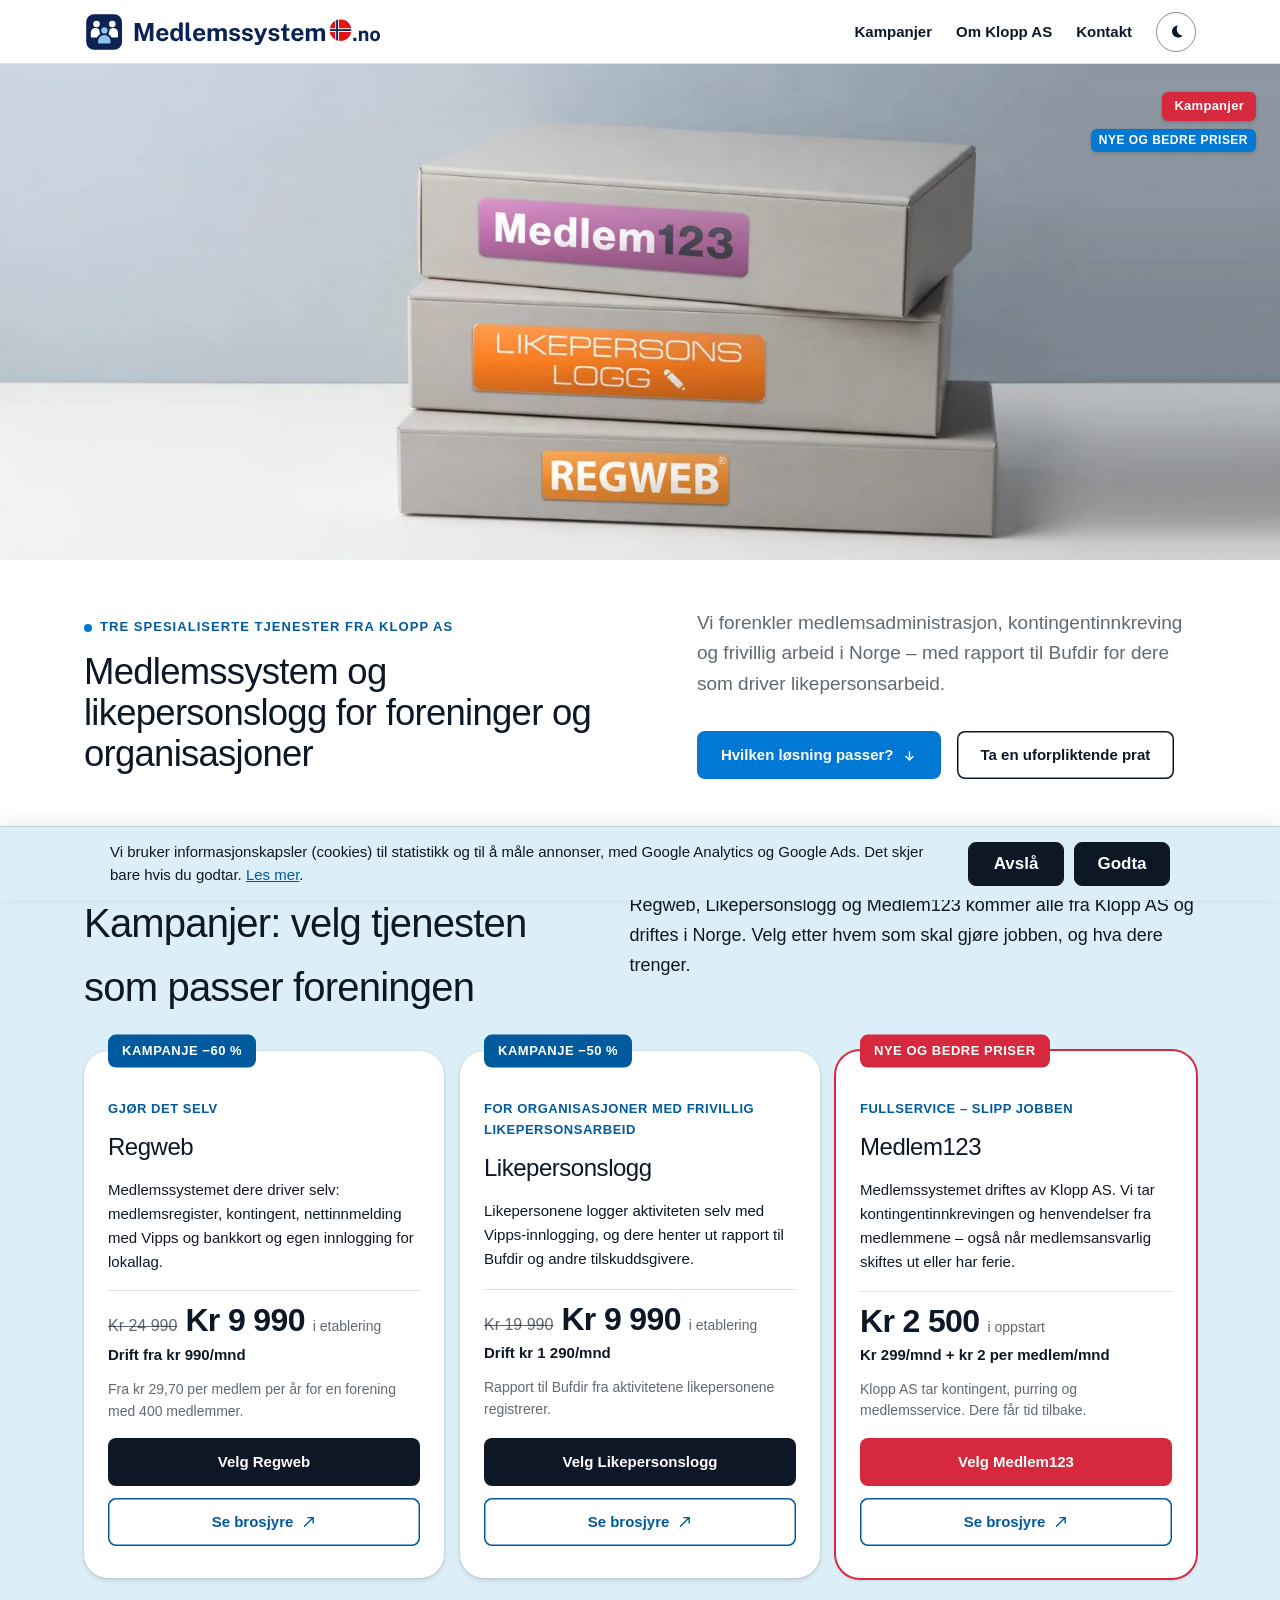
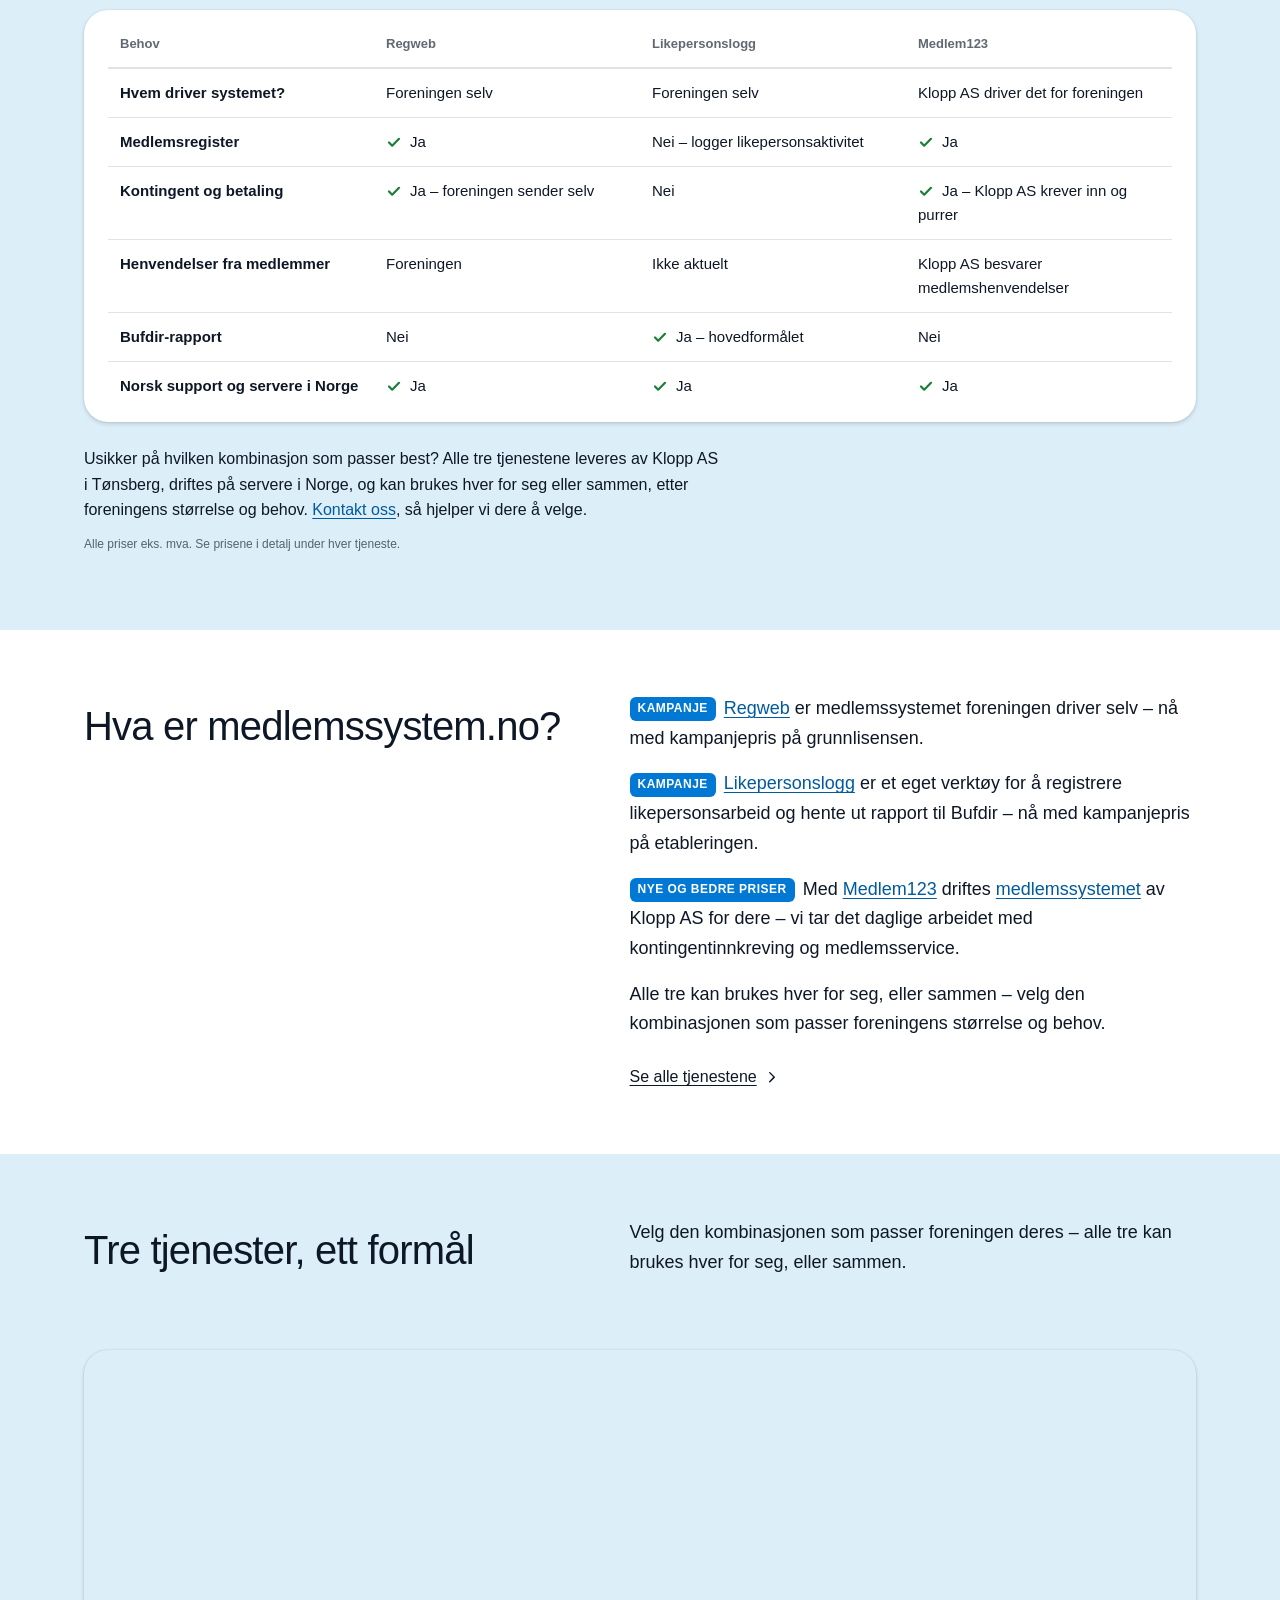
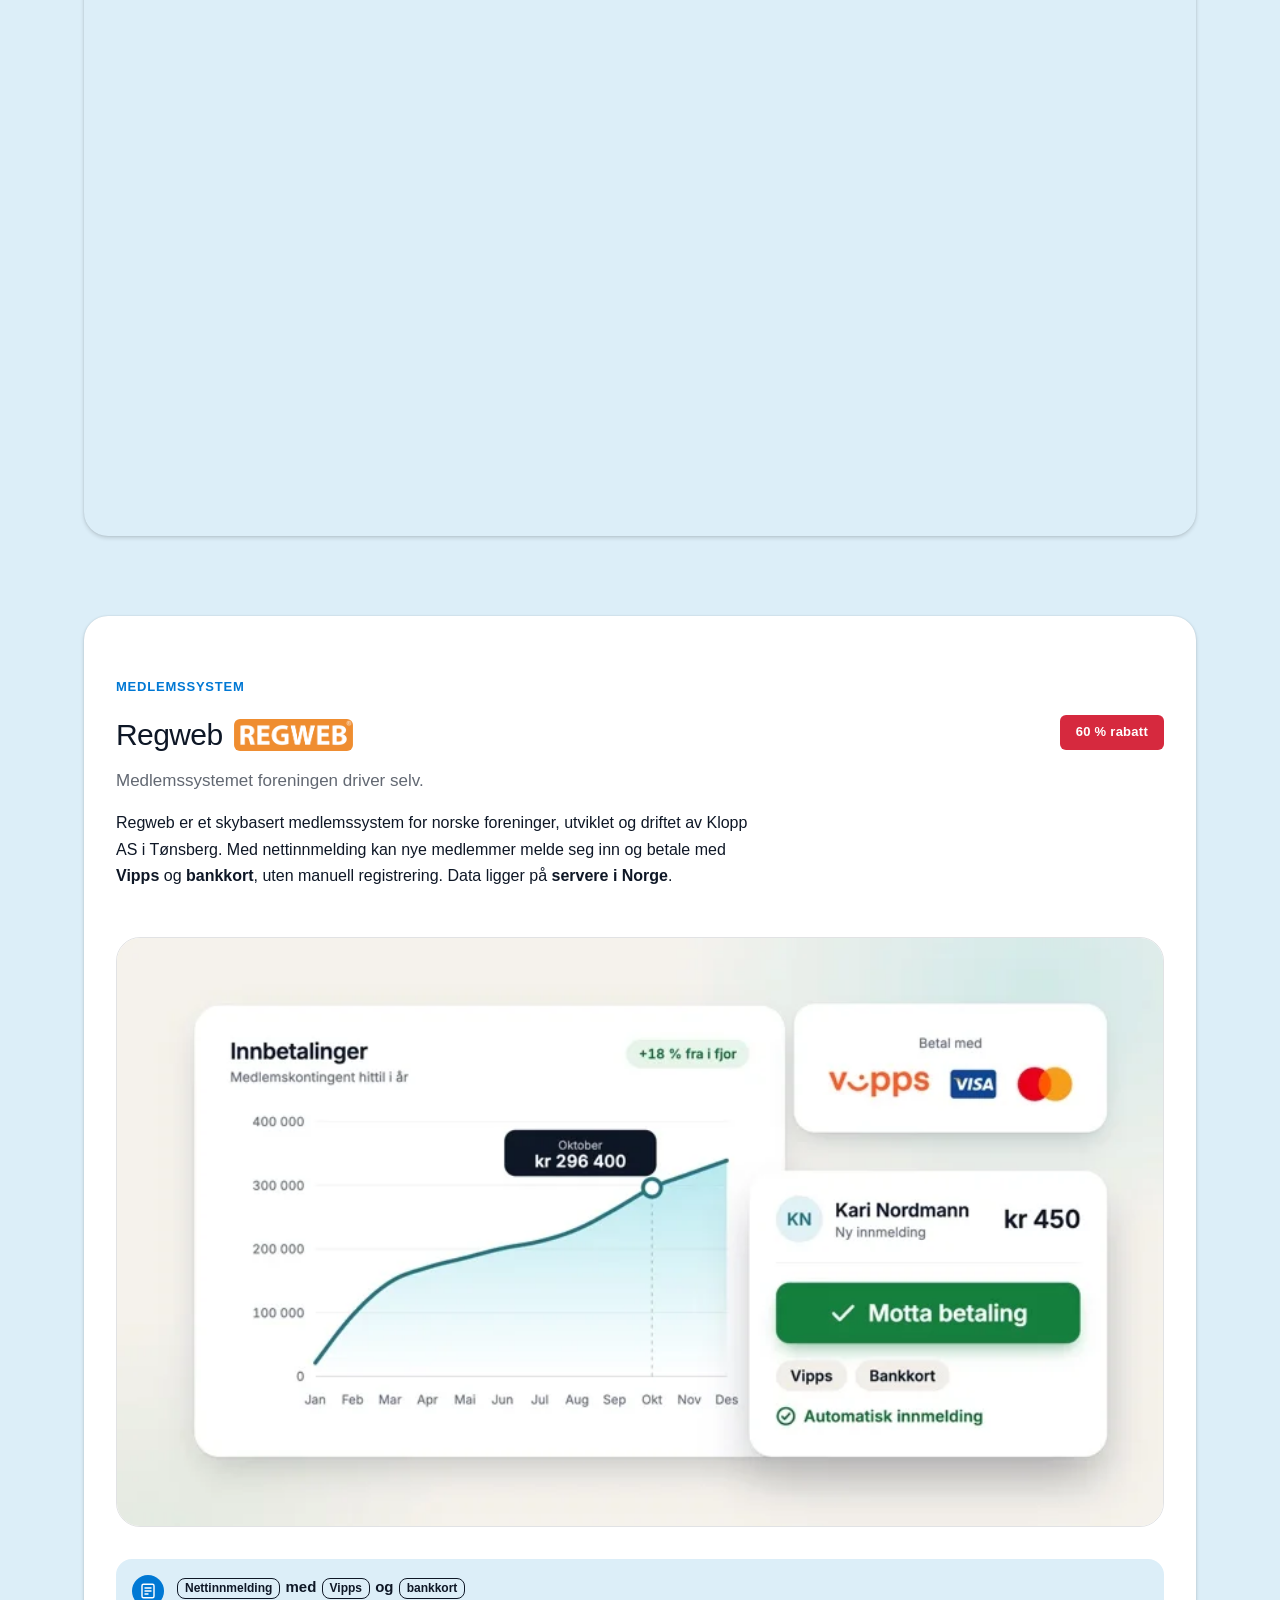
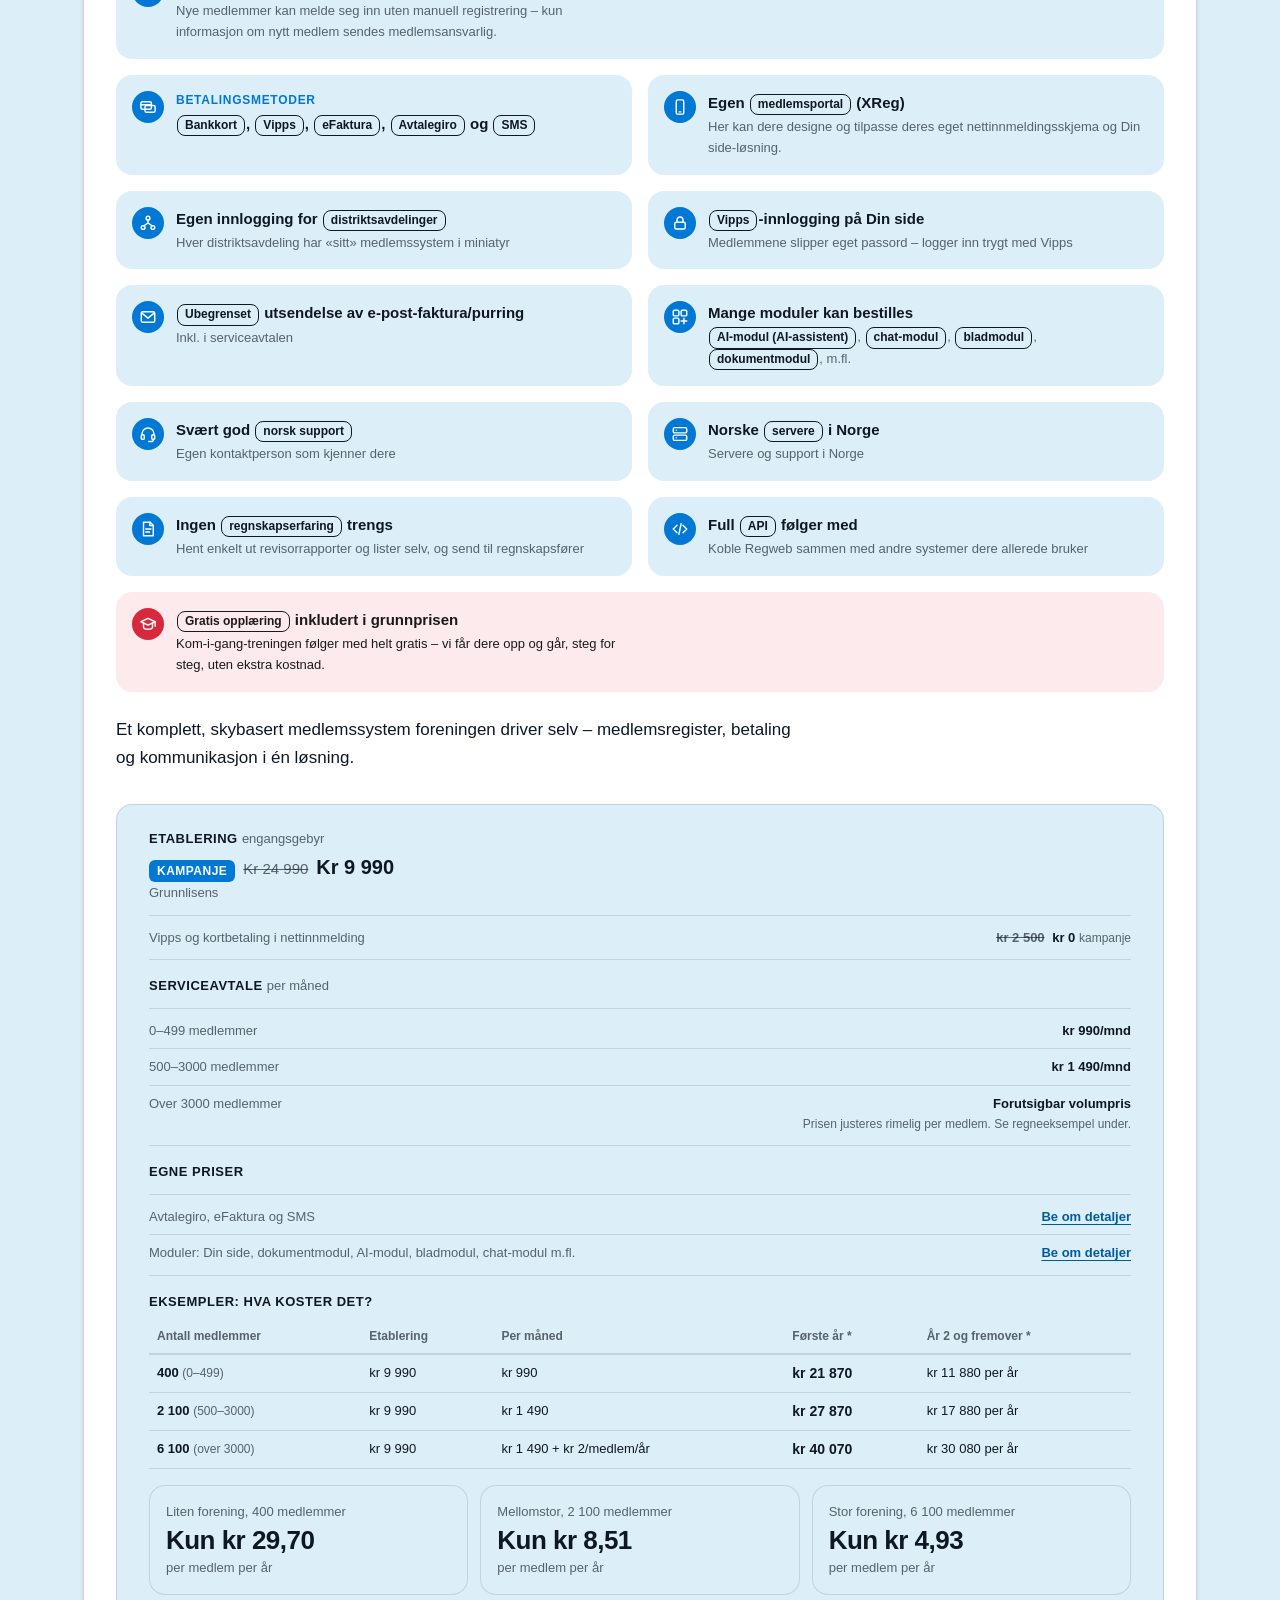
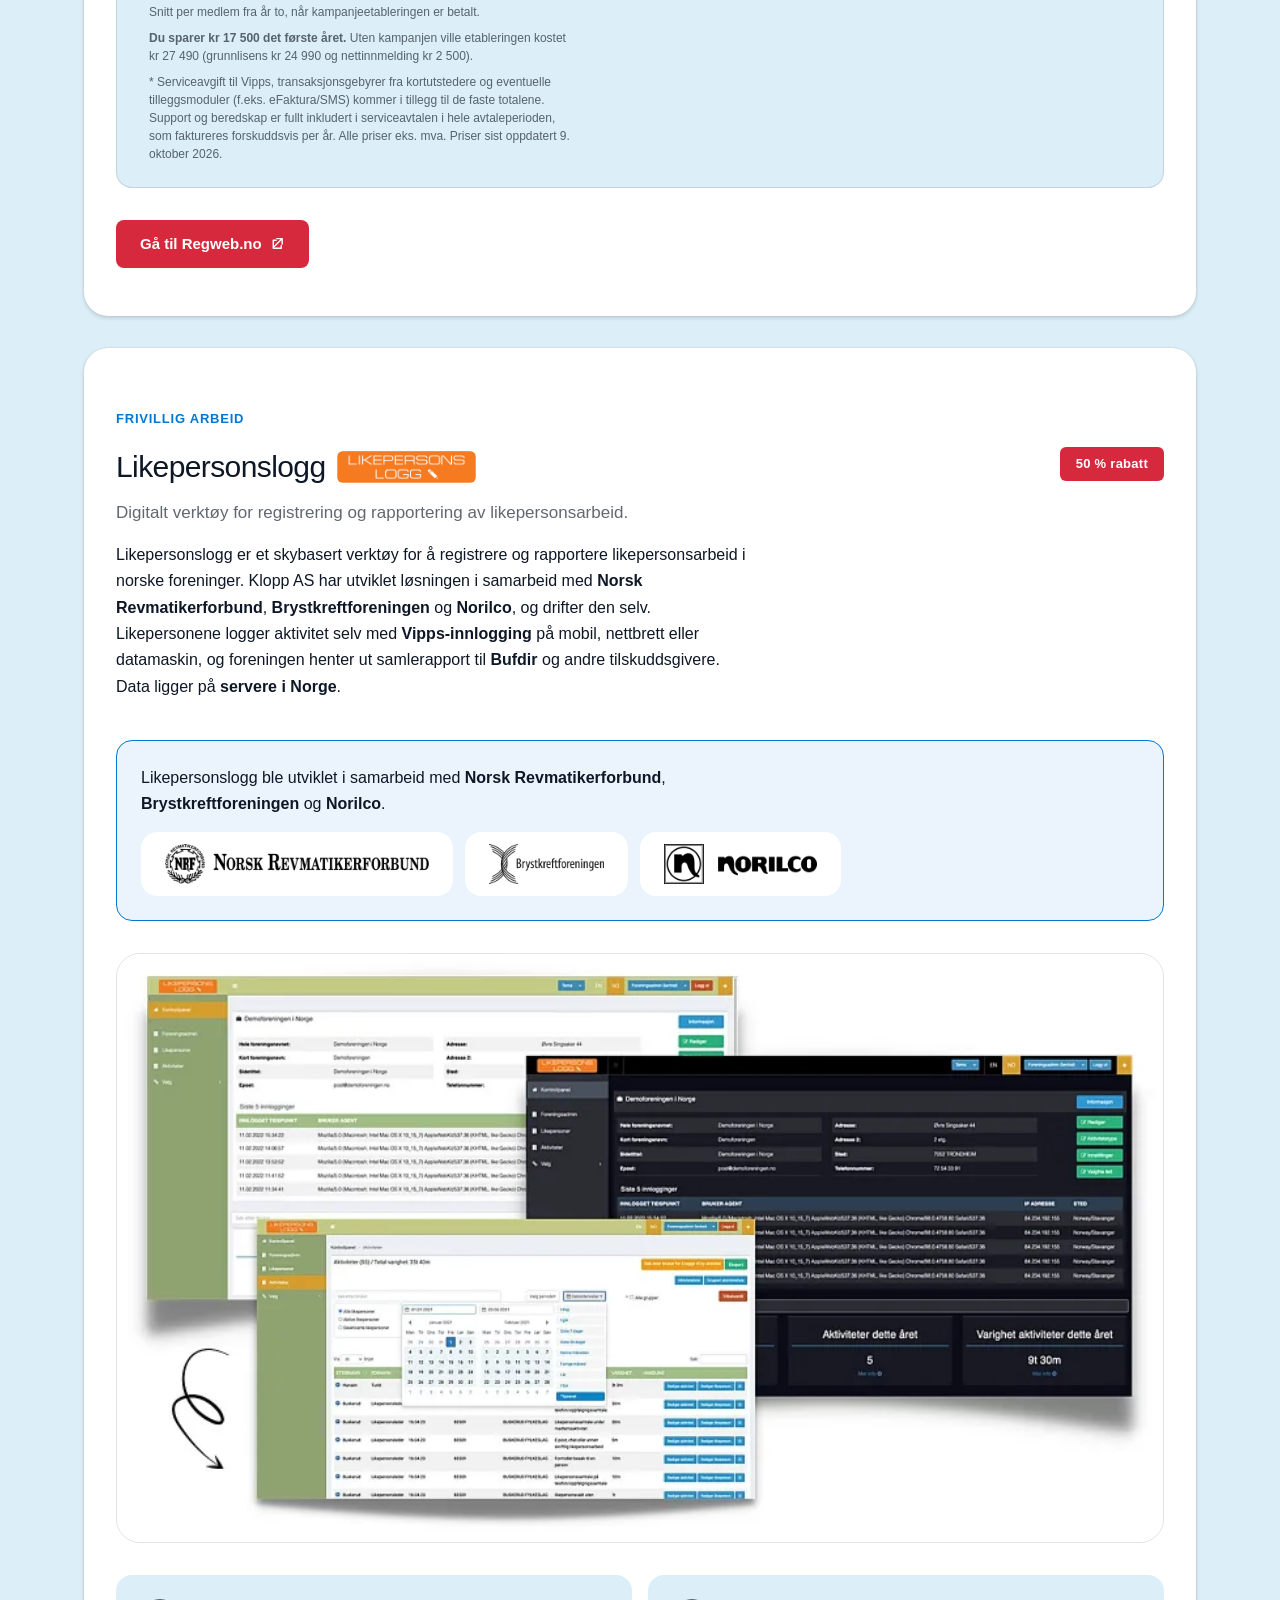
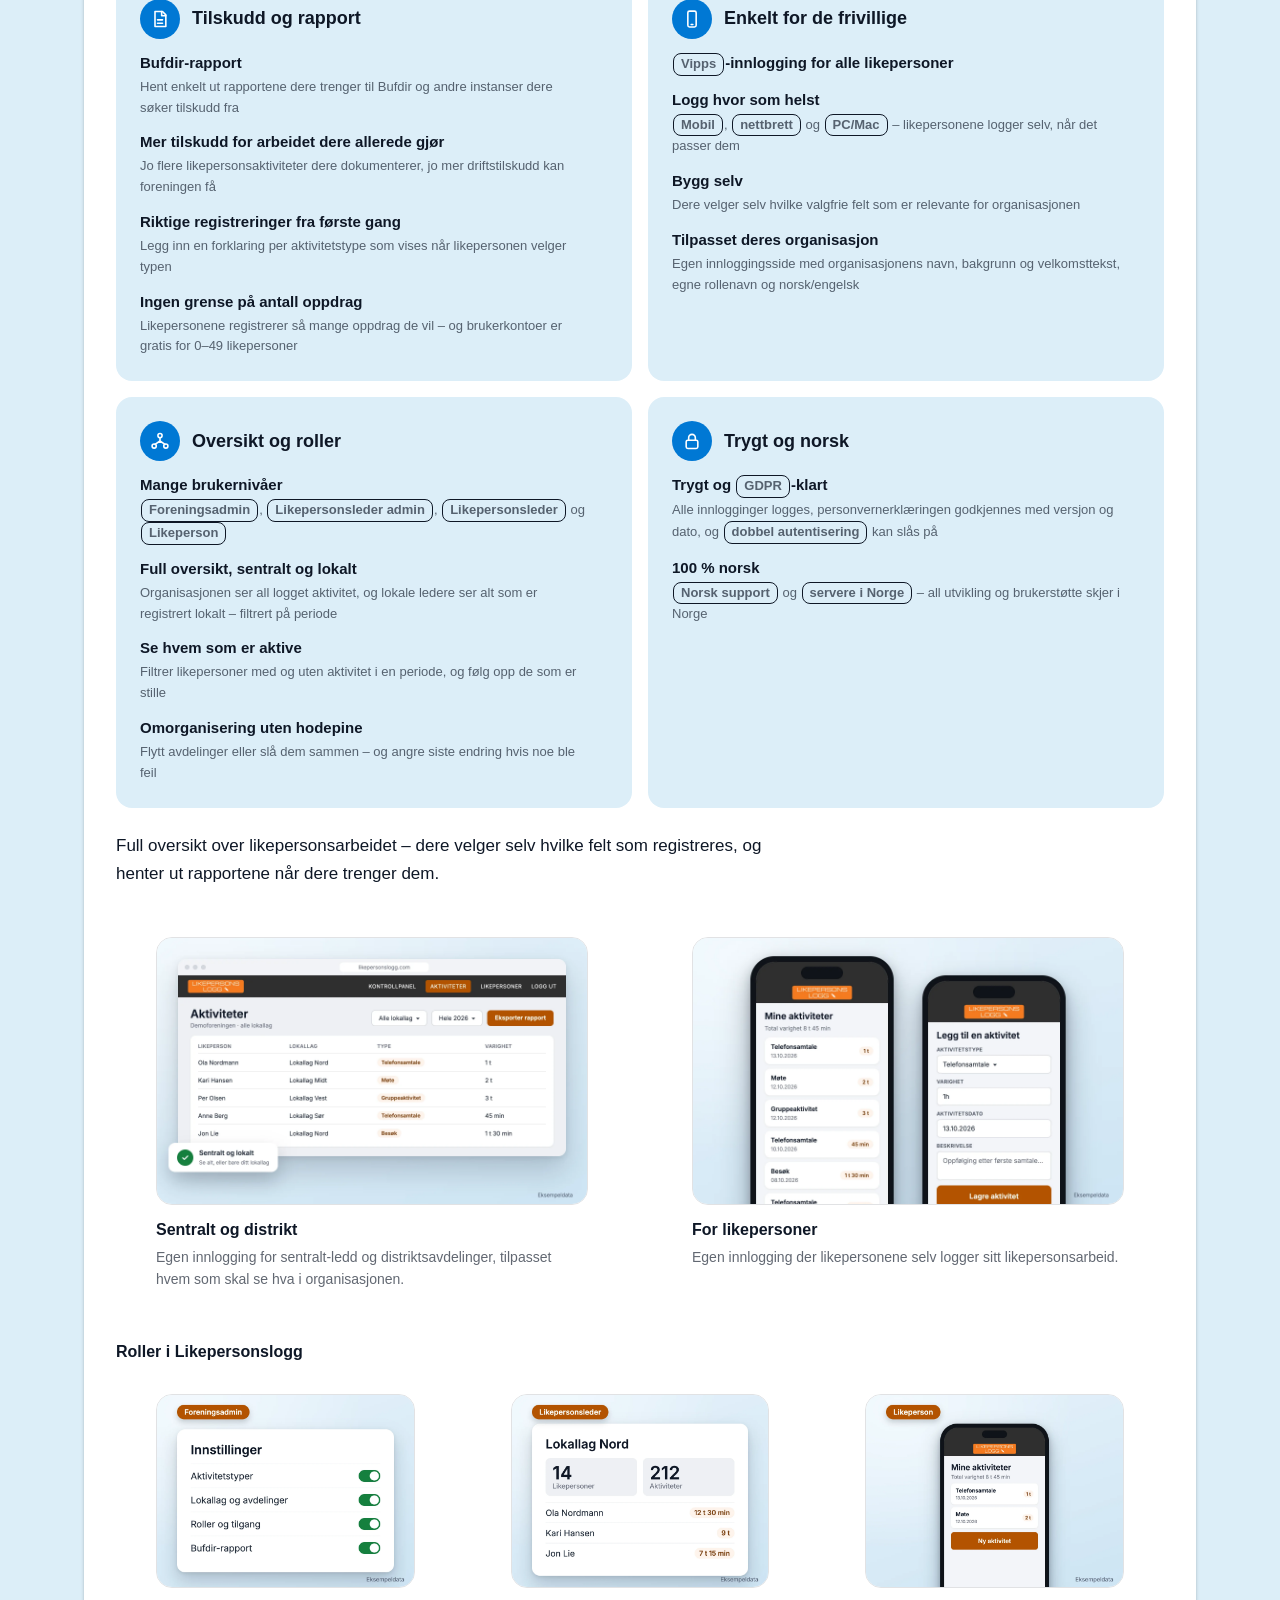
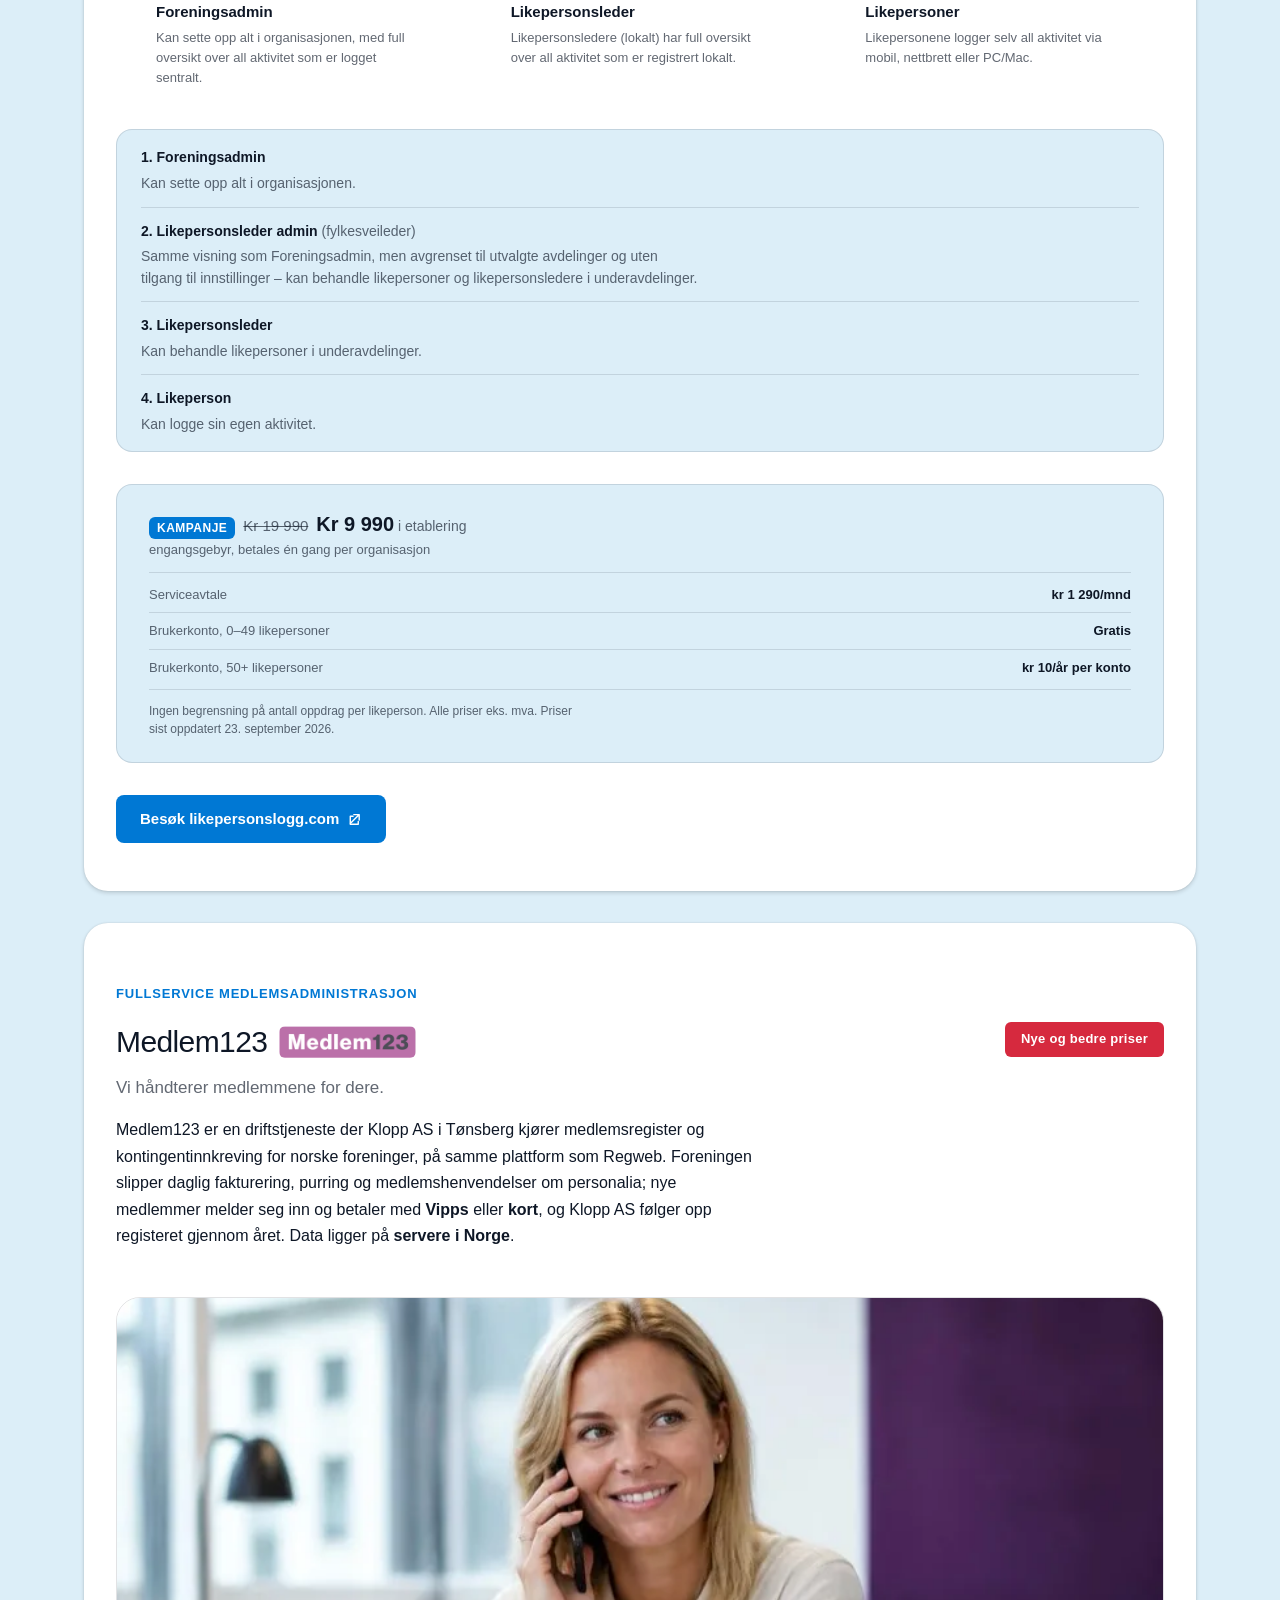
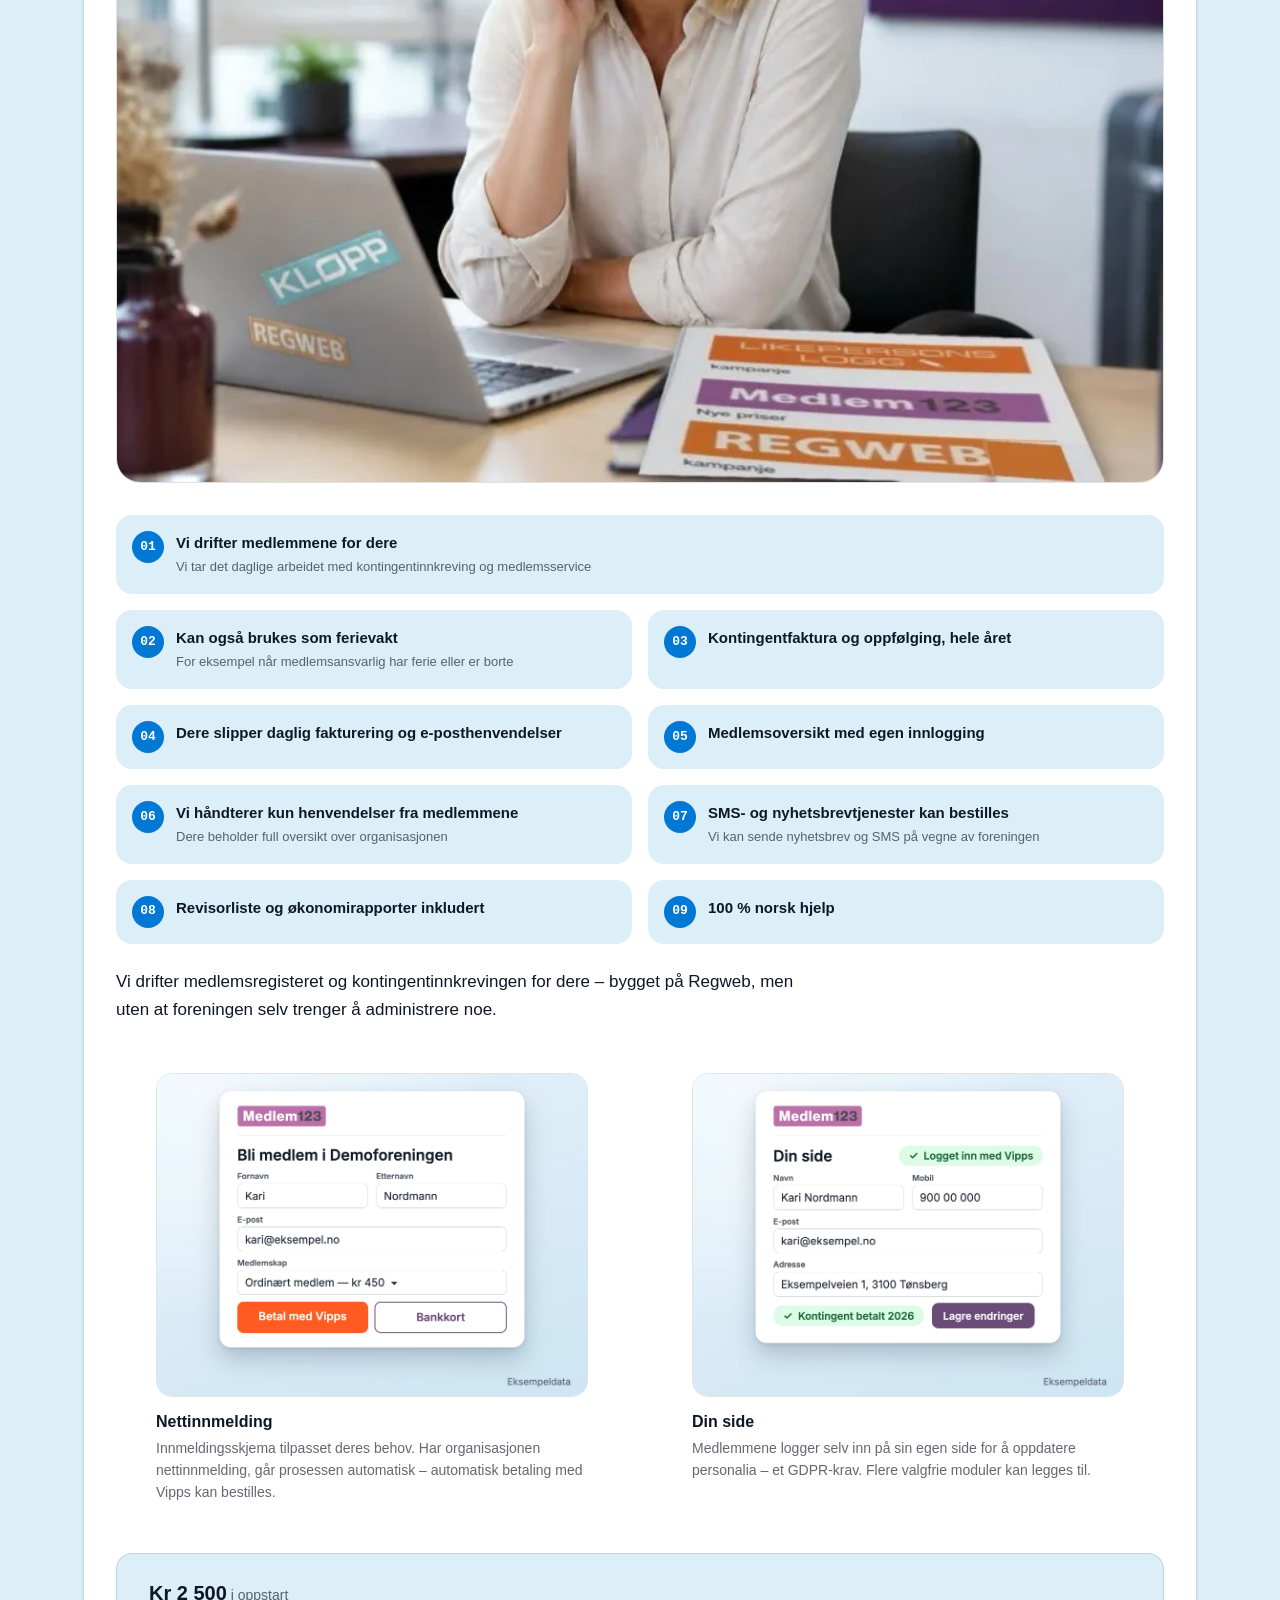
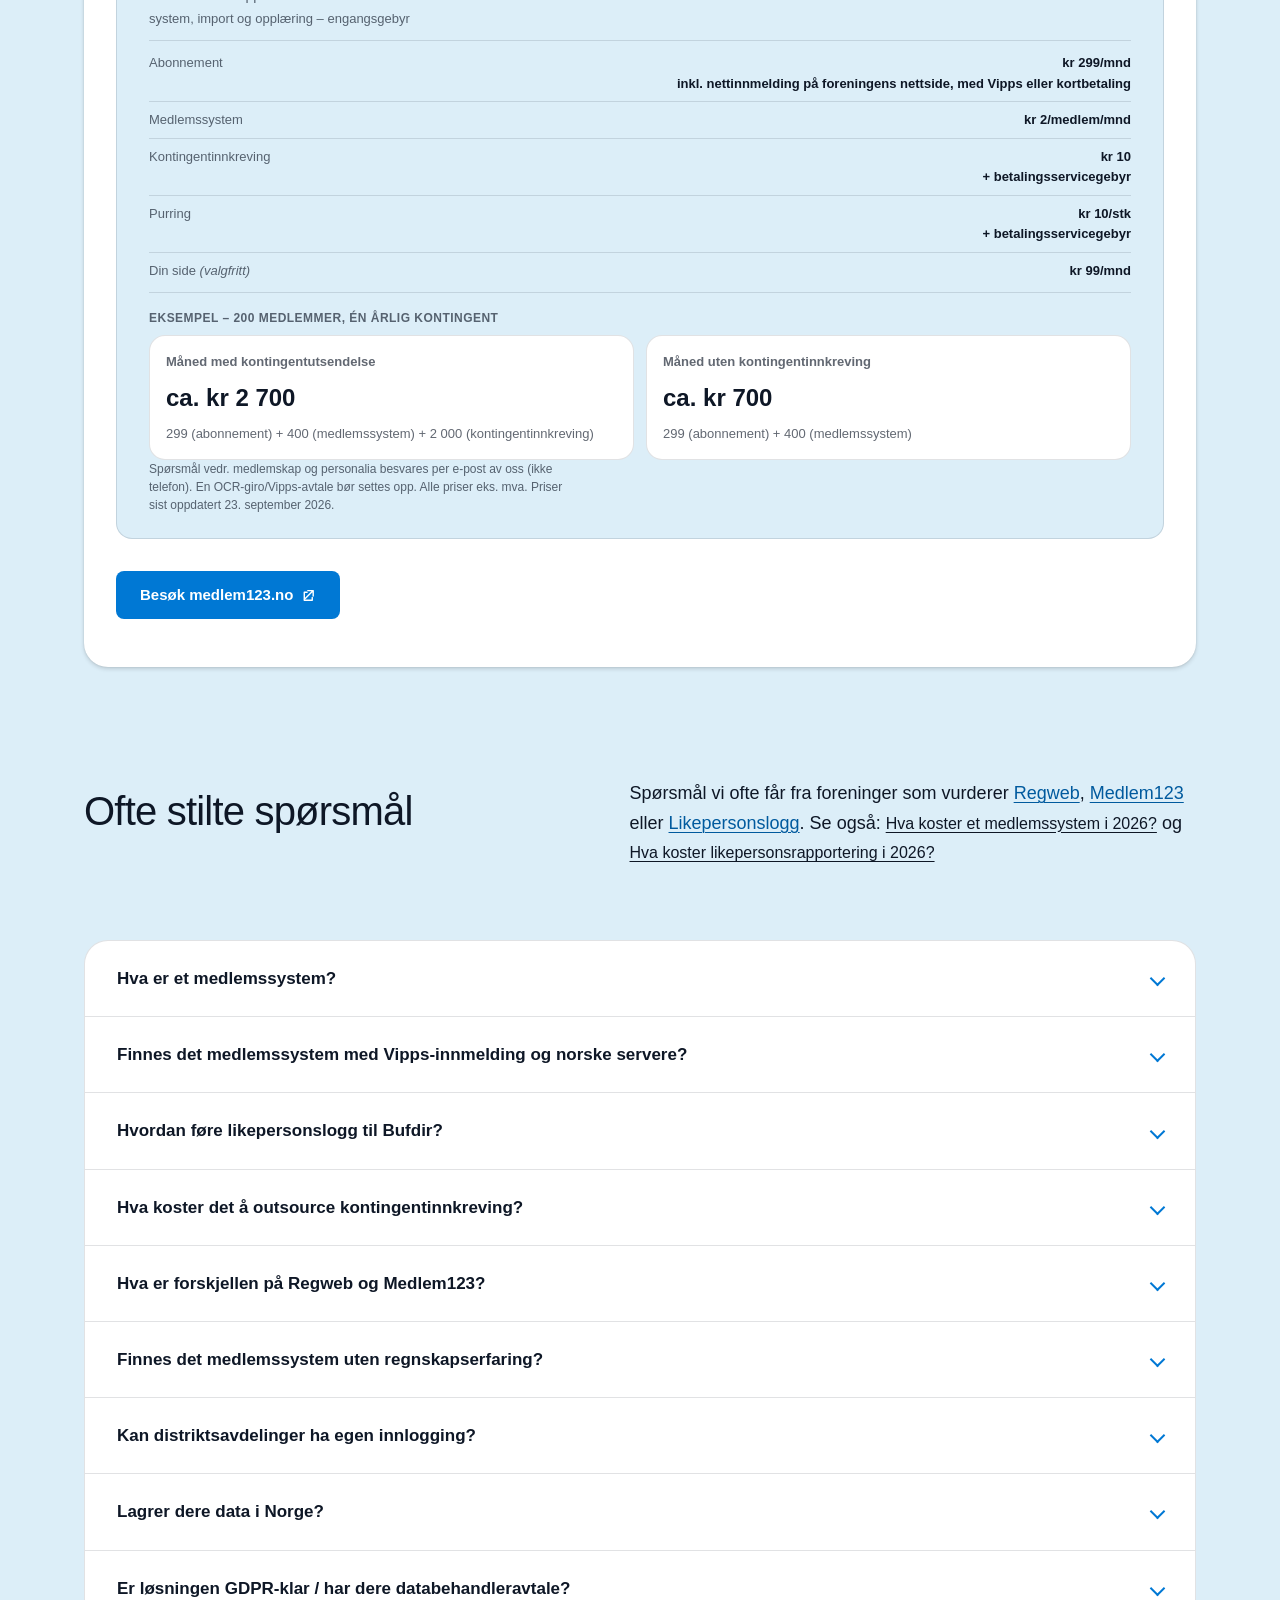
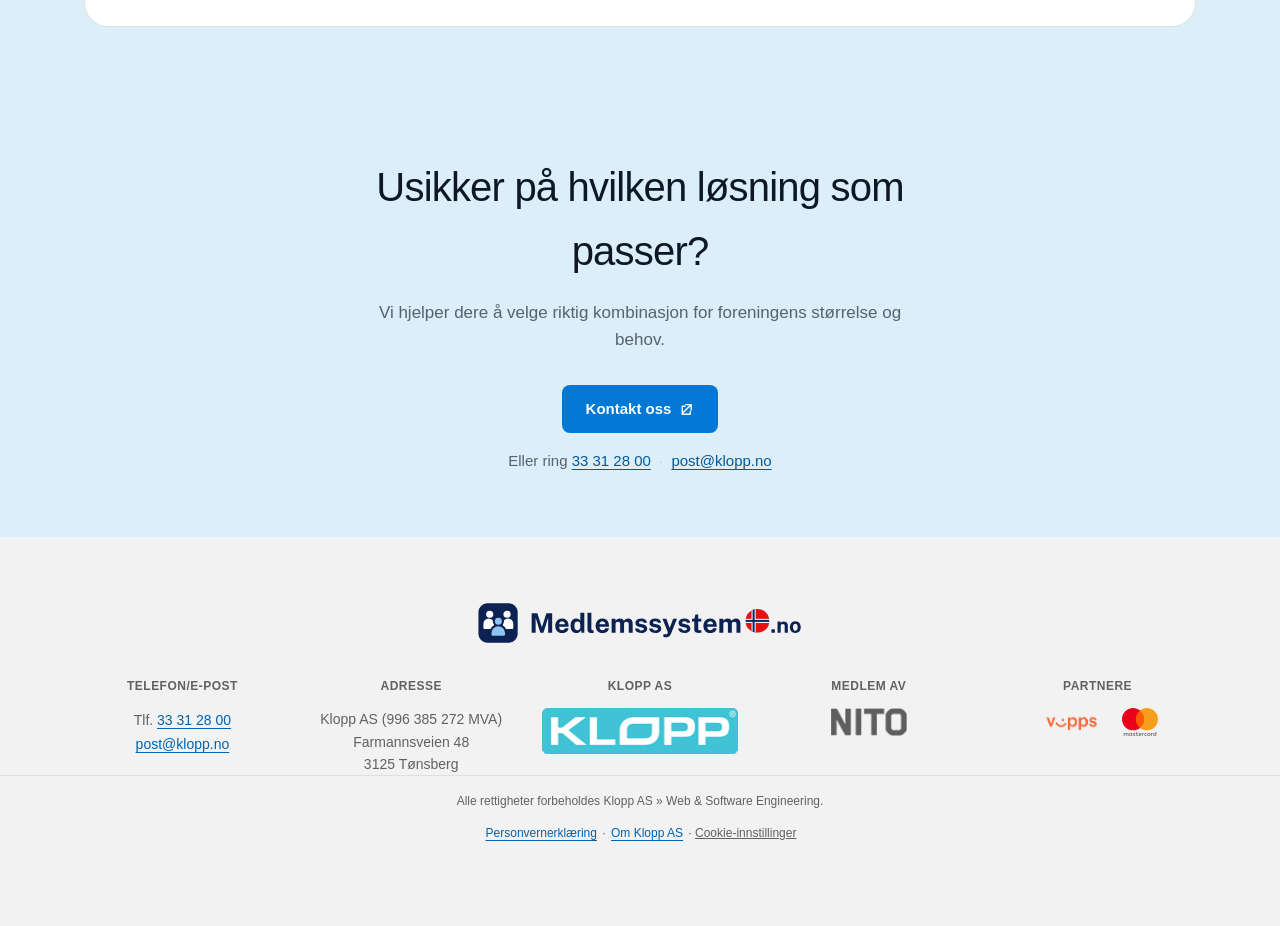
<file: index.html>
<!DOCTYPE html>
<html lang="nb">
    <head>
        <meta charset="utf-8" />
        <meta name="viewport" content="width=device-width, initial-scale=1, shrink-to-fit=no" />
        <meta name="referrer" content="strict-origin-when-cross-origin" />
        <meta http-equiv="Content-Security-Policy" content="default-src 'self'; script-src 'self' 'sha256-cn6OH+Xyd951QqTbjhj//TGbvMdQYI3N5nUKv1m1MLI=' https://www.googletagmanager.com https://*.doubleclick.net; style-src 'self' 'unsafe-inline'; img-src 'self' data: https://www.google-analytics.com https://www.googletagmanager.com https://www.google.com https://googleads.g.doubleclick.net https://www.googleadservices.com https://*.doubleclick.net https://www.google.no; font-src 'self' data:; connect-src 'self' https://www.google-analytics.com https://region1.google-analytics.com https://*.google-analytics.com https://*.analytics.google.com https://www.googletagmanager.com https://www.google.com https://googleads.g.doubleclick.net https://www.googleadservices.com https://*.doubleclick.net https://www.google.no; frame-src https://td.doubleclick.net https://www.googletagmanager.com https://*.doubleclick.net; base-uri 'self'; form-action 'self'; object-src 'none'" />
        <meta name="description" content="Regweb, Medlem123 og Likepersonslogg fra Klopp AS: medlemssystem, kontingentinnkreving og Bufdir-rapport med Vipps-betaling, driftet i Norge." />
        <meta name="author" content="Klopp AS" />
        <link rel="canonical" href="https://medlemssystem.no/" />
        <meta property="og:type" content="website" />
        <meta property="og:url" content="https://medlemssystem.no/" />
        <meta property="og:title" content="Medlemssystem og Likepersonslogg | Vipps, kontingent og Bufdir-rapport" />
        <meta property="og:description" content="Regweb, Medlem123 og Likepersonslogg fra Klopp AS: medlemssystem, kontingentinnkreving og Bufdir-rapport med Vipps-betaling, driftet i Norge." />
        <meta property="og:image" content="https://medlemssystem.no/assets/img/og-image.jpg" />
        <meta property="og:image:type" content="image/jpeg" />
        <meta property="og:image:alt" content="Medlemssystem: Regweb, Medlem123 og Likepersonslogg fra Klopp AS" />
        <meta property="og:image:width" content="1200" />
        <meta property="og:image:height" content="630" />
        <meta property="og:locale" content="nb_NO" />
        <meta name="twitter:card" content="summary_large_image" />
        <meta name="twitter:title" content="Medlemssystem og Likepersonslogg | Vipps, kontingent og Bufdir-rapport" />
        <meta name="twitter:description" content="Regweb, Medlem123 og Likepersonslogg fra Klopp AS: medlemssystem, kontingentinnkreving og Bufdir-rapport med Vipps-betaling, driftet i Norge." />
        <meta name="twitter:image" content="https://medlemssystem.no/assets/img/og-image.jpg" />
        <meta name="twitter:image:alt" content="Medlemssystem: Regweb, Medlem123 og Likepersonslogg fra Klopp AS" />
        <meta name="color-scheme" content="light dark" />
        <script>
            (function () {
                var saved = localStorage.getItem("medlemssystem-theme");
                document.documentElement.setAttribute(
                    "data-theme",
                    saved === "light" || saved === "dark" ? saved : "light"
                );
            })();
        </script>
        <title>Medlemssystem og Likepersonslogg | Vipps, kontingent og Bufdir-rapport</title>
        <link rel="icon" type="image/x-icon" href="assets/img/favicon.ico" />
        <link rel="icon" type="image/svg+xml" href="assets/img/logo/medlemssystem-ikon-kvadrat.svg" />
        <link rel="icon" type="image/png" sizes="32x32" href="assets/img/logo/favicon-32.png" />
        <link rel="apple-touch-icon" href="assets/img/apple-touch-icon.png" />
        <link rel="manifest" href="/site.webmanifest" />
        <meta name="theme-color" content="#ffffff" media="(prefers-color-scheme: light)" />
        <meta name="theme-color" content="#1b1a19" media="(prefers-color-scheme: dark)" />
        <link href="css/site.css" rel="stylesheet" />
        <script type="application/ld+json">
        {
            "@context": "https://schema.org",
            "@type": "WebSite",
            "@id": "https://medlemssystem.no/#website",
            "name": "Medlemssystem",
            "url": "https://medlemssystem.no/",
            "publisher": { "@id": "https://klopp.no/#organization" },
            "inLanguage": "nb-NO"
        }
        </script>
        <script type="application/ld+json">
        {
            "@context": "https://schema.org",
            "@type": "WebPage",
            "@id": "https://medlemssystem.no/#webpage",
            "name": "Medlemssystem og Likepersonslogg | Vipps, kontingent og Bufdir-rapport",
            "url": "https://medlemssystem.no/",
            "isPartOf": { "@id": "https://medlemssystem.no/#website" },
            "about": { "@id": "https://klopp.no/#organization" },
            "inLanguage": "nb-NO"
        }
        </script>
        <script type="application/ld+json">
        {
            "@context": "https://schema.org",
            "@type": "Organization",
            "@id": "https://klopp.no/#organization",
            "name": "Klopp AS",
            "description": "Klopp AS er et norsk IT-selskap i Tønsberg, etablert i 2011. Selskapet utvikler og drifter Regweb medlemssystem, Medlem123 medlemsdrift, Likepersonslogg oppdragslogg og XReg verktøykasse for foreninger og organisasjoner. I tillegg leverer de skreddersydde webapplikasjoner, AI-agenter og systemintegrasjoner til bedrifter og offentlig sektor. Klopp AS har et tett utviklingssamarbeid med Vipps og Mastercard. All utvikling, drift og support skjer internt, og alle data lagres på norske servere.",
            "url": "https://klopp.no/",
            "sameAs": [
                "https://klopp.no/",
                "https://www.proff.no/selskap/klopp-as/t%C3%B8nsberg/dataprogramvare-og-utvikling/IGH7ZSO009O",
                "https://virksomhet.brreg.no/nb/oppslag/enheter/996385272",
                "https://regweb.no/",
                "https://medlem123.no/",
                "https://likepersonslogg.com/",
                "https://medlemssystem.no/om-klopp-as.html"
            ],
            "logo": {
                "@type": "ImageObject",
                "url": "https://medlemssystem.no/assets/img/Klopp_logo_ink_R_w200.png",
                "width": 200,
                "height": 46
            },
            "foundingDate": "2011-01-14",
            "vatID": "NO996385272MVA",
            "telephone": "+4733312800",
            "email": "post@klopp.no",
            "knowsLanguage": "nb",
            "address": {
                "@type": "PostalAddress",
                "streetAddress": "Farmannsveien 48",
                "postalCode": "3125",
                "addressLocality": "Tønsberg",
                "addressCountry": "NO"
            },
            "geo": {
                "@type": "GeoCoordinates",
                "latitude": 59.27723,
                "longitude": 10.40639
            },
            "openingHoursSpecification": {
                "@type": "OpeningHoursSpecification",
                "dayOfWeek": [
                    "Monday",
                    "Tuesday",
                    "Wednesday",
                    "Thursday",
                    "Friday"
                ],
                "opens": "09:00",
                "closes": "15:00"
            },
            "areaServed": {
                "@type": "Country",
                "name": "Norway"
            },
            "contactPoint": {
                "@type": "ContactPoint",
                "contactType": "customer service",
                "telephone": "+4733312800",
                "email": "post@klopp.no",
                "areaServed": "NO",
                "availableLanguage": [
                    "Norwegian"
                ]
            },
            "taxID": "996385272"
        }
        </script>
        <script type="application/ld+json">
        {
            "@context": "https://schema.org",
            "@type": "SoftwareApplication",
            "name": "Regweb",
            "url": "https://regweb.no/",
            "description": "Skybasert medlemssystem foreningen driver selv – medlemsregister, betaling og kommunikasjon, med Vipps, eFaktura, Avtalegiro og API-integrasjon mot foreningens egne systemer.",
            "applicationCategory": "BusinessApplication",
            "operatingSystem": "Web",
            "featureList": ["Vipps-betaling", "eFaktura", "Avtalegiro", "API-integrasjon", "Din side (medlemsportal)"],
            "screenshot": "https://medlemssystem.no/assets/img/products/regweb-visual.jpg",
            "countriesSupported": "NO",
            "inLanguage": "nb-NO",
            "provider": { "@id": "https://klopp.no/#organization" },
            "offers": [
                {
                    "@type": "Offer",
                    "name": "Grunnlisens, kampanjepris",
                    "priceCurrency": "NOK",
                    "price": "9990",
                    "description": "Kampanjepris på grunnlisens (ordinær pris kr 24 990), engangsgebyr. Nettinnmelding med Vipps og kortbetaling (normalt kr 2 500) er inkludert i kampanjeperioden. Serviceavtale kommer i tillegg fra kr 990/mnd (0–499 medlemmer).",
                    "priceSpecification": {
                        "@type": "UnitPriceSpecification",
                        "price": "9990",
                        "priceCurrency": "NOK",
                        "referenceQuantity": { "@type": "QuantitativeValue", "value": 1, "unitText": "grunnlisens, engangsgebyr" }
                    }
                },
                {
                    "@type": "Offer",
                    "name": "Serviceavtale, 0–499 medlemmer",
                    "priceCurrency": "NOK",
                    "price": "990",
                    "priceSpecification": {
                        "@type": "UnitPriceSpecification",
                        "price": "990",
                        "priceCurrency": "NOK",
                        "billingDuration": { "@type": "QuantitativeValue", "value": 1, "unitCode": "MON" }
                    }
                }
            ]
        }
        </script>
        <script type="application/ld+json">
        {
            "@context": "https://schema.org",
            "@type": "SoftwareApplication",
            "name": "Medlem123",
            "url": "https://medlem123.no/",
            "description": "Fullservice medlemsadministrasjon – Klopp AS drifter medlemsregister og kontingentinnkreving for foreningen, med Vipps-betaling og Din side inkludert som tillegg.",
            "applicationCategory": "BusinessApplication",
            "operatingSystem": "Web",
            "featureList": ["Vipps-betaling", "Nettinnmelding", "Din side (medlemsportal)"],
            "screenshot": "https://medlemssystem.no/assets/img/products/medlem123-nettinnmelding.jpg",
            "countriesSupported": "NO",
            "inLanguage": "nb-NO",
            "provider": { "@id": "https://klopp.no/#organization" },
            "offers": [
                {
                    "@type": "Offer",
                    "name": "Oppstart",
                    "priceCurrency": "NOK",
                    "price": "2500",
                    "description": "System, import og opplæring, engangsgebyr.",
                    "priceSpecification": {
                        "@type": "UnitPriceSpecification",
                        "price": "2500",
                        "priceCurrency": "NOK",
                        "referenceQuantity": { "@type": "QuantitativeValue", "value": 1, "unitText": "engangsgebyr" }
                    }
                },
                {
                    "@type": "Offer",
                    "name": "Abonnement",
                    "priceCurrency": "NOK",
                    "price": "299",
                    "description": "Abonnement kr 299/mnd (inkl. nettinnmelding med Vipps eller kortbetaling) + kr 2/medlem/mnd for medlemssystemet. Kontingentinnkreving kr 10 + betalingsservicegebyr, purring kr 10/stk + betalingsservicegebyr.",
                    "priceSpecification": {
                        "@type": "UnitPriceSpecification",
                        "price": "299",
                        "priceCurrency": "NOK",
                        "billingDuration": { "@type": "QuantitativeValue", "value": 1, "unitCode": "MON" }
                    }
                }
            ]
        }
        </script>
        <script type="application/ld+json">
        {
            "@context": "https://schema.org",
            "@type": "SoftwareApplication",
            "name": "Likepersonslogg",
            "url": "https://likepersonslogg.com/",
            "description": "Digitalt verktøy for registrering og rapportering av likepersonsarbeid, med Vipps-innlogging for likepersoner og rapport til Bufdir for organisasjonen.",
            "applicationCategory": "BusinessApplication",
            "operatingSystem": "Web",
            "featureList": ["Vipps-innlogging", "Bufdir-rapport", "Rollestyring (4 nivåer)"],
            "screenshot": "https://medlemssystem.no/assets/img/products/likepersonslogg-visual.jpg",
            "countriesSupported": "NO",
            "inLanguage": "nb-NO",
            "provider": { "@id": "https://klopp.no/#organization" },
            "offers": [
                {
                    "@type": "Offer",
                    "name": "Etablering, kampanjepris",
                    "priceCurrency": "NOK",
                    "price": "9990",
                    "description": "Kampanjepris i etablering (ordinær pris kr 19 990), engangsgebyr per organisasjon. Serviceavtale kommer i tillegg, kr 1 290/mnd.",
                    "priceSpecification": {
                        "@type": "UnitPriceSpecification",
                        "price": "9990",
                        "priceCurrency": "NOK",
                        "referenceQuantity": { "@type": "QuantitativeValue", "value": 1, "unitText": "etableringsgebyr, engangsgebyr" }
                    }
                },
                {
                    "@type": "Offer",
                    "name": "Serviceavtale",
                    "priceCurrency": "NOK",
                    "price": "1290",
                    "priceSpecification": {
                        "@type": "UnitPriceSpecification",
                        "price": "1290",
                        "priceCurrency": "NOK",
                        "billingDuration": { "@type": "QuantitativeValue", "value": 1, "unitCode": "MON" }
                    }
                }
            ]
        }
        </script>
        <script type="application/ld+json">
        {
            "@context": "https://schema.org",
            "@type": "FAQPage",
            "mainEntity": [
                {
                    "@type": "Question",
                    "name": "Hva er et medlemssystem?",
                    "acceptedAnswer": {
                        "@type": "Answer",
                        "text": "Et medlemssystem er et digitalt verktøy for å føre medlemsregister, sende kontingentfaktura og holde oversikt over betalt og ubetalt kontingent samt inn- og utmeldinger."
                    }
                },
                {
                    "@type": "Question",
                    "name": "Finnes det medlemssystem med Vipps-innmelding og norske servere?",
                    "acceptedAnswer": {
                        "@type": "Answer",
                        "text": "Ja. Både Regweb og Medlem123 kan settes opp med Vipps-betaling ved nettinnmelding, og begge driftes på norske servere av Klopp AS."
                    }
                },
                {
                    "@type": "Question",
                    "name": "Hvordan føre likepersonslogg til Bufdir?",
                    "acceptedAnswer": {
                        "@type": "Answer",
                        "text": "Likepersonene registrerer egen aktivitet fortløpende i Likepersonslogg (dato, varighet, type oppdrag). Foreningsadmin eller likepersonsleder henter ut samlerapporter per periode/avdeling og bruker disse direkte i tilskuddssøknaden til Bufdir eller andre instanser."
                    }
                },
                {
                    "@type": "Question",
                    "name": "Hva koster det å outsource kontingentinnkreving?",
                    "acceptedAnswer": {
                        "@type": "Answer",
                        "text": "Med Medlem123: kr 2 500 i oppstart (engangsgebyr), deretter kr 299/mnd i abonnement + kr 2/medlem/mnd for medlemssystemet, kr 10 per kontingentfaktura og kr 10 per purring (begge + betalingsservicegebyr). Eksempel: en forening med 200 medlemmer og én årlig fellesutsendelse betaler ca. kr 2 700 den måneden kontingenten sendes ut, og ca. kr 700/mnd resten av året."
                    }
                },
                {
                    "@type": "Question",
                    "name": "Hva er forskjellen på Regweb og Medlem123?",
                    "acceptedAnswer": {
                        "@type": "Answer",
                        "text": "Regweb er medlemssystemet foreningen driver selv. Medlem123 bruker samme teknologi, men Klopp AS drifter medlemsregisteret og kontingentinnkrevingen for foreningen i stedet."
                    }
                },
                {
                    "@type": "Question",
                    "name": "Finnes det medlemssystem uten regnskapserfaring?",
                    "acceptedAnswer": {
                        "@type": "Answer",
                        "text": "Ja. Regweb krever ingen regnskapserfaring, og med Medlem123 tar Klopp AS hele den løpende kontingentinnkrevingen for foreningen."
                    }
                },
                {
                    "@type": "Question",
                    "name": "Kan distriktsavdelinger ha egen innlogging?",
                    "acceptedAnswer": {
                        "@type": "Answer",
                        "text": "Ja, i Regweb. Hver distriktsavdeling får egen innlogging og egne medlemslister avgrenset til egne medlemmer, mens sentralleddet beholder full oversikt over hele organisasjonen."
                    }
                },
                {
                    "@type": "Question",
                    "name": "Lagrer dere data i Norge?",
                    "acceptedAnswer": {
                        "@type": "Answer",
                        "text": "Ja. Regweb, Medlem123 og Likepersonslogg driftes alle på norsk serverinfrastruktur."
                    }
                },
                {
                    "@type": "Question",
                    "name": "Er løsningen GDPR-klar / har dere databehandleravtale?",
                    "acceptedAnswer": {
                        "@type": "Answer",
                        "text": "Ja. Foreningen er behandlingsansvarlig og Klopp AS er databehandler for alle tre tjenestene – skriftlig databehandleravtale inngås ved oppstart."
                    }
                }
            ]
        }
        </script>
        <script type="application/ld+json">
        {
            "@context": "https://schema.org",
            "@type": "ItemList",
            "name": "Tjenester fra Klopp AS for foreninger og organisasjoner",
            "itemListElement": [
                {
                    "@type": "ListItem",
                    "position": 1,
                    "item": {
                        "@type": "Service",
                        "name": "Regweb",
                        "description": "Skybasert medlemssystem foreningen driver selv – medlemsregister, betaling og kommunikasjon.",
                        "url": "https://regweb.no/",
                        "provider": { "@id": "https://klopp.no/#organization" },
                        "areaServed": { "@type": "Country", "name": "Norway" },
                        "offers": {
                            "@type": "Offer",
                            "price": "9990",
                            "priceCurrency": "NOK",
                            "description": "Grunnlisens, kampanjepris (ordinær pris kr 24 990, engangsgebyr), inkludert nettinnmelding med Vipps og kortbetaling (normalt kr 2 500) i kampanjeperioden. Serviceavtale kommer i tillegg fra kr 990/mnd."
                        }
                    }
                },
                {
                    "@type": "ListItem",
                    "position": 2,
                    "item": {
                        "@type": "Service",
                        "name": "Medlem123",
                        "description": "Fullservice medlemsadministrasjon – Klopp AS drifter medlemsregister og kontingentinnkreving for foreningen.",
                        "url": "https://medlem123.no/",
                        "provider": { "@id": "https://klopp.no/#organization" },
                        "areaServed": { "@type": "Country", "name": "Norway" },
                        "offers": {
                            "@type": "Offer",
                            "price": "299",
                            "priceCurrency": "NOK",
                            "description": "Abonnement kr 299/mnd (inkl. nettinnmelding med Vipps eller kortbetaling) + kr 2/medlem/mnd for medlemssystemet. Kontingentinnkreving kr 10 (+ betalingsservicegebyr), purring kr 10/stk (+ betalingsservicegebyr). Din side (valgfritt) kr 99/mnd. Oppstart (system, import og opplæring) kr 2 500, engangsgebyr."
                        }
                    }
                },
                {
                    "@type": "ListItem",
                    "position": 3,
                    "item": {
                        "@type": "Service",
                        "name": "Likepersonslogg",
                        "description": "Digitalt verktøy for registrering og rapportering av likepersonsarbeid (frivillig arbeid).",
                        "url": "https://likepersonslogg.com/",
                        "provider": { "@id": "https://klopp.no/#organization" },
                        "areaServed": { "@type": "Country", "name": "Norway" },
                        "offers": {
                            "@type": "Offer",
                            "price": "1290",
                            "priceCurrency": "NOK",
                            "description": "Serviceavtale kr 1290/mnd. Etableringsgebyr kampanjepris kr 9 990 (ordinær pris kr 19 990, engangsgebyr, betales én gang per organisasjon)."
                        },
                        "mentions": [
                            { "@type": "NGO", "name": "Norilco", "sameAs": "https://www.norilco.no/" },
                            { "@type": "NGO", "name": "Brystkreftforeningen", "sameAs": "https://www.brystkreftforeningen.no/" },
                            { "@type": "NGO", "name": "Norsk Revmatikerforbund", "sameAs": "https://www.revmatiker.no/" }
                        ]
                    }
                }
            ]
        }
        </script>
        <script type="application/ld+json">
        {
            "@context": "https://schema.org",
            "@type": "Service",
            "@id": "https://medlemssystem.no/#kampanjer",
            "name": "Regweb, Likepersonslogg og Medlem123: kampanjer",
            "provider": { "@id": "https://klopp.no/#organization" },
            "areaServed": "NO",
            "offers": {
                "@type": "AggregateOffer",
                "priceCurrency": "NOK",
                "lowPrice": "2500",
                "highPrice": "9990",
                "offerCount": 3,
                "offers": [
                    {
                        "@type": "Offer",
                        "name": "Regweb, kampanje 60 % rabatt på etablering",
                        "price": "9990",
                        "priceCurrency": "NOK",
                        "url": "https://medlemssystem.no/#regweb",
                        "description": "Etablering kr 9 990 (ordinært kr 24 990). Drift fra kr 990/mnd. Medlemssystemet foreningen driver selv."
                    },
                    {
                        "@type": "Offer",
                        "name": "Likepersonslogg, kampanje 50 % rabatt på etablering",
                        "price": "9990",
                        "priceCurrency": "NOK",
                        "url": "https://medlemssystem.no/#likepersonslogg",
                        "description": "Etablering kr 9 990 (ordinært kr 19 990). Drift kr 1 290/mnd. Rapport til Bufdir og andre tilskuddsgivere."
                    },
                    {
                        "@type": "Offer",
                        "name": "Medlem123, nye og bedre priser",
                        "price": "2500",
                        "priceCurrency": "NOK",
                        "url": "https://medlemssystem.no/#medlem123",
                        "description": "Oppstart kr 2 500. Kr 299/mnd i abonnement + kr 2 per medlem/mnd. Klopp AS tar kontingentinnkreving, purring og medlemsservice."
                    }
                ]
            }
        }
        </script>
    </head>
    <body>
        <a class="skip-link" href="#main">Hopp til innhold</a>
        <nav class="navbar">
            <div class="container">
                <a class="navbar-brand" href="/" aria-label="Medlemssystem.no, til forsiden"><img class="brand-logo brand-logo-light" src="assets/img/logo/medlemssystem-logo.svg" alt="Medlemssystem.no" width="298" height="40" /><img class="brand-logo brand-logo-dark" src="assets/img/logo/medlemssystem-logo-hvit.svg" alt="" width="298" height="40" /></a>
                <div class="navbar-actions">
                    <a class="navbar-link navbar-link-kampanjer" href="#kampanjer">Kampanjer</a>
                    <a class="navbar-link" href="om-klopp-as.html">Om Klopp AS</a>
                    <a class="navbar-link" href="kontakt.html">Kontakt</a>
                    <button class="theme-toggle" id="themeToggle" type="button" aria-label="Bytt mellom lyst og mørkt utseende" aria-pressed="false">
                        <span class="theme-toggle-icon" aria-hidden="true"><svg class="icon" viewBox="0 0 16 16" width="1em" height="1em" fill="currentColor"><path d="M9.5 1.5a6.5 6.5 0 1 0 5 10.9A7 7 0 0 1 9.5 1.5Z"/></svg></span>
                    </button>
                </div>
            </div>
        </nav>

        <main id="main">
        <header class="masthead masthead-wide">
            <div class="masthead-hero">
                <picture>
                    <source srcset="assets/img/hero-produktperm-1200.webp 1200w, assets/img/hero-produktperm-1600.webp 1600w, assets/img/hero-produktperm-2400.webp 2400w, assets/img/hero-produktperm-3200.webp 3200w" sizes="(max-width: 900px) 200vw, 100vw" type="image/webp" />
                    <img src="assets/img/hero-produktperm-1600.jpg" srcset="assets/img/hero-produktperm-1200.jpg 1200w, assets/img/hero-produktperm-1600.jpg 1600w, assets/img/hero-produktperm-2400.jpg 2400w, assets/img/hero-produktperm-3200.jpg 3200w" sizes="(max-width: 900px) 200vw, 100vw" alt="Tre produktbokser stablet på en pult, merket Regweb, Likepersonslogg og Medlem123" width="3200" height="1240" fetchpriority="high" />
                </picture>
                <div class="masthead-badges">
                    <a href="#kampanjer" class="discount-badge masthead-badge-link">Kampanjer</a>
                    <span class="price-badge">Nye og bedre priser</span>
                </div>
            </div>
            <div class="container">
                <div class="masthead-below">
                    <div class="masthead-below-title">
                        <span class="eyebrow-dot"><span class="dot"></span>Tre spesialiserte tjenester fra Klopp AS</span>
                        <h1 class="masthead-heading">Medlemssystem og likepersonslogg for foreninger og organisasjoner</h1>
                    </div>
                    <div class="masthead-below-text">
                        <p class="masthead-subheading">Vi forenkler medlemsadministrasjon, kontingentinnkreving og frivillig arbeid i Norge – med rapport til Bufdir for dere som driver likepersonsarbeid.</p>
                        <div class="masthead-cta">
                            <a class="btn" href="#velg-losning">Hvilken løsning passer? <svg class="icon" viewBox="0 0 16 16" width="1em" height="1em" fill="currentColor" aria-hidden="true"><path d="M8 3.5a.75.75 0 0 1 .75.75v6.69l2.47-2.47a.75.75 0 1 1 1.06 1.06l-3.75 3.75a.75.75 0 0 1-1.06 0L3.72 9.53a.75.75 0 1 1 1.06-1.06l2.47 2.47V4.25A.75.75 0 0 1 8 3.5Z"/></svg></a>
                            <a class="btn btn-outline" href="kontakt.html">Ta en uforpliktende prat</a>
                        </div>
                    </div>
                </div>
            </div>
        </header>

        <section class="page-section page-section-alt" id="velg-losning">
            <div class="container" id="kampanjer">
                <div class="intro-grid">
                    <h2 class="intro-heading">Kampanjer: velg tjenesten som passer foreningen</h2>
                    <div class="intro-body">
                        <p>Regweb, Likepersonslogg og Medlem123 kommer alle fra Klopp AS og driftes i Norge. Velg etter hvem som skal gjøre jobben, og hva dere trenger.</p>
                    </div>
                </div>
                <div class="choose-grid campaign-cards">
                    <article class="choose-card campaign-card">
                        <span class="campaign-badge">Kampanje −60&nbsp;%</span>
                        <p class="choose-card-audience">Gjør det selv</p>
                        <h3 class="choose-card-title">Regweb</h3>
                        <p class="choose-card-text">Medlemssystemet dere driver selv: medlemsregister, kontingent, nettinnmelding med Vipps og bankkort og egen innlogging for lokallag.</p>
                        <p class="campaign-price"><s>Kr&nbsp;24&nbsp;990</s> <strong>Kr&nbsp;9&nbsp;990</strong> <span>i etablering</span></p>
                        <p class="campaign-sub">Drift fra kr&nbsp;990/mnd</p>
                        <p class="campaign-value">Fra kr&nbsp;29,70 per medlem per år for en forening med 400 medlemmer.</p>
                        <div class="campaign-actions">
                            <a class="btn btn-navy" href="#regweb">Velg Regweb</a>
                            <a class="btn btn-outline" href="https://online.pubhtml5.com/ztui/nxlv/" target="_blank" rel="noopener">Se brosjyre <svg class="icon" viewBox="0 0 16 16" width="1em" height="1em" fill="currentColor" aria-hidden="true"><path d="M6.5 2.75A.75.75 0 0 1 7.25 2H13a.75.75 0 0 1 .75.75v5.75a.75.75 0 0 1-1.5 0V4.56L4.28 12.53a.75.75 0 0 1-1.06-1.06L11.19 3.5H7.25a.75.75 0 0 1-.75-.75Z"/></svg><span class="sr-only"> om Regweb (åpner i ny fane)</span></a>
                        </div>
                    </article>
                    <article class="choose-card campaign-card">
                        <span class="campaign-badge">Kampanje −50&nbsp;%</span>
                        <p class="choose-card-audience">For organisasjoner med frivillig likepersonsarbeid</p>
                        <h3 class="choose-card-title">Likepersonslogg</h3>
                        <p class="choose-card-text">Likepersonene logger aktiviteten selv med Vipps-innlogging, og dere henter ut rapport til Bufdir og andre tilskuddsgivere.</p>
                        <p class="campaign-price"><s>Kr&nbsp;19&nbsp;990</s> <strong>Kr&nbsp;9&nbsp;990</strong> <span>i etablering</span></p>
                        <p class="campaign-sub">Drift kr&nbsp;1&nbsp;290/mnd</p>
                        <p class="campaign-value">Rapport til Bufdir fra aktivitetene likepersonene registrerer.</p>
                        <div class="campaign-actions">
                            <a class="btn btn-navy" href="#likepersonslogg">Velg Likepersonslogg</a>
                            <a class="btn btn-outline" href="https://online.pubhtml5.com/ztui/oupx/" target="_blank" rel="noopener">Se brosjyre <svg class="icon" viewBox="0 0 16 16" width="1em" height="1em" fill="currentColor" aria-hidden="true"><path d="M6.5 2.75A.75.75 0 0 1 7.25 2H13a.75.75 0 0 1 .75.75v5.75a.75.75 0 0 1-1.5 0V4.56L4.28 12.53a.75.75 0 0 1-1.06-1.06L11.19 3.5H7.25a.75.75 0 0 1-.75-.75Z"/></svg><span class="sr-only"> om Likepersonslogg (åpner i ny fane)</span></a>
                        </div>
                    </article>
                    <article class="choose-card campaign-card campaign-card-featured">
                        <span class="campaign-badge campaign-badge-red">Nye og bedre priser</span>
                        <p class="choose-card-audience">Fullservice – slipp jobben</p>
                        <h3 class="choose-card-title">Medlem123</h3>
                        <p class="choose-card-text">Medlemssystemet driftes av Klopp AS. Vi tar kontingentinnkrevingen og henvendelser fra medlemmene – også når medlemsansvarlig skiftes ut eller har ferie.</p>
                        <p class="campaign-price"><strong>Kr&nbsp;2&nbsp;500</strong> <span>i oppstart</span></p>
                        <p class="campaign-sub">Kr&nbsp;299/mnd + kr&nbsp;2 per medlem/mnd</p>
                        <p class="campaign-value">Klopp AS tar kontingent, purring og medlemsservice. Dere får tid tilbake.</p>
                        <div class="campaign-actions">
                            <a class="btn btn-red" href="#medlem123">Velg Medlem123</a>
                            <a class="btn btn-outline" href="https://online.pubhtml5.com/ztui/eiov/" target="_blank" rel="noopener">Se brosjyre <svg class="icon" viewBox="0 0 16 16" width="1em" height="1em" fill="currentColor" aria-hidden="true"><path d="M6.5 2.75A.75.75 0 0 1 7.25 2H13a.75.75 0 0 1 .75.75v5.75a.75.75 0 0 1-1.5 0V4.56L4.28 12.53a.75.75 0 0 1-1.06-1.06L11.19 3.5H7.25a.75.75 0 0 1-.75-.75Z"/></svg><span class="sr-only"> om Medlem123 (åpner i ny fane)</span></a>
                        </div>
                    </article>
                </div>
                <div class="compare-wrap">
                    <table class="compare-table">
                        <caption class="sr-only">Sammenligning av Regweb, Medlem123 og Likepersonslogg</caption>
                        <thead><tr><th scope="col">Behov</th><th scope="col">Regweb</th><th scope="col">Likepersonslogg</th><th scope="col">Medlem123</th></tr></thead>
                        <tbody>
                            <tr><th scope="row">Hvem driver systemet?</th><td data-label="Regweb">Foreningen selv</td><td data-label="Likepersonslogg">Foreningen selv</td><td data-label="Medlem123">Klopp AS driver det for foreningen</td></tr>
                            <tr><th scope="row">Medlemsregister</th><td data-label="Regweb"><span class="check" aria-hidden="true"><svg viewBox="0 0 16 16" width="16" height="16" fill="none" stroke="currentColor" stroke-width="2.2" stroke-linecap="round" stroke-linejoin="round"><path d="M3 8.5l3.2 3.2L13 4.8"/></svg></span>Ja</td><td data-label="Likepersonslogg">Nei – logger likepersonsaktivitet</td><td data-label="Medlem123"><span class="check" aria-hidden="true"><svg viewBox="0 0 16 16" width="16" height="16" fill="none" stroke="currentColor" stroke-width="2.2" stroke-linecap="round" stroke-linejoin="round"><path d="M3 8.5l3.2 3.2L13 4.8"/></svg></span>Ja</td></tr>
                            <tr><th scope="row">Kontingent og betaling</th><td data-label="Regweb"><span class="check" aria-hidden="true"><svg viewBox="0 0 16 16" width="16" height="16" fill="none" stroke="currentColor" stroke-width="2.2" stroke-linecap="round" stroke-linejoin="round"><path d="M3 8.5l3.2 3.2L13 4.8"/></svg></span>Ja – foreningen sender selv</td><td data-label="Likepersonslogg">Nei</td><td data-label="Medlem123"><span class="check" aria-hidden="true"><svg viewBox="0 0 16 16" width="16" height="16" fill="none" stroke="currentColor" stroke-width="2.2" stroke-linecap="round" stroke-linejoin="round"><path d="M3 8.5l3.2 3.2L13 4.8"/></svg></span>Ja – Klopp AS krever inn og purrer</td></tr>
                            <tr><th scope="row">Henvendelser fra medlemmer</th><td data-label="Regweb">Foreningen</td><td data-label="Likepersonslogg">Ikke aktuelt</td><td data-label="Medlem123">Klopp AS besvarer medlemshenvendelser</td></tr>
                            <tr><th scope="row">Bufdir-rapport</th><td data-label="Regweb">Nei</td><td data-label="Likepersonslogg"><span class="check" aria-hidden="true"><svg viewBox="0 0 16 16" width="16" height="16" fill="none" stroke="currentColor" stroke-width="2.2" stroke-linecap="round" stroke-linejoin="round"><path d="M3 8.5l3.2 3.2L13 4.8"/></svg></span>Ja – hovedformålet</td><td data-label="Medlem123">Nei</td></tr>
                            <tr><th scope="row">Norsk support og servere i Norge</th><td data-label="Regweb"><span class="check" aria-hidden="true"><svg viewBox="0 0 16 16" width="16" height="16" fill="none" stroke="currentColor" stroke-width="2.2" stroke-linecap="round" stroke-linejoin="round"><path d="M3 8.5l3.2 3.2L13 4.8"/></svg></span>Ja</td><td data-label="Likepersonslogg"><span class="check" aria-hidden="true"><svg viewBox="0 0 16 16" width="16" height="16" fill="none" stroke="currentColor" stroke-width="2.2" stroke-linecap="round" stroke-linejoin="round"><path d="M3 8.5l3.2 3.2L13 4.8"/></svg></span>Ja</td><td data-label="Medlem123"><span class="check" aria-hidden="true"><svg viewBox="0 0 16 16" width="16" height="16" fill="none" stroke="currentColor" stroke-width="2.2" stroke-linecap="round" stroke-linejoin="round"><path d="M3 8.5l3.2 3.2L13 4.8"/></svg></span>Ja</td></tr>
                        </tbody>
                    </table>
                </div>
                <p class="compare-closing">Usikker på hvilken kombinasjon som passer best? Alle tre tjenestene leveres av Klopp AS i Tønsberg, driftes på servere i Norge, og kan brukes hver for seg eller sammen, etter foreningens størrelse og behov. <a class="text-link" href="kontakt.html">Kontakt oss</a>, så hjelper vi dere å velge.</p>
                <p class="price-fineprint">Alle priser eks. mva. Se prisene i detalj under hver tjeneste.</p>
            </div>
        </section>


        <section class="page-section">
            <div class="container">
                <div class="intro-grid">
                    <h2 class="intro-heading">Hva er medlemssystem.no?</h2>
                    <div class="intro-body">
                        <p><span class="price-badge">Kampanje</span><a class="text-link" href="#regweb">Regweb</a> er medlemssystemet foreningen driver selv – nå med kampanjepris på grunnlisensen.</p>
                        <p><span class="price-badge">Kampanje</span><a class="text-link" href="#likepersonslogg">Likepersonslogg</a> er et eget verktøy for å registrere likepersonsarbeid og hente ut rapport til Bufdir – nå med kampanjepris på etableringen.</p>
                        <p><span class="price-badge">Nye og bedre priser</span>Med <a class="text-link" href="#medlem123">Medlem123</a> driftes <a class="text-link" href="#regweb">medlemssystemet</a> av Klopp AS for dere – vi tar det daglige arbeidet med kontingentinnkreving og medlemsservice.</p>
                        <p>Alle tre kan brukes hver for seg, eller sammen – velg den kombinasjonen som passer foreningens størrelse og behov.</p>
                        <a class="chevron-link" href="#tjenester">Se alle tjenestene <svg class="icon" viewBox="0 0 16 16" width="1em" height="1em" fill="currentColor" aria-hidden="true"><path d="M6.22 3.22a.75.75 0 0 1 1.06 0l4.5 4.5a.75.75 0 0 1 0 1.06l-4.5 4.5a.75.75 0 1 1-1.06-1.06L10.19 8 6.22 4.03a.75.75 0 0 1 0-1.06Z"/></svg></a>
                    </div>
                </div>
            </div>
        </section>

        <section class="page-section page-section-alt" id="tjenester">
            <div class="container">
                <div class="intro-grid">
                    <h2 class="intro-heading">Tre tjenester, ett formål</h2>
                    <div class="intro-body">
                        <p>Velg den kombinasjonen som passer foreningen deres – alle tre kan brukes hver for seg, eller sammen.</p>
                    </div>
                </div>
                <figure class="campaign-banner">
                    <picture>
                        <source srcset="assets/img/campaign-banner-800.webp 800w, assets/img/campaign-banner-1200.webp 1200w, assets/img/campaign-banner.webp 2000w" sizes="(min-width: 1160px) 1112px, calc(100vw - 48px)" type="image/webp" />
                        <img src="assets/img/campaign-banner.jpg" srcset="assets/img/campaign-banner-800.jpg 800w, assets/img/campaign-banner-1200.jpg 1200w, assets/img/campaign-banner.jpg 2000w" sizes="(min-width: 1160px) 1112px, calc(100vw - 48px)" alt="Kampanje: Regweb 60 % rabatt, Likepersonslogg 50 % rabatt på grunnlisensen" width="2000" height="1414" loading="lazy" decoding="async" />
                    </picture>
                </figure>
            </div>
        </section>

        <section class="page-section page-section-alt">
            <div class="container">
                <h2 class="sr-only">Tjenestene i detalj</h2>
                <article class="service-entry" id="regweb">
                    <p class="service-card-eyebrow">Medlemssystem</p>
                    <div class="service-entry-head">
                        <div>
                            <div class="service-entry-title-row">
                                <h3 class="service-entry-title">Regweb</h3>
                                <a href="https://regweb.no/" target="_blank" rel="noopener" aria-label="Besøk regweb.no">
                                    <picture><source srcset="assets/img/logos/regweb-logo.webp" type="image/webp" /><img class="service-entry-title-logo" src="assets/img/logos/regweb-logo.png" alt="Regweb" loading="lazy" width="838" height="226" /></picture>
                                <span class="sr-only"> (åpner i ny fane)</span></a>
                            </div>
                            <span class="service-entry-tagline">Medlemssystemet foreningen driver selv.</span>
                            <p class="service-entry-intro">Regweb er et skybasert medlemssystem for norske foreninger, utviklet og driftet av Klopp AS i Tønsberg. Med nettinnmelding kan nye medlemmer melde seg inn og betale med <strong>Vipps</strong> og <strong>bankkort</strong>, uten manuell registrering. Data ligger på <strong>servere i Norge</strong>.</p>
                        </div>
                        <span class="discount-badge">60&nbsp;% rabatt</span>
                    </div>
                    <div class="service-entry-figure">
                        <picture>
                            <source srcset="assets/img/products/regweb-visual-800.webp 800w, assets/img/products/regweb-visual.webp 1600w" sizes="(max-width: 900px) 100vw, 560px" type="image/webp" />
                            <img src="assets/img/products/regweb-visual.jpg" alt="Regweb medlemssystem for foreninger: dashbord med innbetalinger, automatisk innmelding og betaling med Vipps, Visa og Mastercard" width="1600" height="900" loading="lazy" />
                        </picture>
                    </div>
                    <div class="selling-points">
                        <div class="selling-point full">
                            <span class="selling-point-num" aria-hidden="true"><svg viewBox="0 0 24 24" width="18" height="18" fill="none" stroke="currentColor" stroke-width="1.9" stroke-linecap="round" stroke-linejoin="round"><rect x="4" y="3" width="16" height="18" rx="2"/><path d="M8 8h8M8 12h8M8 16h4"/></svg></span>
                            <div><h4><span class="point-badge">Nettinnmelding</span> med <span class="point-badge">Vipps</span> og <span class="point-badge">bankkort</span></h4><p>Nye medlemmer kan melde seg inn uten manuell registrering – kun informasjon om nytt medlem sendes medlemsansvarlig.</p></div>
                        </div>
                        <div class="selling-point">
                            <span class="selling-point-num" aria-hidden="true"><svg viewBox="0 0 24 24" width="18" height="18" fill="none" stroke="currentColor" stroke-width="1.9" stroke-linecap="round" stroke-linejoin="round"><rect x="2.5" y="5" width="14" height="10" rx="2"/><path d="M2.5 9h14"/><rect x="8" y="10" width="13.5" height="9" rx="2"/></svg></span>
                            <div><span class="point-eyebrow">Betalingsmetoder</span><h4><span class="point-badge">Bankkort</span>, <span class="point-badge">Vipps</span>, <span class="point-badge">eFaktura</span>, <span class="point-badge">Avtalegiro</span> og <span class="point-badge">SMS</span></h4></div>
                        </div>
                        <div class="selling-point">
                            <span class="selling-point-num" aria-hidden="true"><svg viewBox="0 0 24 24" width="18" height="18" fill="none" stroke="currentColor" stroke-width="1.9" stroke-linecap="round" stroke-linejoin="round"><rect x="7" y="2.5" width="10" height="19" rx="2"/><path d="M11 18.5h2"/></svg></span>
                            <div><h4>Egen <span class="point-badge">medlemsportal</span> (XReg)</h4><p>Her kan dere designe og tilpasse deres eget nettinnmeldingsskjema og Din side-løsning.</p></div>
                        </div>
                        <div class="selling-point">
                            <span class="selling-point-num" aria-hidden="true"><svg viewBox="0 0 24 24" width="18" height="18" fill="none" stroke="currentColor" stroke-width="1.9" stroke-linecap="round" stroke-linejoin="round"><circle cx="12" cy="5.5" r="2.5"/><circle cx="5.5" cy="18" r="2.5"/><circle cx="18.5" cy="18" r="2.5"/><path d="M12 8v4M12 12l-6 4M12 12l6 4"/></svg></span>
                            <div><h4>Egen innlogging for <span class="point-badge">distriktsavdelinger</span></h4><p>Hver distriktsavdeling har «sitt» medlemssystem i miniatyr</p></div>
                        </div>
                        <div class="selling-point">
                            <span class="selling-point-num" aria-hidden="true"><svg viewBox="0 0 24 24" width="18" height="18" fill="none" stroke="currentColor" stroke-width="1.9" stroke-linecap="round" stroke-linejoin="round"><rect x="5" y="11" width="14" height="9" rx="2"/><path d="M8 11V8a4 4 0 0 1 8 0v3"/></svg></span>
                            <div><h4><span class="point-badge">Vipps</span>-innlogging på Din side</h4><p>Medlemmene slipper eget passord – logger inn trygt med Vipps</p></div>
                        </div>
                        <div class="selling-point">
                            <span class="selling-point-num" aria-hidden="true"><svg viewBox="0 0 24 24" width="18" height="18" fill="none" stroke="currentColor" stroke-width="1.9" stroke-linecap="round" stroke-linejoin="round"><rect x="3" y="5" width="18" height="14" rx="2"/><path d="M3.5 6.5l8.5 7 8.5-7"/></svg></span>
                            <div><h4><span class="point-badge">Ubegrenset</span> utsendelse av e-post-faktura/purring</h4><p>Inkl. i serviceavtalen</p></div>
                        </div>
                        <div class="selling-point">
                            <span class="selling-point-num" aria-hidden="true"><svg viewBox="0 0 24 24" width="18" height="18" fill="none" stroke="currentColor" stroke-width="1.9" stroke-linecap="round" stroke-linejoin="round"><rect x="3" y="3" width="7.5" height="7.5" rx="1.5"/><rect x="13.5" y="3" width="7.5" height="7.5" rx="1.5"/><rect x="3" y="13.5" width="7.5" height="7.5" rx="1.5"/><path d="M17.25 13.5v7.5M13.5 17.25H21"/></svg></span>
                            <div><h4>Mange moduler kan bestilles</h4><p><span class="point-badge">AI-modul (AI-assistent)</span>, <span class="point-badge">chat-modul</span>, <span class="point-badge">bladmodul</span>, <span class="point-badge">dokumentmodul</span>, m.fl.</p></div>
                        </div>
                        <div class="selling-point">
                            <span class="selling-point-num" aria-hidden="true"><svg viewBox="0 0 24 24" width="18" height="18" fill="none" stroke="currentColor" stroke-width="1.9" stroke-linecap="round" stroke-linejoin="round"><path d="M4 13v-1a8 8 0 0 1 16 0v1"/><rect x="3" y="13" width="4" height="6" rx="1.5"/><rect x="17" y="13" width="4" height="6" rx="1.5"/><path d="M19 19v.5a2.5 2.5 0 0 1-2.5 2.5H13"/></svg></span>
                            <div><h4>Svært god <span class="point-badge">norsk support</span></h4><p>Egen kontaktperson som kjenner dere</p></div>
                        </div>
                        <div class="selling-point">
                            <span class="selling-point-num" aria-hidden="true"><svg viewBox="0 0 24 24" width="18" height="18" fill="none" stroke="currentColor" stroke-width="1.9" stroke-linecap="round" stroke-linejoin="round"><rect x="3" y="3.5" width="18" height="7" rx="2"/><rect x="3" y="13.5" width="18" height="7" rx="2"/><path d="M7 7h.01M7 17h.01"/></svg></span>
                            <div><h4>Norske <span class="point-badge">servere</span> i Norge</h4><p>Servere og support i Norge</p></div>
                        </div>
                        <div class="selling-point">
                            <span class="selling-point-num" aria-hidden="true"><svg viewBox="0 0 24 24" width="18" height="18" fill="none" stroke="currentColor" stroke-width="1.9" stroke-linecap="round" stroke-linejoin="round"><path d="M6 3h9l4 4v14H6z"/><path d="M14.5 3v4.5H19M9 12h7M9 16h5"/></svg></span>
                            <div><h4>Ingen <span class="point-badge">regnskapserfaring</span> trengs</h4><p>Hent enkelt ut revisorrapporter og lister selv, og send til regnskapsfører</p></div>
                        </div>
                        <div class="selling-point">
                            <span class="selling-point-num" aria-hidden="true"><svg viewBox="0 0 24 24" width="18" height="18" fill="none" stroke="currentColor" stroke-width="1.9" stroke-linecap="round" stroke-linejoin="round"><path d="M8 7l-5 5 5 5M16 7l5 5-5 5M13.5 5l-3 14"/></svg></span>
                            <div><h4>Full <span class="point-badge">API</span> følger med</h4><p>Koble Regweb sammen med andre systemer dere allerede bruker</p></div>
                        </div>
                        <div class="selling-point full bonus">
                            <span class="selling-point-num" aria-hidden="true"><svg viewBox="0 0 24 24" width="18" height="18" fill="none" stroke="currentColor" stroke-width="1.9" stroke-linecap="round" stroke-linejoin="round"><path d="M2.5 9L12 4.5 21.5 9 12 13.5z"/><path d="M6 11v5c0 1.5 2.7 3 6 3s6-1.5 6-3v-5M21.5 9v6"/></svg></span>
                            <div><h4><span class="point-badge">Gratis opplæring</span> inkludert i grunnprisen</h4><p>Kom-i-gang-treningen følger med helt gratis – vi får dere opp og går, steg for steg, uten ekstra kostnad.</p></div>
                        </div>
                    </div>
                    <p class="service-card-desc">Et komplett, skybasert medlemssystem foreningen driver selv – medlemsregister, betaling og kommunikasjon i én løsning.</p>
                    <div class="service-card-price">
                        <h4 class="price-subhead">Etablering <span class="price-subhead-note">engangsgebyr</span></h4>
                        <p class="price-headline"><span class="price-badge">Kampanje</span><s class="price-was">Kr&nbsp;24&nbsp;990</s> <strong>Kr&nbsp;9&nbsp;990</strong> <span class="price-note">Grunnlisens</span></p>
                        <dl class="price-table">
                            <div><dt>Vipps og kortbetaling i nettinnmelding</dt><dd><s class="price-was">kr&nbsp;2&nbsp;500</s> kr&nbsp;0 <span class="price-inline-note">kampanje</span></dd></div>
                        </dl>
                        <h4 class="price-subhead">Serviceavtale <span class="price-subhead-note">per måned</span></h4>
                        <dl class="price-table">
                            <div><dt>0–499 medlemmer</dt><dd>kr&nbsp;990/mnd</dd></div>
                            <div><dt>500–3000 medlemmer</dt><dd>kr&nbsp;1&nbsp;490/mnd</dd></div>
                            <div><dt>Over 3000 medlemmer</dt><dd>Forutsigbar volumpris<span class="price-inline-note price-block-note">Prisen justeres rimelig per medlem. Se regneeksempel under.</span></dd></div>
                        </dl>
                        <h4 class="price-subhead">Egne priser</h4>
                        <dl class="price-table">
                            <div><dt>Avtalegiro, eFaktura og SMS</dt><dd><a class="text-link" href="kontakt.html">Be om detaljer</a></dd></div>
                            <div><dt>Moduler: Din side, dokumentmodul, AI-modul, bladmodul, chat-modul m.fl.</dt><dd><a class="text-link" href="kontakt.html">Be om detaljer</a></dd></div>
                        </dl>
                        <h4 class="price-subhead">Eksempler: hva koster det?</h4>
                        <table class="price-examples">
                            <thead><tr><th scope="col">Antall medlemmer</th><th scope="col">Etablering</th><th scope="col">Per måned</th><th scope="col">Første år *</th><th scope="col">År 2 og fremover *</th></tr></thead>
                            <tbody>
                                <tr><th scope="row">400 <span class="price-inline-note">(0–499)</span></th><td data-label="Etablering">kr&nbsp;9&nbsp;990</td><td data-label="Per måned">kr&nbsp;990</td><td data-label="Første år *"><strong>kr&nbsp;21&nbsp;870</strong></td><td data-label="År 2 og fremover *">kr&nbsp;11&nbsp;880 per år</td></tr>
                                <tr><th scope="row">2&nbsp;100 <span class="price-inline-note">(500–3000)</span></th><td data-label="Etablering">kr&nbsp;9&nbsp;990</td><td data-label="Per måned">kr&nbsp;1&nbsp;490</td><td data-label="Første år *"><strong>kr&nbsp;27&nbsp;870</strong></td><td data-label="År 2 og fremover *">kr&nbsp;17&nbsp;880 per år</td></tr>
                                <tr><th scope="row">6&nbsp;100 <span class="price-inline-note">(over 3000)</span></th><td data-label="Etablering">kr&nbsp;9&nbsp;990</td><td data-label="Per måned">kr&nbsp;1&nbsp;490 + kr&nbsp;2/medlem/år</td><td data-label="Første år *"><strong>kr&nbsp;40&nbsp;070</strong></td><td data-label="År 2 og fremover *">kr&nbsp;30&nbsp;080 per år</td></tr>
                            </tbody>
                        </table>
                        <div class="per-member" aria-label="Pris per medlem per år fra år to">
                            <div class="per-member-item"><span class="per-member-label">Liten forening, 400 medlemmer</span><strong>Kun kr&nbsp;29,70</strong><span class="per-member-unit">per medlem per år</span></div>
                            <div class="per-member-item"><span class="per-member-label">Mellomstor, 2&nbsp;100 medlemmer</span><strong>Kun kr&nbsp;8,51</strong><span class="per-member-unit">per medlem per år</span></div>
                            <div class="per-member-item"><span class="per-member-label">Stor forening, 6&nbsp;100 medlemmer</span><strong>Kun kr&nbsp;4,93</strong><span class="per-member-unit">per medlem per år</span></div>
                        </div>
                        <p class="price-fineprint">Snitt per medlem fra år to, når kampanjeetableringen er betalt.</p>
                        <p class="price-fineprint"><strong>Du sparer kr&nbsp;17&nbsp;500 det første året.</strong> Uten kampanjen ville etableringen kostet kr&nbsp;27&nbsp;490 (grunnlisens kr&nbsp;24&nbsp;990 og nettinnmelding kr&nbsp;2&nbsp;500).</p>
                        <p class="price-fineprint">* Serviceavgift til Vipps, transaksjonsgebyrer fra kortutstedere og eventuelle tilleggsmoduler (f.eks. eFaktura/SMS) kommer i tillegg til de faste totalene. Support og beredskap er fullt inkludert i serviceavtalen i hele avtaleperioden, som faktureres forskuddsvis per år. Alle priser eks. mva. Priser sist oppdatert 9. oktober 2026.</p>
                    </div>
                    <a class="service-card-link service-card-link-red" href="https://regweb.no/" target="_blank" rel="noopener">
                        Gå til Regweb.no
                        <svg class="icon" viewBox="0 0 16 16" width="1em" height="1em" fill="currentColor" aria-hidden="true"><path d="M6.5 2.75A.75.75 0 0 1 7.25 2H13a.75.75 0 0 1 .75.75v5.75a.75.75 0 0 1-1.5 0V4.56L4.28 12.53a.75.75 0 0 1-1.06-1.06L11.19 3.5H7.25a.75.75 0 0 1-.75-.75Z"/><path d="M2.75 4.5A.75.75 0 0 1 3.5 3.75h3a.75.75 0 0 1 0 1.5h-2.25v7h7V10a.75.75 0 0 1 1.5 0v3a.75.75 0 0 1-.75.75h-8.5a.75.75 0 0 1-.75-.75v-8.5Z"/></svg>
                    <span class="sr-only"> (åpner i ny fane)</span></a>
                </article>

                <hr class="divider" />

                <article class="service-entry" id="likepersonslogg">
                    <p class="service-card-eyebrow">Frivillig arbeid</p>
                    <div class="service-entry-head">
                        <div>
                            <div class="service-entry-title-row">
                                <h3 class="service-entry-title">Likepersonslogg</h3>
                                <a href="https://likepersonslogg.com/" target="_blank" rel="noopener" aria-label="Besøk likepersonslogg.com">
                                    <picture><source srcset="assets/img/logos/likepersonslogg-logo.webp" type="image/webp" /><img class="service-entry-title-logo" src="assets/img/logos/likepersonslogg-logo.png" alt="Likepersonslogg" loading="lazy" width="950" height="220" /></picture>
                                <span class="sr-only"> (åpner i ny fane)</span></a>
                            </div>
                            <span class="service-entry-tagline">Digitalt verktøy for registrering og rapportering av likepersonsarbeid.</span>
                            <p class="service-entry-intro">Likepersonslogg er et skybasert verktøy for å registrere og rapportere likepersonsarbeid i norske foreninger. Klopp AS har utviklet løsningen i samarbeid med <strong>Norsk Revmatikerforbund</strong>, <strong>Brystkreftforeningen</strong> og <strong>Norilco</strong>, og drifter den selv. Likepersonene logger aktivitet selv med <strong>Vipps-innlogging</strong> på mobil, nettbrett eller datamaskin, og foreningen henter ut samlerapport til <strong>Bufdir</strong> og andre tilskuddsgivere. Data ligger på <strong>servere i Norge</strong>.</p>
                        </div>
                        <span class="discount-badge">50&nbsp;% rabatt</span>
                    </div>
                    <div class="trust-strip trust-strip-early">
                        <p class="trust-strip-sentence">Likepersonslogg ble utviklet i samarbeid med <strong>Norsk Revmatikerforbund</strong>, <strong>Brystkreftforeningen</strong> og <strong>Norilco</strong>.</p>
                        <ul class="trust-logos">
                            <li><img src="assets/img/partners/revmatiker.png" alt="Norsk Revmatikerforbund" width="634" height="96" loading="lazy" /></li>
                            <li><img src="assets/img/partners/brystkreftforeningen.png" alt="Brystkreftforeningen" width="575" height="200" loading="lazy" /></li>
                            <li><img src="assets/img/partners/norilco.png" alt="Norilco" width="368" height="96" loading="lazy" /></li>
                        </ul>
                    </div>
                    <div class="service-entry-figure">
                        <picture>
                            <source srcset="assets/img/products/likepersonslogg-visual-800.webp 800w, assets/img/products/likepersonslogg-visual.webp 1600w" sizes="(max-width: 900px) 100vw, 560px" type="image/webp" />
                            <img src="assets/img/products/likepersonslogg-visual.jpg" alt="Skjermbilde av Likepersonslogg – registrering av likepersonsarbeid" width="1600" height="900" loading="lazy" />
                        </picture>
                    </div>
                    <div class="benefit-grid">
                        <section class="benefit-card">
                            <div class="benefit-card-head"><span class="benefit-icon" aria-hidden="true"><svg viewBox="0 0 24 24" width="20" height="20" fill="none" stroke="currentColor" stroke-width="1.9" stroke-linecap="round" stroke-linejoin="round"><path d="M6 3h9l4 4v14H6z"/><path d="M14 3v5h5M9 13h6M9 17h6"/></svg></span><h4>Tilskudd og rapport</h4></div>
                            <ul class="benefit-list">
                                <li><strong>Bufdir-rapport</strong><span>Hent enkelt ut rapportene dere trenger til Bufdir og andre instanser dere søker tilskudd fra</span></li>
                                <li><strong>Mer tilskudd for arbeidet dere allerede gjør</strong><span>Jo flere likepersonsaktiviteter dere dokumenterer, jo mer driftstilskudd kan foreningen få</span></li>
                                <li><strong>Riktige registreringer fra første gang</strong><span>Legg inn en forklaring per aktivitetstype som vises når likepersonen velger typen</span></li>
                                <li><strong>Ingen grense på antall oppdrag</strong><span>Likepersonene registrerer så mange oppdrag de vil – og brukerkontoer er gratis for 0–49 likepersoner</span></li>
                            </ul>
                        </section>
                        <section class="benefit-card">
                            <div class="benefit-card-head"><span class="benefit-icon" aria-hidden="true"><svg viewBox="0 0 24 24" width="20" height="20" fill="none" stroke="currentColor" stroke-width="1.9" stroke-linecap="round" stroke-linejoin="round"><rect x="7" y="2.5" width="10" height="19" rx="2"/><path d="M11 18.5h2"/></svg></span><h4>Enkelt for de frivillige</h4></div>
                            <ul class="benefit-list">
                                <li><strong><span class="point-badge">Vipps</span>-innlogging for alle likepersoner</strong></li>
                                <li><strong>Logg hvor som helst</strong><span><span class="point-badge">Mobil</span>, <span class="point-badge">nettbrett</span> og <span class="point-badge">PC/Mac</span> – likepersonene logger selv, når det passer dem</span></li>
                                <li><strong>Bygg selv</strong><span>Dere velger selv hvilke valgfrie felt som er relevante for organisasjonen</span></li>
                                <li><strong>Tilpasset deres organisasjon</strong><span>Egen innloggingsside med organisasjonens navn, bakgrunn og velkomsttekst, egne rollenavn og norsk/engelsk</span></li>
                            </ul>
                        </section>
                        <section class="benefit-card">
                            <div class="benefit-card-head"><span class="benefit-icon" aria-hidden="true"><svg viewBox="0 0 24 24" width="20" height="20" fill="none" stroke="currentColor" stroke-width="1.9" stroke-linecap="round" stroke-linejoin="round"><circle cx="12" cy="5.5" r="2.5"/><circle cx="5" cy="18" r="2.5"/><circle cx="19" cy="18" r="2.5"/><path d="M12 8v4M12 12l-6 4M12 12l6 4"/></svg></span><h4>Oversikt og roller</h4></div>
                            <ul class="benefit-list">
                                <li><strong>Mange brukernivåer</strong><span><span class="point-badge">Foreningsadmin</span>, <span class="point-badge">Likepersonsleder admin</span>, <span class="point-badge">Likepersonsleder</span> og <span class="point-badge">Likeperson</span></span></li>
                                <li><strong>Full oversikt, sentralt og lokalt</strong><span>Organisasjonen ser all logget aktivitet, og lokale ledere ser alt som er registrert lokalt – filtrert på periode</span></li>
                                <li><strong>Se hvem som er aktive</strong><span>Filtrer likepersoner med og uten aktivitet i en periode, og følg opp de som er stille</span></li>
                                <li><strong>Omorganisering uten hodepine</strong><span>Flytt avdelinger eller slå dem sammen – og angre siste endring hvis noe ble feil</span></li>
                            </ul>
                        </section>
                        <section class="benefit-card">
                            <div class="benefit-card-head"><span class="benefit-icon" aria-hidden="true"><svg viewBox="0 0 24 24" width="20" height="20" fill="none" stroke="currentColor" stroke-width="1.9" stroke-linecap="round" stroke-linejoin="round"><rect x="5" y="11" width="14" height="10" rx="2"/><path d="M8 11V8a4 4 0 0 1 8 0v3"/></svg></span><h4>Trygt og norsk</h4></div>
                            <ul class="benefit-list">
                                <li><strong>Trygt og <span class="point-badge">GDPR</span>-klart</strong><span>Alle innlogginger logges, personvernerklæringen godkjennes med versjon og dato, og <span class="point-badge">dobbel autentisering</span> kan slås på</span></li>
                                <li><strong>100&nbsp;% norsk</strong><span><span class="point-badge">Norsk support</span> og <span class="point-badge">servere i Norge</span> – all utvikling og brukerstøtte skjer i Norge</span></li>
                            </ul>
                        </section>
                    </div>
                    <p class="service-card-desc">Full oversikt over likepersonsarbeidet – dere velger selv hvilke felt som registreres, og henter ut rapportene når dere trenger dem.</p>
                    <div class="subfeature-grid">
                        <figure class="subfeature">
                            <picture><source srcset="assets/img/products/likepersonslogg-sentralt.webp" type="image/webp" /><img src="assets/img/products/likepersonslogg-sentralt.jpg" alt="Likepersonslogg i nettleser: aktivitetsliste for hele organisasjonen med filter på lokallag og periode, og knappen Eksporter rapport (eksempeldata)" loading="lazy" width="900" height="560" /></picture>
                            <figcaption>
                                <h4>Sentralt og distrikt</h4>
                                <p>Egen innlogging for sentralt-ledd og distriktsavdelinger, tilpasset hvem som skal se hva i organisasjonen.</p>
                            </figcaption>
                        </figure>
                        <figure class="subfeature">
                            <picture><source srcset="assets/img/products/likepersonslogg-likepersoner.webp" type="image/webp" /><img src="assets/img/products/likepersonslogg-likepersoner.jpg" alt="Likepersonslogg på to mobiler: liste over egne aktiviteter og skjemaet Legg til en aktivitet (eksempeldata)" loading="lazy" width="900" height="560" /></picture>
                            <figcaption>
                                <h4>For likepersoner</h4>
                                <p>Egen innlogging der likepersonene selv logger sitt likepersonsarbeid.</p>
                            </figcaption>
                        </figure>
                    </div>
                    <div class="roles-block">
                        <h4>Roller i Likepersonslogg</h4>
                        <div class="roles-grid">
                            <figure class="subfeature">
                                <picture><source srcset="assets/img/products/role-sentral-admin.webp" type="image/webp" /><img src="assets/img/products/role-sentral-admin.jpg" alt="Foreningsadmin i Likepersonslogg: innstillinger for aktivitetstyper, lokallag, roller og Bufdir-rapport (eksempeldata)" loading="lazy" width="900" height="675" /></picture>
                                <figcaption>
                                    <h5>Foreningsadmin</h5>
                                    <p>Kan sette opp alt i organisasjonen, med full oversikt over all aktivitet som er logget sentralt.</p>
                                </figcaption>
                            </figure>
                            <figure class="subfeature">
                                <picture><source srcset="assets/img/products/role-likepersonsleder.webp" type="image/webp" /><img src="assets/img/products/role-likepersonsleder.jpg" alt="Likepersonsleder i Likepersonslogg: oversikt over lokallag med antall likepersoner, aktiviteter og timer (eksempeldata)" loading="lazy" width="900" height="675" /></picture>
                                <figcaption>
                                    <h5>Likepersonsleder</h5>
                                    <p>Likepersonsledere (lokalt) har full oversikt over all aktivitet som er registrert lokalt.</p>
                                </figcaption>
                            </figure>
                            <figure class="subfeature">
                                <picture><source srcset="assets/img/products/role-likepersoner.webp" type="image/webp" /><img src="assets/img/products/role-likepersoner.jpg" alt="Likeperson i Likepersonslogg: egne aktiviteter på mobil med knappen Ny aktivitet (eksempeldata)" loading="lazy" width="900" height="675" /></picture>
                                <figcaption>
                                    <h5>Likepersoner</h5>
                                    <p>Likepersonene logger selv all aktivitet via mobil, nettbrett eller PC/Mac.</p>
                                </figcaption>
                            </figure>
                        </div>
                        <dl class="roles-list">
                            <div>
                                <dt>1. Foreningsadmin</dt>
                                <dd>Kan sette opp alt i organisasjonen.</dd>
                            </div>
                            <div>
                                <dt>2. Likepersonsleder admin <span class="roles-alias">(fylkesveileder)</span></dt>
                                <dd>Samme visning som Foreningsadmin, men avgrenset til utvalgte avdelinger og uten tilgang til innstillinger – kan behandle likepersoner og likepersonsledere i underavdelinger.</dd>
                            </div>
                            <div>
                                <dt>3. Likepersonsleder</dt>
                                <dd>Kan behandle likepersoner i underavdelinger.</dd>
                            </div>
                            <div>
                                <dt>4. Likeperson</dt>
                                <dd>Kan logge sin egen aktivitet.</dd>
                            </div>
                        </dl>
                    </div>
                    <div class="service-card-price">
                        <p class="price-headline"><span class="price-badge">Kampanje</span><s class="price-was">Kr&nbsp;19&nbsp;990</s> <strong>Kr&nbsp;9&nbsp;990</strong> i etablering <span class="price-note">engangsgebyr, betales én gang per organisasjon</span></p>
                        <dl class="price-table">
                            <div><dt>Serviceavtale</dt><dd>kr&nbsp;1&nbsp;290/mnd</dd></div>
                            <div><dt>Brukerkonto, 0–49 likepersoner</dt><dd>Gratis</dd></div>
                            <div><dt>Brukerkonto, 50+ likepersoner</dt><dd>kr&nbsp;10/år per konto</dd></div>
                        </dl>
                        <p class="price-fineprint">Ingen begrensning på antall oppdrag per likeperson. Alle priser eks. mva. Priser sist oppdatert 23. september 2026.</p>
                    </div>
                    <a class="service-card-link" href="https://likepersonslogg.com/" target="_blank" rel="noopener">
                        Besøk likepersonslogg.com
                        <svg class="icon" viewBox="0 0 16 16" width="1em" height="1em" fill="currentColor" aria-hidden="true"><path d="M6.5 2.75A.75.75 0 0 1 7.25 2H13a.75.75 0 0 1 .75.75v5.75a.75.75 0 0 1-1.5 0V4.56L4.28 12.53a.75.75 0 0 1-1.06-1.06L11.19 3.5H7.25a.75.75 0 0 1-.75-.75Z"/><path d="M2.75 4.5A.75.75 0 0 1 3.5 3.75h3a.75.75 0 0 1 0 1.5h-2.25v7h7V10a.75.75 0 0 1 1.5 0v3a.75.75 0 0 1-.75.75h-8.5a.75.75 0 0 1-.75-.75v-8.5Z"/></svg>
                    <span class="sr-only"> (åpner i ny fane)</span></a>
                </article>

                <hr class="divider" />

                <article class="service-entry" id="medlem123">
                    <p class="service-card-eyebrow">Fullservice medlemsadministrasjon</p>
                    <div class="service-entry-head">
                        <div>
                            <div class="service-entry-title-row">
                                <h3 class="service-entry-title">Medlem123</h3>
                                <a href="https://medlem123.no/" target="_blank" rel="noopener" aria-label="Besøk medlem123.no">
                                    <picture><source srcset="assets/img/logos/medlem123-logo.webp" type="image/webp" /><img class="service-entry-title-logo" src="assets/img/logos/medlem123-logo.png" alt="Medlem123" loading="lazy" width="951" height="223" /></picture>
                                <span class="sr-only"> (åpner i ny fane)</span></a>
                            </div>
                            <span class="service-entry-tagline">Vi håndterer medlemmene for dere.</span>
                            <p class="service-entry-intro">Medlem123 er en driftstjeneste der Klopp AS i Tønsberg kjører medlemsregister og kontingentinnkreving for norske foreninger, på samme plattform som Regweb. Foreningen slipper daglig fakturering, purring og medlemshenvendelser om personalia; nye medlemmer melder seg inn og betaler med <strong>Vipps</strong> eller <strong>kort</strong>, og Klopp AS følger opp registeret gjennom året. Data ligger på <strong>servere i Norge</strong>.</p>
                        </div>
                        <span class="discount-badge">Nye og bedre priser</span>
                    </div>
                    <div class="service-entry-figure" style="aspect-ratio: 4 / 3;">
                        <picture>
                            <source srcset="assets/img/hero-brosjyre-800.webp 800w, assets/img/hero-brosjyre-1200.webp 1200w, assets/img/hero-brosjyre.webp 1408w" sizes="(max-width: 900px) 100vw, 560px" type="image/webp" />
                            <img src="assets/img/hero-brosjyre-1200.jpg" srcset="assets/img/hero-brosjyre-800.jpg 800w, assets/img/hero-brosjyre-1200.jpg 1200w, assets/img/hero-brosjyre.jpg 1408w" sizes="(max-width: 900px) 100vw, 560px" alt="Smilende kvinne i telefonen ved et kontorbord med slitte Klopp AS- og Regweb-klistremerker på laptopen og en brosjyre som viser kampanjer – Medlem123 tar medlemshenvendelsene for foreningen" width="1408" height="1136" style="object-position: 60% 100%;" loading="lazy" />
                        </picture>
                    </div>
                    <div class="selling-points">
                        <div class="selling-point full">
                            <span class="selling-point-num">01</span>
                            <div><h4>Vi drifter medlemmene for dere</h4><p>Vi tar det daglige arbeidet med kontingentinnkreving og medlemsservice</p></div>
                        </div>
                        <div class="selling-point">
                            <span class="selling-point-num">02</span>
                            <div><h4>Kan også brukes som ferievakt</h4><p>For eksempel når medlemsansvarlig har ferie eller er borte</p></div>
                        </div>
                        <div class="selling-point">
                            <span class="selling-point-num">03</span>
                            <div><h4>Kontingentfaktura og oppfølging, hele året</h4></div>
                        </div>
                        <div class="selling-point">
                            <span class="selling-point-num">04</span>
                            <div><h4>Dere slipper daglig fakturering og e-posthenvendelser</h4></div>
                        </div>
                        <div class="selling-point">
                            <span class="selling-point-num">05</span>
                            <div><h4>Medlemsoversikt med egen innlogging</h4></div>
                        </div>
                        <div class="selling-point">
                            <span class="selling-point-num">06</span>
                            <div><h4>Vi håndterer kun henvendelser fra medlemmene</h4><p>Dere beholder full oversikt over organisasjonen</p></div>
                        </div>
                        <div class="selling-point">
                            <span class="selling-point-num">07</span>
                            <div><h4>SMS- og nyhetsbrevtjenester kan bestilles</h4><p>Vi kan sende nyhetsbrev og SMS på vegne av foreningen</p></div>
                        </div>
                        <div class="selling-point">
                            <span class="selling-point-num">08</span>
                            <div><h4>Revisorliste og økonomirapporter inkludert</h4></div>
                        </div>
                        <div class="selling-point">
                            <span class="selling-point-num">09</span>
                            <div><h4>100&nbsp;% norsk hjelp</h4></div>
                        </div>
                    </div>
                    <p class="service-card-desc">Vi drifter medlemsregisteret og kontingentinnkrevingen for dere – bygget på Regweb, men uten at foreningen selv trenger å administrere noe.</p>
                    <div class="subfeature-grid">
                        <figure class="subfeature">
                            <picture><source srcset="assets/img/products/medlem123-nettinnmelding.webp" type="image/webp" /><img src="assets/img/products/medlem123-nettinnmelding.jpg" alt="Nettinnmeldingsskjema hos Medlem123 med betaling via Vipps eller bankkort (eksempeldata)" loading="lazy" width="900" height="675" /></picture>
                            <figcaption>
                                <h4>Nettinnmelding</h4>
                                <p>Innmeldingsskjema tilpasset deres behov. Har organisasjonen nettinnmelding, går prosessen automatisk – automatisk betaling med Vipps kan bestilles.</p>
                            </figcaption>
                        </figure>
                        <figure class="subfeature">
                            <picture><source srcset="assets/img/products/medlem123-dinside.webp" type="image/webp" /><img src="assets/img/products/medlem123-dinside.jpg" alt="Din side hos Medlem123: medlem som er logget inn med Vipps oppdaterer personalia (eksempeldata)" loading="lazy" width="900" height="675" /></picture>
                            <figcaption>
                                <h4>Din side</h4>
                                <p>Medlemmene logger selv inn på sin egen side for å oppdatere personalia – et GDPR-krav. Flere valgfrie moduler kan legges til.</p>
                            </figcaption>
                        </figure>
                    </div>
                    <div class="service-card-price">
                        <p class="price-headline"><strong>Kr&nbsp;2&nbsp;500</strong> i oppstart <span class="price-note">system, import og opplæring – engangsgebyr</span></p>
                        <dl class="price-table">
                            <div><dt>Abonnement</dt><dd>kr&nbsp;299/mnd <span class="price-note">inkl. nettinnmelding på foreningens nettside, med Vipps eller kortbetaling</span></dd></div>
                            <div><dt>Medlemssystem</dt><dd>kr&nbsp;2/medlem/mnd</dd></div>
                            <div><dt>Kontingentinnkreving</dt><dd>kr&nbsp;10 <span class="price-note">+ betalingsservicegebyr</span></dd></div>
                            <div><dt>Purring</dt><dd>kr&nbsp;10/stk <span class="price-note">+ betalingsservicegebyr</span></dd></div>
                            <div><dt>Din side <span class="price-note-inline">(valgfritt)</span></dt><dd>kr&nbsp;99/mnd</dd></div>
                        </dl>
                        <div class="price-example">
                            <p class="price-example-label">Eksempel – 200 medlemmer, én årlig kontingent</p>
                            <div class="price-example-grid">
                                <div class="price-example-case">
                                    <h5>Måned med kontingentutsendelse</h5>
                                    <p class="price-example-total">ca. kr&nbsp;2&nbsp;700</p>
                                    <p class="price-example-sum">299 (abonnement) + 400 (medlemssystem) + 2&nbsp;000 (kontingentinnkreving)</p>
                                </div>
                                <div class="price-example-case">
                                    <h5>Måned uten kontingentinnkreving</h5>
                                    <p class="price-example-total">ca. kr&nbsp;700</p>
                                    <p class="price-example-sum">299 (abonnement) + 400 (medlemssystem)</p>
                                </div>
                            </div>
                        </div>
                        <p class="price-fineprint">Spørsmål vedr. medlemskap og personalia besvares per e-post av oss (ikke telefon). En OCR-giro/Vipps-avtale bør settes opp. Alle priser eks. mva. Priser sist oppdatert 23. september 2026.</p>
                    </div>
                    <a class="service-card-link" href="https://medlem123.no/" target="_blank" rel="noopener">
                        Besøk medlem123.no
                        <svg class="icon" viewBox="0 0 16 16" width="1em" height="1em" fill="currentColor" aria-hidden="true"><path d="M6.5 2.75A.75.75 0 0 1 7.25 2H13a.75.75 0 0 1 .75.75v5.75a.75.75 0 0 1-1.5 0V4.56L4.28 12.53a.75.75 0 0 1-1.06-1.06L11.19 3.5H7.25a.75.75 0 0 1-.75-.75Z"/><path d="M2.75 4.5A.75.75 0 0 1 3.5 3.75h3a.75.75 0 0 1 0 1.5h-2.25v7h7V10a.75.75 0 0 1 1.5 0v3a.75.75 0 0 1-.75.75h-8.5a.75.75 0 0 1-.75-.75v-8.5Z"/></svg>
                    <span class="sr-only"> (åpner i ny fane)</span></a>
                </article>

                <hr class="divider" />
            </div>
        </section>

        <section class="page-section page-section-alt" id="ofte-stilte-sporsmal">
            <div class="container">
                <div class="intro-grid">
                    <h2 class="intro-heading">Ofte stilte spørsmål</h2>
                    <div class="intro-body">
                        <p>Spørsmål vi ofte får fra foreninger som vurderer <a class="text-link" href="#regweb">Regweb</a>, <a class="text-link" href="#medlem123">Medlem123</a> eller <a class="text-link" href="#likepersonslogg">Likepersonslogg</a>. Se også: <a class="chevron-link" href="artikler/hva-koster-medlemssystem-2026.html">Hva koster et medlemssystem i 2026?</a> og <a class="chevron-link" href="artikler/hva-koster-likepersonsrapportering-2026.html">Hva koster likepersonsrapportering i 2026?</a></p>
                    </div>
                </div>
                <div class="faq-list">
                    <details>
                        <summary>Hva er et medlemssystem?</summary>
                        <p>Et medlemssystem er et digitalt verktøy for å føre medlemsregister, sende kontingentfaktura og holde oversikt over betalt og ubetalt kontingent samt inn- og utmeldinger.</p>
                    </details>
                    <details>
                        <summary>Finnes det medlemssystem med Vipps-innmelding og norske servere?</summary>
                        <p>Ja. Både Regweb og Medlem123 kan settes opp med Vipps-betaling ved nettinnmelding, og begge driftes på norske servere av Klopp AS.</p>
                    </details>
                    <details>
                        <summary>Hvordan føre likepersonslogg til Bufdir?</summary>
                        <p>Likepersonene registrerer egen aktivitet fortløpende i Likepersonslogg (dato, varighet, type oppdrag). Foreningsadmin eller likepersonsleder henter ut samlerapporter per periode/avdeling og bruker disse direkte i tilskuddssøknaden til Bufdir eller andre instanser.</p>
                    </details>
                    <details>
                        <summary>Hva koster det å outsource kontingentinnkreving?</summary>
                        <p>Med Medlem123: kr&nbsp;2&nbsp;500 i oppstart (engangsgebyr), deretter kr&nbsp;299/mnd i abonnement + kr&nbsp;2/medlem/mnd for medlemssystemet, kr&nbsp;10 per kontingentfaktura og kr&nbsp;10 per purring (begge + betalingsservicegebyr). Eksempel: en forening med 200 medlemmer og én årlig fellesutsendelse betaler ca. kr&nbsp;2&nbsp;700 den måneden kontingenten sendes ut, og ca. kr&nbsp;700/mnd resten av året.</p>
                    </details>
                    <details>
                        <summary>Hva er forskjellen på Regweb og Medlem123?</summary>
                        <p>Regweb er medlemssystemet foreningen driver selv. Medlem123 bruker samme teknologi, men Klopp AS drifter medlemsregisteret og kontingentinnkrevingen for foreningen i stedet.</p>
                    </details>
                    <details>
                        <summary>Finnes det medlemssystem uten regnskapserfaring?</summary>
                        <p>Ja. Regweb krever ingen regnskapserfaring, og med Medlem123 tar Klopp AS hele den løpende kontingentinnkrevingen for foreningen.</p>
                    </details>
                    <details>
                        <summary>Kan distriktsavdelinger ha egen innlogging?</summary>
                        <p>Ja, i Regweb. Hver distriktsavdeling får egen innlogging og egne medlemslister avgrenset til egne medlemmer, mens sentralleddet beholder full oversikt over hele organisasjonen.</p>
                    </details>
                    <details>
                        <summary>Lagrer dere data i Norge?</summary>
                        <p>Ja. Regweb, Medlem123 og Likepersonslogg driftes alle på norsk serverinfrastruktur.</p>
                    </details>
                    <details>
                        <summary>Er løsningen GDPR-klar / har dere databehandleravtale?</summary>
                        <p>Ja. Foreningen er behandlingsansvarlig og Klopp AS er databehandler for alle tre tjenestene – skriftlig databehandleravtale inngås ved oppstart.</p>
                    </details>
                </div>
            </div>
        </section>

        <section class="contact-band">
            <div class="container">
                <h2 class="contact-band-heading">Usikker på hvilken løsning som passer?</h2>
                <p class="contact-band-body">Vi hjelper dere å velge riktig kombinasjon for foreningens størrelse og behov.</p>
                <a class="btn" href="kontakt.html">Kontakt oss <svg class="icon" viewBox="0 0 16 16" width="1em" height="1em" fill="currentColor" aria-hidden="true"><path d="M6.5 2.75A.75.75 0 0 1 7.25 2H13a.75.75 0 0 1 .75.75v5.75a.75.75 0 0 1-1.5 0V4.56L4.28 12.53a.75.75 0 0 1-1.06-1.06L11.19 3.5H7.25a.75.75 0 0 1-.75-.75Z"/><path d="M2.75 4.5A.75.75 0 0 1 3.5 3.75h3a.75.75 0 0 1 0 1.5h-2.25v7h7V10a.75.75 0 0 1 1.5 0v3a.75.75 0 0 1-.75.75h-8.5a.75.75 0 0 1-.75-.75v-8.5Z"/></svg></a>
                <p class="contact-band-direct">Eller ring <a href="tel:+4733312800">33 31 28 00</a> <span class="contact-band-sep">·</span> <a href="mailto:post@klopp.no">post@klopp.no</a></p>
            </div>
        </section>
        </main>

        <footer class="site-footer">
            <div class="container">
                <div class="footer-brand"><img class="brand-logo" src="assets/img/logo/medlemssystem-logo.svg" alt="Medlemssystem.no" width="328" height="44" /></div>
                <div class="footer-grid">
                    <div>
                        <h3>Telefon/e-post</h3>
                        <p>Tlf. <a href="tel:+4733312800">33 31 28 00</a><br /><a href="mailto:post@klopp.no">post@klopp.no</a></p>
                    </div>
                    <div>
                        <h3>Adresse</h3>
                        <p>Klopp AS (996&nbsp;385&nbsp;272 MVA)<br />Farmannsveien 48<br />3125 Tønsberg</p>
                    </div>
                    <div>
                        <h3>Klopp AS</h3>
                        <a href="https://klopp.no/" target="_blank" rel="noopener"><img src="assets/img/Klopp_logo_ink_R_w200.png" alt="Klopp AS logo" width="200" height="46" style="width:200px; margin: 0 auto;" /><span class="sr-only"> (åpner i ny fane)</span></a>
                    </div>
                    <div>
                        <h3>Medlem av</h3>
                        <a href="https://www.nito.no/" target="_blank" rel="noopener"><img src="assets/img/partners/nito_logo.png" alt="NITO" class="partner-logo" width="81" height="30" /><span class="sr-only"> (åpner i ny fane)</span></a>
                    </div>
                    <div>
                        <h3>Partnere</h3>
                        <div class="partner-logo-row">
                            <a href="https://vipps.no/" target="_blank" rel="noopener"><picture><source srcset="assets/img/partners/vipps_logo.webp" type="image/webp" /><img src="assets/img/partners/vipps_logo.png" alt="Vipps" class="partner-logo" width="512" height="207" /></picture><span class="sr-only"> (åpner i ny fane)</span></a>
                            <a href="https://www.mastercard.no/" target="_blank" rel="noopener"><img src="assets/img/partners/mastercard_logo_wordmark_dark.svg" alt="Mastercard" class="partner-logo" width="999" height="776" /><span class="sr-only"> (åpner i ny fane)</span></a>
                        </div>
                    </div>
                </div>
            </div>
            <div class="copyright">
                <div class="container">
                    Alle rettigheter forbeholdes Klopp AS » Web &amp; Software Engineering.
                    <br />
                    <a href="personvern.html" class="copyright-link">Personvernerklæring</a> · <a href="https://klopp.no" target="_blank" rel="noopener" class="copyright-link">Om Klopp AS<span class="sr-only"> (åpner i ny fane)</span></a>
                </div>
            </div>
        </footer>

        <script src="js/site.js"></script>
        <script src="js/consent.js" defer></script>
    </body>
</html>
</file>
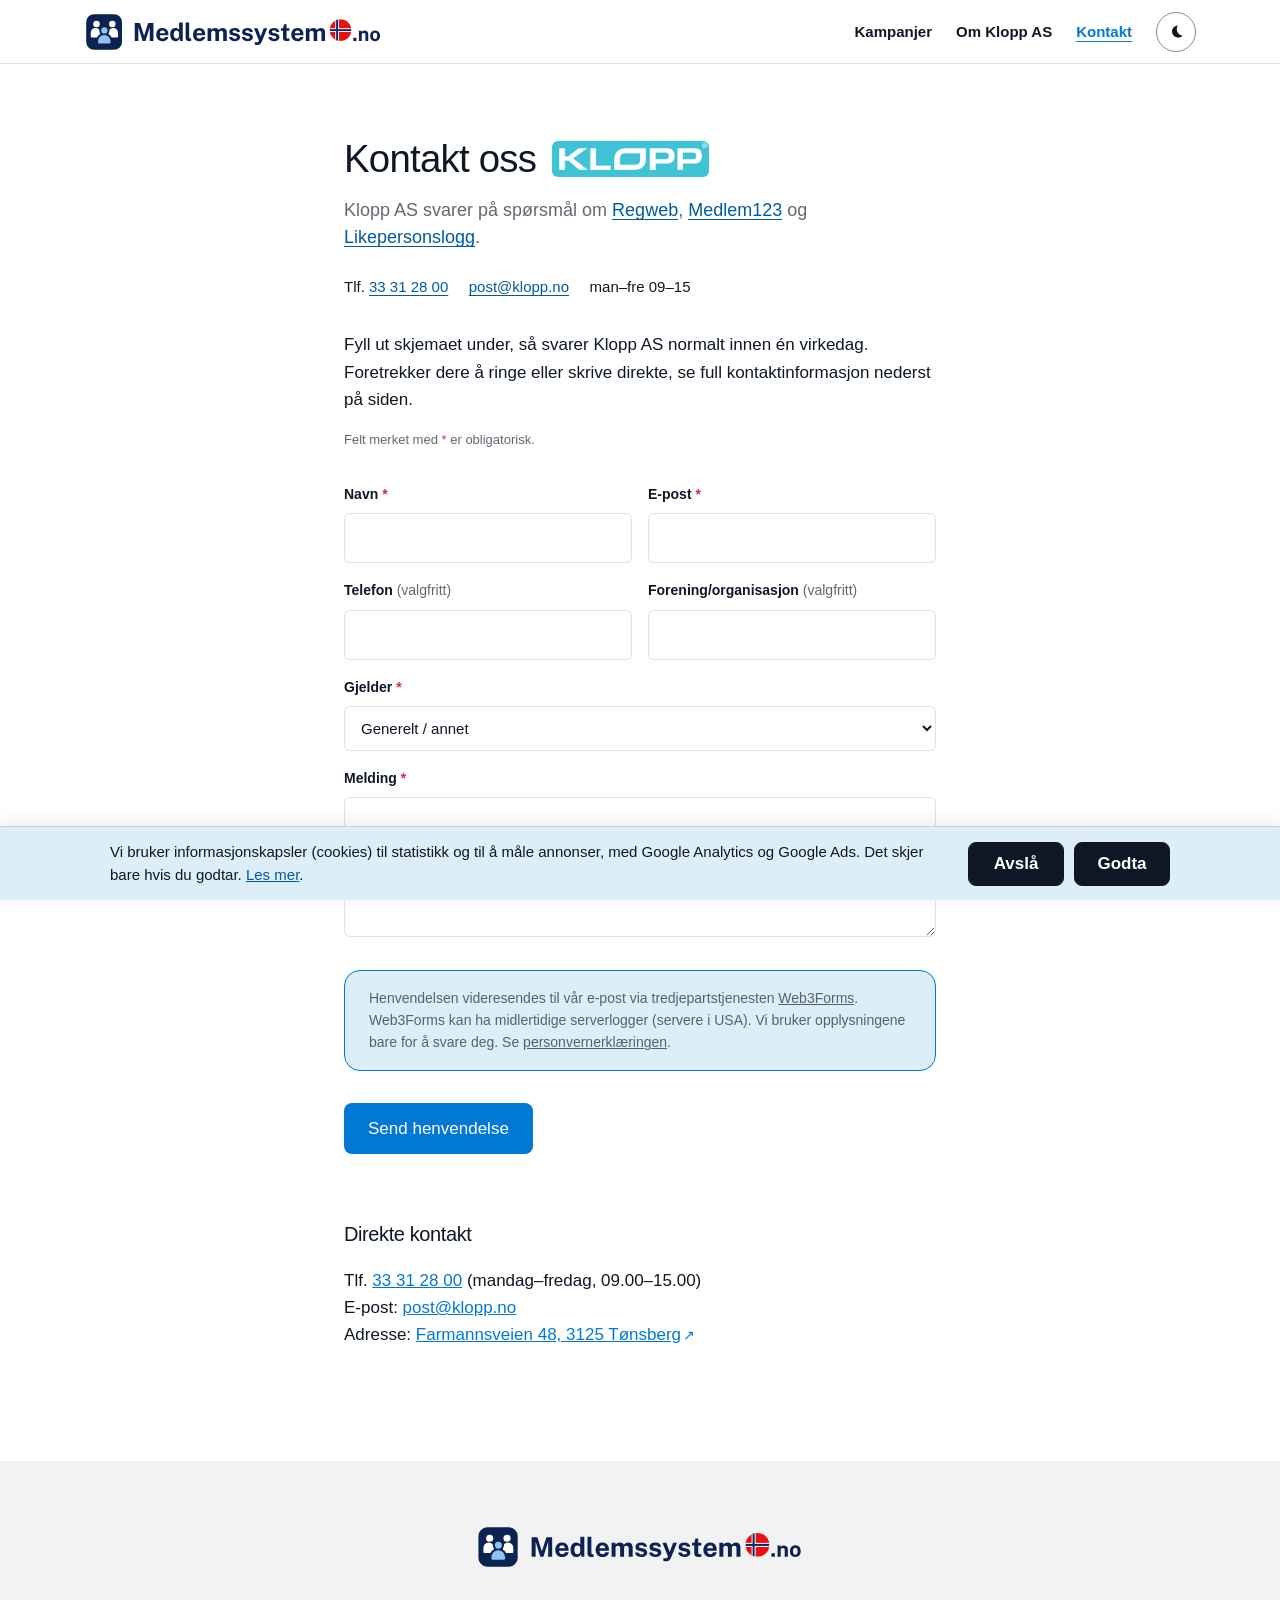
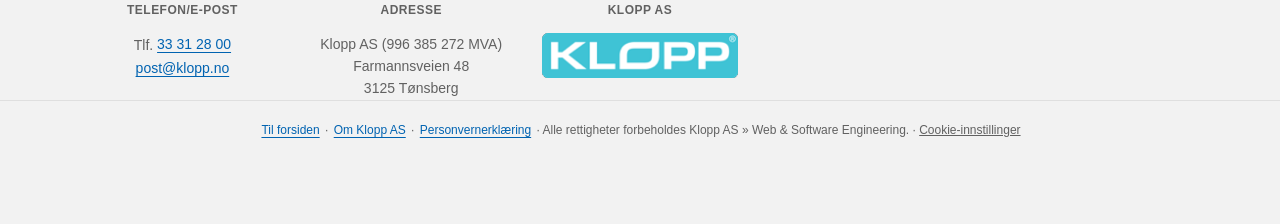
<file: kontakt.html>
<!DOCTYPE html>
<html lang="nb">
    <head>
        <meta charset="utf-8" />
        <meta name="viewport" content="width=device-width, initial-scale=1, shrink-to-fit=no" />
        <meta name="referrer" content="strict-origin-when-cross-origin" />
        <meta http-equiv="Content-Security-Policy" content="default-src 'self'; script-src 'self' 'sha256-cn6OH+Xyd951QqTbjhj//TGbvMdQYI3N5nUKv1m1MLI=' https://web3forms.com https://js.hcaptcha.com https://newassets.hcaptcha.com https://www.googletagmanager.com https://*.doubleclick.net; style-src 'self' 'unsafe-inline' https://newassets.hcaptcha.com; img-src 'self' data: https://newassets.hcaptcha.com https://www.google-analytics.com https://www.googletagmanager.com https://www.google.com https://googleads.g.doubleclick.net https://www.googleadservices.com https://*.doubleclick.net https://www.google.no; font-src 'self' data:; connect-src 'self' https://api.web3forms.com https://hcaptcha.com https://*.hcaptcha.com https://www.google-analytics.com https://region1.google-analytics.com https://*.google-analytics.com https://*.analytics.google.com https://www.googletagmanager.com https://www.google.com https://googleads.g.doubleclick.net https://www.googleadservices.com https://*.doubleclick.net https://www.google.no; frame-src https://newassets.hcaptcha.com https://hcaptcha.com https://td.doubleclick.net https://www.googletagmanager.com https://*.doubleclick.net; base-uri 'self'; form-action 'self' https://api.web3forms.com; object-src 'none'" />
        <meta name="description" content="Ta kontakt med Klopp AS om Regweb, Medlem123 eller Likepersonslogg. Fyll ut skjemaet, ring 33 31 28 00, eller send e-post til post@klopp.no." />
        <meta name="author" content="Klopp AS" />
        <link rel="canonical" href="https://medlemssystem.no/kontakt.html" />
        <meta property="og:type" content="website" />
        <meta property="og:url" content="https://medlemssystem.no/kontakt.html" />
        <meta property="og:title" content="Kontakt oss – demo av Regweb, Medlem123 og Likepersonslogg" />
        <meta property="og:description" content="Ta kontakt med Klopp AS om Regweb, Medlem123 eller Likepersonslogg." />
        <meta property="og:image" content="https://medlemssystem.no/assets/img/og-image.jpg" />
        <meta property="og:image:type" content="image/jpeg" />
        <meta property="og:image:alt" content="Medlemssystem: Regweb, Medlem123 og Likepersonslogg fra Klopp AS" />
        <meta property="og:image:width" content="1200" />
        <meta property="og:image:height" content="630" />
        <meta property="og:locale" content="nb_NO" />
        <meta name="twitter:card" content="summary_large_image" />
        <meta name="twitter:title" content="Kontakt oss – demo av Regweb, Medlem123 og Likepersonslogg" />
        <meta name="twitter:description" content="Ta kontakt med Klopp AS om Regweb, Medlem123 eller Likepersonslogg." />
        <meta name="twitter:image" content="https://medlemssystem.no/assets/img/og-image.jpg" />
        <meta name="twitter:image:alt" content="Medlemssystem: Regweb, Medlem123 og Likepersonslogg fra Klopp AS" />
        <meta name="color-scheme" content="light dark" />
        <script>
            (function () {
                var saved = localStorage.getItem("medlemssystem-theme");
                document.documentElement.setAttribute(
                    "data-theme",
                    saved === "light" || saved === "dark" ? saved : "light"
                );
            })();
        </script>
        <title>Kontakt oss – demo av Regweb, Medlem123 og Likepersonslogg</title>
        <link rel="icon" type="image/x-icon" href="assets/img/favicon.ico" />
        <link rel="icon" type="image/svg+xml" href="assets/img/logo/medlemssystem-ikon-kvadrat.svg" />
        <link rel="icon" type="image/png" sizes="32x32" href="assets/img/logo/favicon-32.png" />
        <link rel="apple-touch-icon" href="assets/img/apple-touch-icon.png" />
        <link rel="manifest" href="/site.webmanifest" />
        <meta name="theme-color" content="#ffffff" media="(prefers-color-scheme: light)" />
        <meta name="theme-color" content="#1b1a19" media="(prefers-color-scheme: dark)" />
        <link href="css/site.css" rel="stylesheet" />
        <script type="application/ld+json">
        {
            "@context": "https://schema.org",
            "@type": "ContactPage",
            "@id": "https://medlemssystem.no/kontakt.html#webpage",
            "name": "Kontakt oss – demo av Regweb, Medlem123 og Likepersonslogg",
            "url": "https://medlemssystem.no/kontakt.html",
            "isPartOf": { "@id": "https://medlemssystem.no/#website" },
            "about": { "@id": "https://klopp.no/#organization" },
            "mainEntity": {
                "@id": "https://klopp.no/#organization",
                "@type": "Organization",
                "name": "Klopp AS",
                "contactPoint": {
                    "@type": "ContactPoint",
                    "contactType": "customer service",
                    "telephone": "+4733312800",
                    "email": "post@klopp.no",
                    "areaServed": "NO",
                    "availableLanguage": ["Norwegian"],
                    "hoursAvailable": {
                        "@type": "OpeningHoursSpecification",
                        "dayOfWeek": ["Monday", "Tuesday", "Wednesday", "Thursday", "Friday"],
                        "opens": "09:00",
                        "closes": "15:00"
                    }
                }
            },
            "inLanguage": "nb-NO"
        }
        </script>
        <script type="application/ld+json">
        {
            "@context": "https://schema.org",
            "@type": "BreadcrumbList",
            "itemListElement": [
                { "@type": "ListItem", "position": 1, "name": "Medlemssystem", "item": "https://medlemssystem.no/" },
                { "@type": "ListItem", "position": 2, "name": "Kontakt oss", "item": "https://medlemssystem.no/kontakt.html" }
            ]
        }
        </script>
        <script type="application/ld+json">
        {
            "@context": "https://schema.org",
            "@type": "WebSite",
            "@id": "https://medlemssystem.no/#website",
            "name": "Medlemssystem",
            "url": "https://medlemssystem.no/",
            "inLanguage": "nb-NO"
        }
        </script>
        <script type="application/ld+json">
        {
            "@context": "https://schema.org",
            "@type": "Organization",
            "@id": "https://klopp.no/#organization",
            "name": "Klopp AS",
            "description": "Klopp AS er et norsk IT-selskap i Tønsberg, etablert i 2011. Selskapet utvikler og drifter Regweb medlemssystem, Medlem123 medlemsdrift, Likepersonslogg oppdragslogg og XReg verktøykasse for foreninger og organisasjoner. I tillegg leverer de skreddersydde webapplikasjoner, AI-agenter og systemintegrasjoner til bedrifter og offentlig sektor. Klopp AS har et tett utviklingssamarbeid med Vipps og Mastercard. All utvikling, drift og support skjer internt, og alle data lagres på norske servere.",
            "url": "https://klopp.no/",
            "logo": {
                "@type": "ImageObject",
                "url": "https://medlemssystem.no/assets/img/Klopp_logo_ink_R_w200.png",
                "width": 200,
                "height": 46
            },
            "foundingDate": "2011-01-14",
            "vatID": "NO996385272MVA",
            "telephone": "+4733312800",
            "email": "post@klopp.no",
            "address": {
                "@type": "PostalAddress",
                "streetAddress": "Farmannsveien 48",
                "postalCode": "3125",
                "addressLocality": "Tønsberg",
                "addressCountry": "NO"
            },
            "taxID": "996385272",
            "sameAs": [
                "https://klopp.no/",
                "https://www.proff.no/selskap/klopp-as/t%C3%B8nsberg/dataprogramvare-og-utvikling/IGH7ZSO009O",
                "https://virksomhet.brreg.no/nb/oppslag/enheter/996385272",
                "https://regweb.no/",
                "https://medlem123.no/",
                "https://likepersonslogg.com/",
                "https://medlemssystem.no/om-klopp-as.html"
            ]
        }
        </script>
        <style>
            .legal-page {
                max-width: 640px;
                margin: 0 auto;
                padding: calc(var(--nav-height) + var(--space-8)) var(--space-5) var(--space-9);
            }
            .legal-page h1 {
                font-size: clamp(1.75rem, 3vw, 2.5rem);
                letter-spacing: -0.02em;
            }
            .legal-page .section-heading-row {
                display: flex;
                align-items: center;
                gap: var(--space-4);
                flex-wrap: wrap;
            }
            .legal-page .section-heading-row h1 { margin: 0; }
            .legal-page .section-heading-logo {
                height: 36px;
                width: auto;
                display: block;
                border-radius: var(--radius-sm);
            }
            .legal-page .contact-lead {
                color: var(--color-text-secondary);
                font-size: 18px;
                line-height: 1.5;
                margin: var(--space-2) 0 var(--space-5);
            }
            .legal-page .quick-contact {
                font-size: 15px;
                margin: 0 0 var(--space-6);
            }
            .legal-page .quick-contact a { color: var(--accent-text-strong); text-decoration: underline; text-underline-offset: 3px; }
            .legal-page .required-note {
                font-size: 13px;
                color: var(--color-text-secondary);
                margin: var(--space-4) 0 0;
            }
            .legal-page .required-note span { color: var(--accent-red); }
            .legal-page h2 {
                font-size: 20px;
                margin-top: var(--space-8);
                margin-bottom: var(--space-3);
            }
            .legal-page p, .legal-page li { line-height: 1.6; }
            .legal-page .legal-box {
                background: var(--color-bg-elevated);
                border: 1px solid var(--accent-blue);
                border-radius: var(--radius-md);
                padding: var(--space-4) var(--space-5);
                margin: var(--space-5) 0;
                font-size: 14px;
                color: var(--color-text-secondary);
            }
            .legal-page .legal-box a { color: inherit; }

            .contact-form { margin-top: var(--space-6); }
            .contact-form .form-row {
                display: grid;
                grid-template-columns: 1fr 1fr;
                gap: var(--space-4);
            }
            @media (max-width: 560px) {
                .contact-form .form-row { grid-template-columns: 1fr; }
            }
            .contact-form .field { margin-bottom: var(--space-4); }
            .contact-form label {
                display: block;
                font-weight: 600;
                font-size: 14px;
                margin-bottom: var(--space-2);
            }
            .contact-form label span[aria-hidden="true"] { color: var(--accent-red); }
            .contact-form .optional-tag {
                font-weight: 400;
                color: var(--color-text-secondary);
            }
            .contact-form input,
            .contact-form select,
            .contact-form textarea {
                width: 100%;
                padding: var(--space-3);
                border: 1px solid var(--color-border);
                border-radius: var(--radius-sm);
                background: var(--color-bg);
                color: var(--color-text);
                font: inherit;
                font-size: 15px;
            }
            .contact-form textarea { resize: vertical; min-height: 140px; }
            .contact-form .botcheck-field { position: absolute; left: -9999px; }
            .contact-form button[type="submit"] {
                border: none;
                cursor: pointer;
                font: inherit;
                margin-top: var(--space-2);
            }
            .contact-form button[type="submit"][disabled] { opacity: 0.6; cursor: not-allowed; }
            .form-status {
                margin-top: var(--space-4);
                padding: var(--space-4);
                border-radius: var(--radius-md);
                font-size: 15px;
                display: none;
            }
            .form-status.is-success {
                display: block;
                background: var(--color-bg-elevated);
                border: 1px solid #1c8a3c;
            }
            .form-status.is-error {
                display: block;
                background: var(--color-bg-elevated);
                border: 1px solid var(--accent-red);
            }
        </style>
    </head>
    <body>
        <a class="skip-link" href="#main">Hopp til innhold</a>
        <nav class="navbar">
            <div class="container">
                <a class="navbar-brand" href="/" aria-label="Medlemssystem.no, til forsiden"><img class="brand-logo brand-logo-light" src="assets/img/logo/medlemssystem-logo.svg" alt="Medlemssystem.no" width="298" height="40" /><img class="brand-logo brand-logo-dark" src="assets/img/logo/medlemssystem-logo-hvit.svg" alt="" width="298" height="40" /></a>
                <div class="navbar-actions">
                    <a class="navbar-link navbar-link-kampanjer" href="/#kampanjer">Kampanjer</a>
                    <a class="navbar-link" href="om-klopp-as.html">Om Klopp AS</a>
                    <a class="navbar-link" href="kontakt.html" aria-current="page">Kontakt</a>
                    <button class="theme-toggle" id="themeToggle" type="button" aria-label="Bytt mellom lyst og mørkt utseende" aria-pressed="false">
                        <span class="theme-toggle-icon" aria-hidden="true"><svg class="icon" viewBox="0 0 16 16" width="1em" height="1em" fill="currentColor"><path d="M9.5 1.5a6.5 6.5 0 1 0 5 10.9A7 7 0 0 1 9.5 1.5Z"/></svg></span>
                    </button>
                </div>
            </div>
        </nav>

        <main class="legal-page" id="main">
            <div class="section-heading-row">
                <h1>Kontakt oss</h1>
                <a href="https://klopp.no/" target="_blank" rel="noopener" aria-label="Besøk klopp.no">
                    <img class="section-heading-logo" src="assets/img/Klopp_logo_ink_R_w200.png" alt="Klopp AS" loading="lazy" width="200" height="46" />
                <span class="sr-only"> (åpner i ny fane)</span></a>
            </div>
            <p class="contact-lead">Klopp AS svarer på spørsmål om <a class="text-link" href="/#regweb">Regweb</a>, <a class="text-link" href="/#medlem123">Medlem123</a> og <a class="text-link" href="/#likepersonslogg">Likepersonslogg</a>.</p>

            <p class="quick-contact">Tlf. <a href="tel:+4733312800">33 31 28 00</a> <span class="contact-band-sep">·</span> <a href="mailto:post@klopp.no">post@klopp.no</a> <span class="contact-band-sep">·</span> man–fre 09–15</p>

            <p>Fyll ut skjemaet under, så svarer Klopp AS normalt innen én virkedag. Foretrekker dere å ringe eller skrive direkte, se full kontaktinformasjon nederst på siden.</p>
            <p class="required-note">Felt merket med <span aria-hidden="true">*</span> er obligatorisk.</p>

            <form class="contact-form" id="contactForm" action="https://api.web3forms.com/submit" method="POST">
                <input type="hidden" name="access_key" value="23f9d48d-2afb-4cf3-a0a9-fd1eb14e24ef" />
                <input type="hidden" name="subject" value="Ny henvendelse fra medlemssystem.no" />
                <input type="hidden" name="from_name" value="Kontaktskjema – medlemssystem.no" />
                <input type="hidden" name="redirect" value="https://medlemssystem.no/kontakt.html?sendt=1" />
                <input type="checkbox" name="botcheck" class="botcheck-field" tabindex="-1" autocomplete="off" aria-label="La stå tomt (spamvern)" />

                <div class="form-row">
                    <div class="field">
                        <label for="contact-name">Navn <span aria-hidden="true">*</span></label>
                        <input type="text" id="contact-name" name="name" autocomplete="name" maxlength="100" required />
                    </div>
                    <div class="field">
                        <label for="contact-email">E-post <span aria-hidden="true">*</span></label>
                        <input type="email" id="contact-email" name="email" autocomplete="email" inputmode="email" maxlength="200" required />
                    </div>
                </div>

                <div class="form-row">
                    <div class="field">
                        <label for="contact-phone">Telefon <span class="optional-tag">(valgfritt)</span></label>
                        <input type="tel" id="contact-phone" name="phone" autocomplete="tel" inputmode="tel" maxlength="30" />
                    </div>
                    <div class="field">
                        <label for="contact-org">Forening/organisasjon <span class="optional-tag">(valgfritt)</span></label>
                        <input type="text" id="contact-org" name="organisasjon" autocomplete="organization" maxlength="150" />
                    </div>
                </div>

                <div class="field">
                    <label for="contact-topic">Gjelder <span aria-hidden="true">*</span></label>
                    <select id="contact-topic" name="tjeneste" required>
                        <option value="Regweb">Regweb</option>
                        <option value="Medlem123">Medlem123</option>
                        <option value="Likepersonslogg">Likepersonslogg</option>
                        <option value="Generelt" selected>Generelt / annet</option>
                    </select>
                </div>

                <div class="field">
                    <label for="contact-message">Melding <span aria-hidden="true">*</span></label>
                    <textarea id="contact-message" name="message" maxlength="3000" spellcheck="true" required></textarea>
                </div>

                <div class="legal-box">Henvendelsen videresendes til vår e-post via tredjepartstjenesten <a href="https://web3forms.com/" target="_blank" rel="noopener">Web3Forms<span class="sr-only"> (åpner i ny fane)</span></a>. Web3Forms kan ha midlertidige serverlogger (servere i USA). Vi bruker opplysningene bare for å svare deg. Se <a href="personvern.html">personvernerklæringen</a>.</div>

                <div class="h-captcha" data-captcha="true"></div>

                <button type="submit" class="btn" id="contactSubmit">Send henvendelse</button>

                <div class="form-status" id="formStatus" role="status" aria-live="polite" tabindex="-1"></div>
            </form>

            <h2>Direkte kontakt</h2>
            <p>Tlf. <a href="tel:+4733312800">33 31 28 00</a> (mandag–fredag, 09.00–15.00)<br />E-post: <a href="mailto:post@klopp.no">post@klopp.no</a><br />Adresse: <a href="https://www.google.com/maps/search/?api=1&amp;query=Farmannsveien+48%2C+3125+T%C3%B8nsberg" target="_blank" rel="noopener">Farmannsveien 48, 3125 Tønsberg<span class="sr-only"> (åpner i ny fane)</span></a></p>
        </main>

        <footer class="site-footer">
            <div class="container">
                <div class="footer-brand"><img class="brand-logo" src="assets/img/logo/medlemssystem-logo.svg" alt="Medlemssystem.no" width="328" height="44" /></div>
                <div class="footer-grid">
                    <div>
                        <h3>Telefon/e-post</h3>
                        <p>Tlf. <a href="tel:+4733312800">33 31 28 00</a><br /><a href="mailto:post@klopp.no">post@klopp.no</a></p>
                    </div>
                    <div>
                        <h3>Adresse</h3>
                        <p>Klopp AS (996&nbsp;385&nbsp;272 MVA)<br />Farmannsveien 48<br />3125 Tønsberg</p>
                    </div>
                    <div>
                        <h3>Klopp AS</h3>
                        <a href="https://klopp.no/" target="_blank" rel="noopener"><img src="assets/img/Klopp_logo_ink_R_w200.png" alt="Klopp AS logo" width="200" height="46" style="width:200px; margin: 0 auto;" /><span class="sr-only"> (åpner i ny fane)</span></a>
                    </div>
                </div>
            </div>
            <div class="copyright">
                <div class="container">
                    <a href="index.html">Til forsiden</a> · <a href="https://klopp.no" target="_blank" rel="noopener">Om Klopp AS<span class="sr-only"> (åpner i ny fane)</span></a> · <a href="personvern.html">Personvernerklæring</a> · Alle rettigheter forbeholdes Klopp AS » Web &amp; Software Engineering.
                </div>
            </div>
        </footer>

        <script src="js/site.js"></script>
        <script src="js/consent.js" defer></script>
        <script src="js/kontakt.js"></script>
        <script src="https://web3forms.com/client/script.js" async defer></script>
    </body>
</html>
</file>
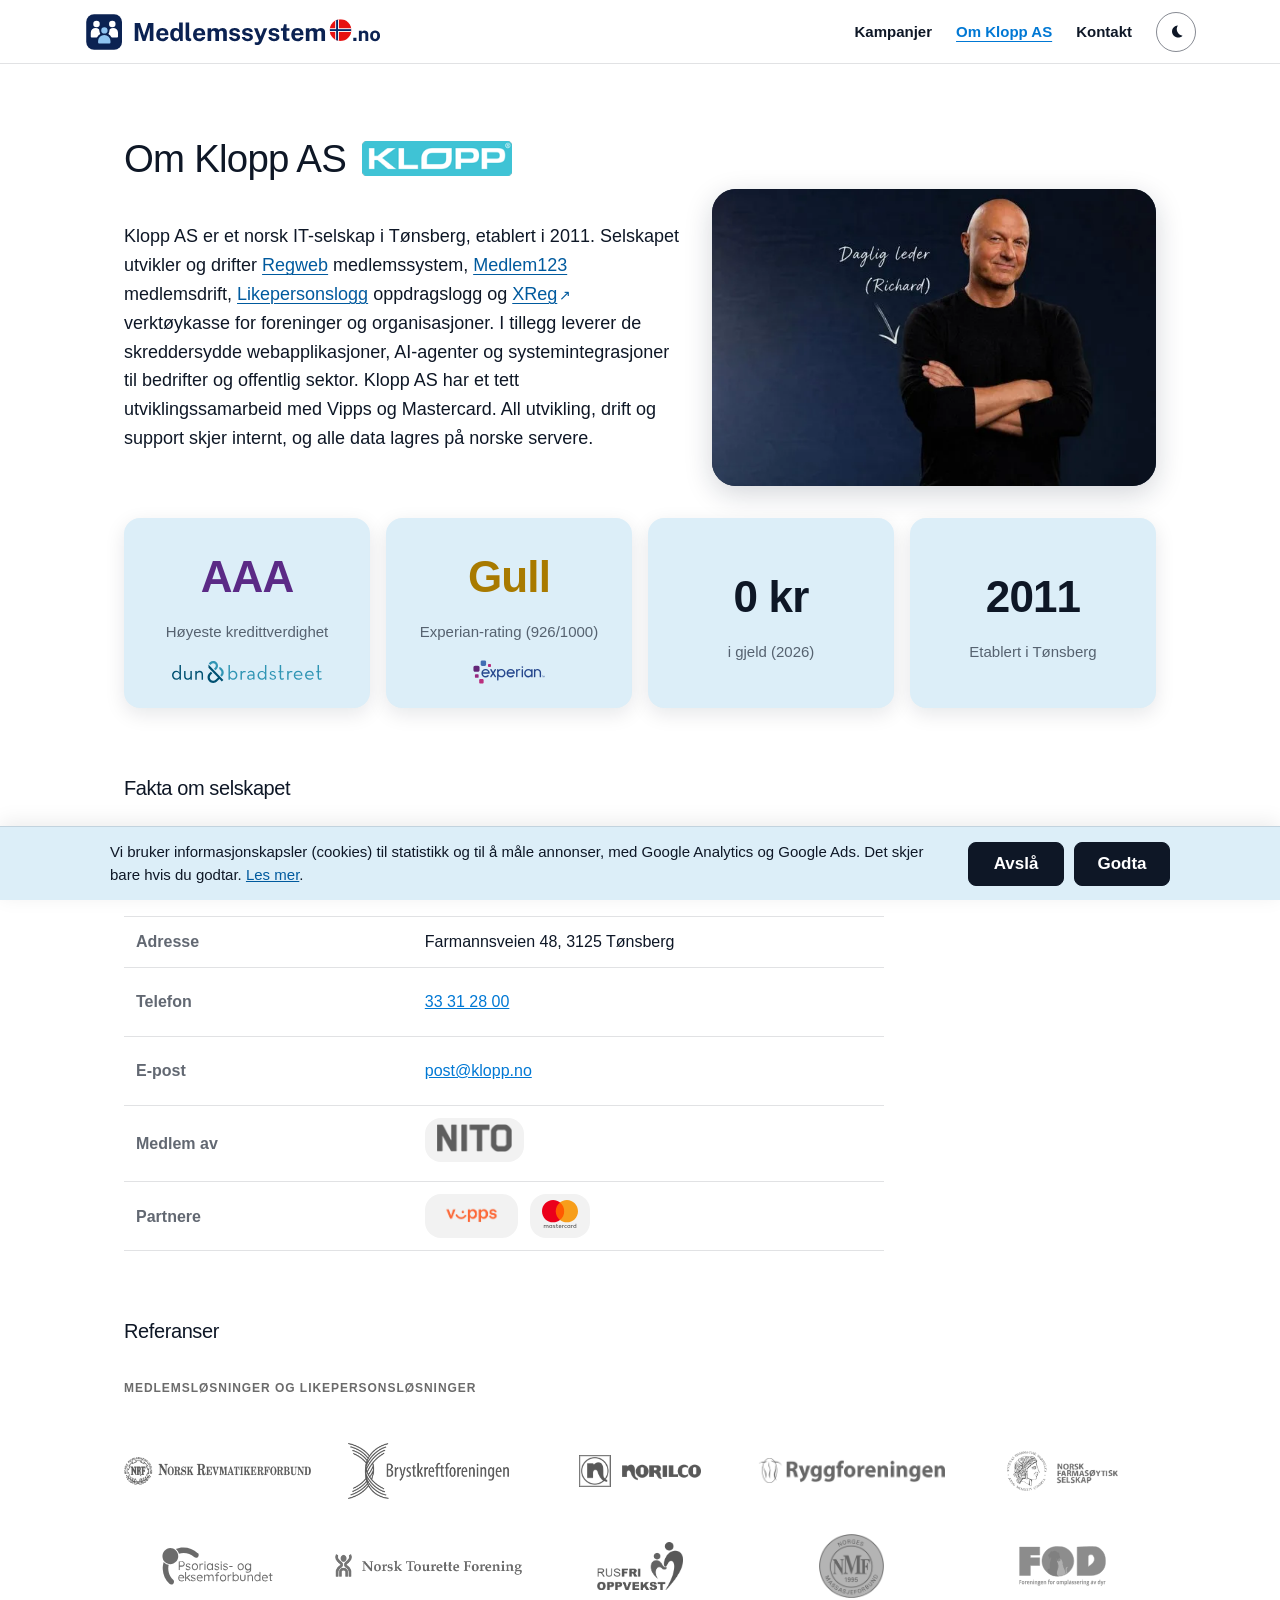
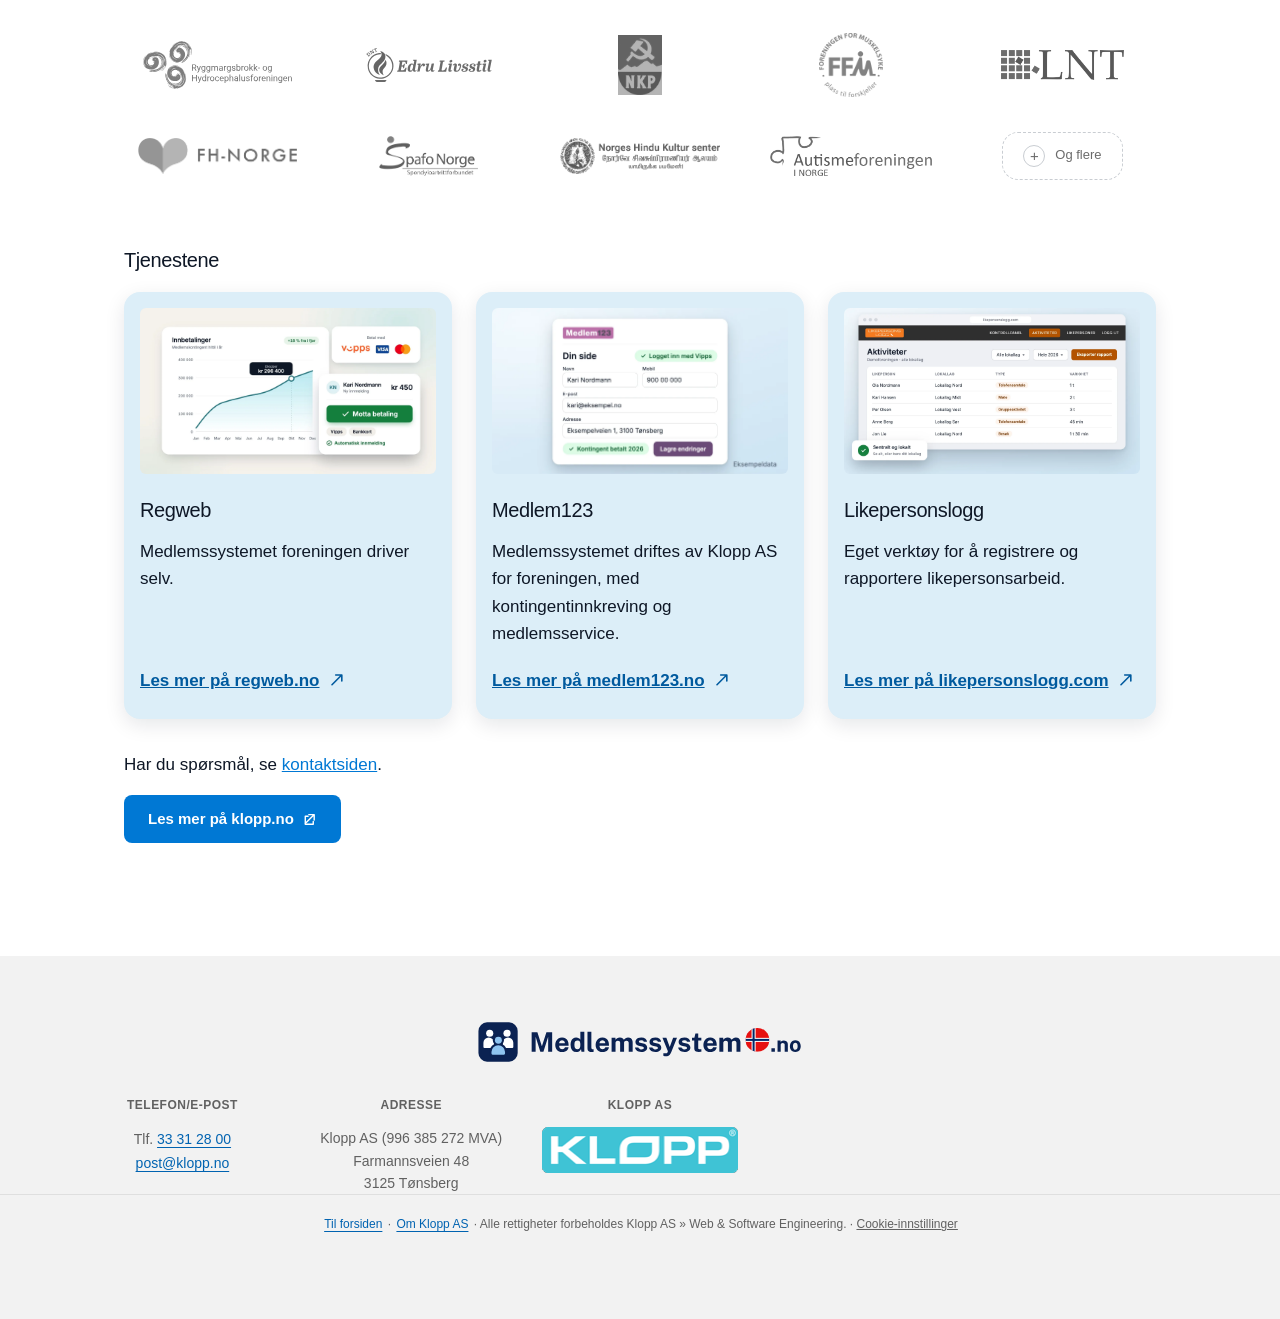
<file: om-klopp-as.html>
<!DOCTYPE html>
<html lang="nb">
    <head>
        <meta charset="utf-8" />
        <meta name="viewport" content="width=device-width, initial-scale=1, shrink-to-fit=no" />
        <meta name="referrer" content="strict-origin-when-cross-origin" />
        <meta http-equiv="Content-Security-Policy" content="default-src 'self'; script-src 'self' 'sha256-cn6OH+Xyd951QqTbjhj//TGbvMdQYI3N5nUKv1m1MLI=' https://www.googletagmanager.com https://*.doubleclick.net; style-src 'self' 'unsafe-inline'; img-src 'self' data: https://www.google-analytics.com https://www.googletagmanager.com https://www.google.com https://googleads.g.doubleclick.net https://www.googleadservices.com https://*.doubleclick.net https://www.google.no; font-src 'self' data:; connect-src 'self' https://www.google-analytics.com https://region1.google-analytics.com https://*.google-analytics.com https://*.analytics.google.com https://www.googletagmanager.com https://www.google.com https://googleads.g.doubleclick.net https://www.googleadservices.com https://*.doubleclick.net https://www.google.no; frame-src https://td.doubleclick.net https://www.googletagmanager.com https://*.doubleclick.net; base-uri 'self'; form-action 'self'; object-src 'none'" />
        <meta name="description" content="Møt Klopp AS i Tønsberg – selskapet bak Regweb, Medlem123 og Likepersonslogg. Helnorsk utvikling, support og servere med AAA-soliditet siden 2011." />
        <meta name="author" content="Klopp AS" />
        <link rel="canonical" href="https://medlemssystem.no/om-klopp-as.html" />
        <meta property="og:type" content="website" />
        <meta property="og:url" content="https://medlemssystem.no/om-klopp-as.html" />
        <meta property="og:title" content="Om Klopp AS | Solid og helnorsk IT-partner siden 2011" />
        <meta property="og:description" content="Møt Klopp AS i Tønsberg – selskapet bak Regweb, Medlem123 og Likepersonslogg. Helnorsk utvikling, support og servere med AAA-soliditet siden 2011." />
        <meta property="og:image" content="https://medlemssystem.no/assets/img/og-image.jpg" />
        <meta property="og:image:type" content="image/jpeg" />
        <meta property="og:image:alt" content="Medlemssystem: Regweb, Medlem123 og Likepersonslogg fra Klopp AS" />
        <meta property="og:image:width" content="1200" />
        <meta property="og:image:height" content="630" />
        <meta property="og:locale" content="nb_NO" />
        <meta name="twitter:card" content="summary_large_image" />
        <meta name="twitter:title" content="Om Klopp AS | Solid og helnorsk IT-partner siden 2011" />
        <meta name="twitter:description" content="Møt Klopp AS i Tønsberg – selskapet bak Regweb, Medlem123 og Likepersonslogg. Helnorsk utvikling, support og servere med AAA-soliditet siden 2011." />
        <meta name="twitter:image" content="https://medlemssystem.no/assets/img/og-image.jpg" />
        <meta name="twitter:image:alt" content="Medlemssystem: Regweb, Medlem123 og Likepersonslogg fra Klopp AS" />
        <meta name="color-scheme" content="light dark" />
        <script>
            (function () {
                var saved = localStorage.getItem("medlemssystem-theme");
                document.documentElement.setAttribute(
                    "data-theme",
                    saved === "light" || saved === "dark" ? saved : "light"
                );
            })();
        </script>
        <title>Om Klopp AS | Solid og helnorsk IT-partner siden 2011</title>
        <link rel="icon" type="image/x-icon" href="assets/img/favicon.ico" />
        <link rel="icon" type="image/svg+xml" href="assets/img/logo/medlemssystem-ikon-kvadrat.svg" />
        <link rel="icon" type="image/png" sizes="32x32" href="assets/img/logo/favicon-32.png" />
        <link rel="apple-touch-icon" href="assets/img/apple-touch-icon.png" />
        <link rel="manifest" href="/site.webmanifest" />
        <meta name="theme-color" content="#ffffff" media="(prefers-color-scheme: light)" />
        <meta name="theme-color" content="#1b1a19" media="(prefers-color-scheme: dark)" />
        <link href="css/site.css" rel="stylesheet" />
        <script type="application/ld+json">
        {
            "@context": "https://schema.org",
            "@type": "AboutPage",
            "@id": "https://medlemssystem.no/om-klopp-as.html#webpage",
            "name": "Om Klopp AS | Solid og helnorsk IT-partner siden 2011",
            "url": "https://medlemssystem.no/om-klopp-as.html",
            "isPartOf": { "@id": "https://medlemssystem.no/#website" },
            "about": { "@id": "https://klopp.no/#organization" },
            "mainEntity": { "@id": "https://klopp.no/#organization" },
            "inLanguage": "nb-NO"
        }
        </script>
        <script type="application/ld+json">
        {
            "@context": "https://schema.org",
            "@type": "BreadcrumbList",
            "itemListElement": [
                {
                    "@type": "ListItem",
                    "position": 1,
                    "name": "Medlemssystem",
                    "item": "https://medlemssystem.no/"
                },
                {
                    "@type": "ListItem",
                    "position": 2,
                    "name": "Om Klopp AS",
                    "item": "https://medlemssystem.no/om-klopp-as.html"
                }
            ]
        }
        </script>
        <script type="application/ld+json">
        {
            "@context": "https://schema.org",
            "@type": "WebSite",
            "@id": "https://medlemssystem.no/#website",
            "name": "Medlemssystem",
            "url": "https://medlemssystem.no/",
            "inLanguage": "nb-NO"
        }
        </script>
        <script type="application/ld+json">
        {
            "@context": "https://schema.org",
            "@type": "Organization",
            "@id": "https://klopp.no/#organization",
            "name": "Klopp AS",
            "description": "Klopp AS er et norsk IT-selskap i Tønsberg, etablert i 2011. Selskapet utvikler og drifter Regweb medlemssystem, Medlem123 medlemsdrift, Likepersonslogg oppdragslogg og XReg verktøykasse for foreninger og organisasjoner. I tillegg leverer de skreddersydde webapplikasjoner, AI-agenter og systemintegrasjoner til bedrifter og offentlig sektor. Klopp AS har et tett utviklingssamarbeid med Vipps og Mastercard. All utvikling, drift og support skjer internt, og alle data lagres på norske servere.",
            "url": "https://klopp.no/",
            "sameAs": [
                "https://klopp.no/",
                "https://www.proff.no/selskap/klopp-as/t%C3%B8nsberg/dataprogramvare-og-utvikling/IGH7ZSO009O",
                "https://virksomhet.brreg.no/nb/oppslag/enheter/996385272",
                "https://regweb.no/",
                "https://medlem123.no/",
                "https://likepersonslogg.com/",
                "https://medlemssystem.no/om-klopp-as.html"
            ],
            "memberOf": {
                "@type": "Organization",
                "name": "NITO",
                "url": "https://www.nito.no/"
            },
            "logo": {
                "@type": "ImageObject",
                "url": "https://medlemssystem.no/assets/img/Klopp_logo_ink_R_w200.png",
                "width": 200,
                "height": 46
            },
            "slogan": "Solid og helnorsk IT-partner siden 2011",
            "knowsAbout": [
                "Medlemssystem",
                "Kontingentinnkreving",
                "Vipps-innlogging",
                "Bufdir-rapportering",
                "Webutvikling",
                "AI-agenter",
                "Systemintegrasjon"
            ],
            "brand": [
                {
                    "@type": "Brand",
                    "name": "Regweb",
                    "url": "https://regweb.no/",
                    "description": "Medlemssystem foreningen driver selv"
                },
                {
                    "@type": "Brand",
                    "name": "Medlem123",
                    "url": "https://medlem123.no/",
                    "description": "Medlemssystemet driftes av Klopp AS for foreningen"
                },
                {
                    "@type": "Brand",
                    "name": "Likepersonslogg",
                    "url": "https://likepersonslogg.com/",
                    "description": "Verktøy for registrering og rapportering av likepersonsarbeid"
                },
                {
                    "@type": "Brand",
                    "name": "XReg",
                    "url": "https://xreg.no/",
                    "description": "Verktøykasse for foreninger og organisasjoner"
                }
            ],
            "additionalProperty": [
                {
                    "@type": "PropertyValue",
                    "name": "Dun & Bradstreet-rating",
                    "value": "AAA"
                },
                {
                    "@type": "PropertyValue",
                    "name": "Experian-rating",
                    "value": "Gull (926/1000)"
                },
                {
                    "@type": "PropertyValue",
                    "name": "Gjeld (2026)",
                    "value": "0 NOK"
                }
            ],
            "foundingDate": "2011-01-14",
            "vatID": "NO996385272MVA",
            "taxID": "996385272",
            "telephone": "+4733312800",
            "email": "post@klopp.no",
            "address": {
                "@type": "PostalAddress",
                "streetAddress": "Farmannsveien 48",
                "postalCode": "3125",
                "addressLocality": "Tønsberg",
                "addressCountry": "NO"
            }
        }
        </script>
        <style>
            .legal-page {
                max-width: 760px;
                margin: 0 auto;
                padding: calc(var(--nav-height) + var(--space-8)) var(--space-5) var(--space-9);
            }
            .legal-page h1 { font-size: clamp(1.75rem, 3vw, 2.5rem); letter-spacing: -0.02em; }
            .about-page h1 { display: flex; align-items: center; flex-wrap: wrap; gap: var(--space-3) var(--space-4); }
            .about-page .h1-logo { display: block; height: 0.9em; width: auto; }
            .legal-page .lead { font-size: 18px; line-height: 1.6; margin: var(--space-4) 0 var(--space-6); }
            .legal-page h2 { font-size: 20px; margin-top: var(--space-8); margin-bottom: var(--space-3); }
            .legal-page p, .legal-page li { line-height: 1.6; }
            .legal-page ul { padding-left: 1.2em; }
            .legal-page li { margin-bottom: var(--space-2); }
            .company-facts { width: 100%; table-layout: fixed; border-collapse: collapse; margin: var(--space-3) 0 var(--space-5); font-size: 16px; }
            .company-facts th, .company-facts td { text-align: left; padding: var(--space-3) var(--space-3); border-bottom: 1px solid var(--color-border, rgba(127,127,127,0.3)); vertical-align: middle; }
            .company-facts td { overflow-wrap: anywhere; }
            .company-facts th { width: 38%; font-weight: 600; color: var(--color-text-secondary); }
            .company-facts .nito-chip { display: inline-block; background: #f2f2f2; border-radius: var(--radius-md); padding: 6px 12px; line-height: 0; }
            .company-facts .nito-chip img { height: 28px; width: auto; }
            .company-facts .partner-chips { display: flex; flex-wrap: wrap; gap: var(--space-3); }
            @media (max-width: 480px) { .company-facts th, .company-facts td { padding-left: var(--space-2); padding-right: var(--space-2); } .company-facts th { width: 44%; font-size: 14px; } }
            .about-page { max-width: 1080px; }
            .about-page .lead, .about-page > p, .about-page .company-facts { max-width: 760px; }
            .about-intro { display: grid; grid-template-columns: minmax(0, 1.25fr) minmax(0, 1fr); gap: var(--space-6); align-items: center; margin: 0 0 var(--space-2); }
            .about-page .about-intro .lead { max-width: none; margin: 0; }
            .about-leader-figure { margin: 0; border-radius: var(--radius-lg); overflow: hidden; background: #0f1b33; box-shadow: 0 8px 28px rgba(15, 27, 51, 0.18); }
            .about-leader-figure img { display: block; width: 100%; height: auto; }
            @media (max-width: 800px) { .about-intro { grid-template-columns: minmax(0, 1fr); gap: var(--space-5); } }
            .about-solid { display: grid; grid-template-columns: repeat(4, minmax(0, 1fr)); gap: var(--space-4); margin: var(--space-6) 0 var(--space-2); }
            @media (max-width: 900px) { .about-solid { grid-template-columns: repeat(2, minmax(0, 1fr)); } }
            @media (max-width: 480px) { .about-solid { grid-template-columns: minmax(0, 1fr); } }
            .about-solid-card { display: flex; flex-direction: column; align-items: center; justify-content: center; gap: var(--space-2); min-height: 170px; padding: var(--space-5); text-align: center; border-radius: var(--radius-md); background: var(--color-bg-elevated); box-shadow: 0 6px 20px rgba(14, 23, 38, 0.1); }
            .about-solid-value { margin: 0; font-size: clamp(2rem, 2vw + 1.25rem, 2.75rem); font-weight: 700; letter-spacing: -0.02em; line-height: 1.1; color: var(--color-text); }
            .about-solid-aaa { color: #5b2a86; }
            .about-solid-gold { color: #a87a00; }
            :root[data-theme="dark"] .about-solid-aaa { color: #c9a4ee; }
            :root[data-theme="dark"] .about-solid-gold { color: #f0c24d; }
            .about-solid-label { margin: 0; font-size: 15px; color: var(--color-text-secondary); }
            .about-solid-card img { display: block; height: 24px; width: auto; max-width: 150px; margin-top: var(--space-2); }
            :root[data-theme="dark"] .about-solid-card img { background: #ffffff; padding: 4px 8px; border-radius: 6px; box-sizing: content-box; }
            .about-cards { display: grid; grid-template-columns: repeat(3, minmax(0, 1fr)); gap: var(--space-5); margin: var(--space-4) 0 var(--space-6); }
            @media (max-width: 900px) { .about-cards { grid-template-columns: minmax(0, 1fr); } }
            .about-card { display: flex; flex-direction: column; gap: var(--space-3); padding: var(--space-4); border-radius: var(--radius-md); background: var(--color-bg-elevated); box-shadow: 0 6px 20px rgba(14, 23, 38, 0.1); }
            .about-card img { display: block; width: 100%; height: auto; aspect-ratio: 16 / 9; object-fit: cover; object-position: center; border-radius: var(--radius-sm); }
            .about-card h3 { margin: var(--space-2) 0 0; font-size: 20px; }
            .about-card p { margin: 0; flex: 1; }
            .about-card-link { display: inline-flex; align-items: center; gap: var(--space-2); min-height: 44px; font-weight: 600; }
            .about-card .about-card-link { color: #005a9e; }
            :root[data-theme="dark"] .about-card .about-card-link { color: var(--accent-blue-bright); }
            @media (prefers-color-scheme: dark) { :root:not([data-theme="light"]) .about-card .about-card-link { color: var(--accent-blue-bright); } }
            .company-facts a { display: inline-flex; align-items: center; min-height: 44px; }
            .ref-title { font-size: 12px; font-weight: 600; letter-spacing: 0.08em; text-transform: uppercase; color: #6b6b6b; margin: var(--space-6) 0 44px; }
            :root[data-theme="dark"] .ref-title { color: #a8a8a8; }
            .ref-logos { list-style: none; margin: 0; padding: 0; display: grid; grid-template-columns: repeat(5, minmax(0, 1fr)); align-items: center; justify-items: center; gap: 35px 24px; }
            .legal-page .ref-logos, .article-page .ref-logos { padding: 0; }
            .ref-logos-wide { justify-content: space-between; column-gap: 28px; }
            .ref-logos li { display: flex; align-items: center; justify-content: center; width: 100%; margin: 0; min-height: 48px; }
            .ref-logos img { display: block; width: auto; max-width: 100%; object-fit: contain; max-height: 40px; height: 32px; filter: grayscale(1) brightness(0.55) contrast(1.1); opacity: 0.65; transition: opacity 0.2s ease; }
            .ref-logos img.ref-lg { height: 35px; }
            .ref-logos img.ref-sb { height: 18px; }
            .ref-logos img.ref-bn { height: 24px; }
            .ref-logos img.ref-sm { height: 28px; }
            .ref-logos img.ref-org { height: 40px; }
            .ref-logos img.ref-nfs { height: 40px; }
            .ref-logos img.ref-pef { height: 38px; }
            .ref-logos img.ref-h30 { height: 30px; }
            .ref-logos img.ref-emb { max-height: 64px; }
            .ref-logos img.ref-e48 { height: 48px; }
            .ref-logos img.ref-e56 { height: 56px; }
            .ref-logos img.ref-e60 { height: 60px; }
            .ref-logos img.ref-e64 { height: 64px; }
            .ref-logos img.ref-soft { filter: grayscale(1) brightness(0.55) contrast(1.1); opacity: 0.55; }
            .ref-logos li:hover img.ref-soft { filter: none; opacity: 1; }
            .ref-logos img.ref-h34 { height: 34px; }
            .ref-logos img.ref-h36 { height: 36px; }
            .ref-logos img.ref-h40 { height: 40px; }
            .ref-logos img.ref-h44 { height: 44px; }
            .ref-logos img.ref-h48 { height: 40px; }
            .ref-logos img.ref-h52 { height: 36px; }
            .ref-logos img.ref-h64 { height: 40px; }
            .ref-logos li:hover img { filter: none; opacity: 1; }
            .ref-logos li.ref-more { flex-shrink: 0; white-space: nowrap; gap: 10px; box-sizing: border-box; width: auto; height: 48px; padding: 0 20px; border: 1.5px dashed #c9cdd2; border-radius: var(--radius-md); font-size: 13px; color: #6b6b6b; }
            .ref-more-plus { display: inline-flex; align-items: center; justify-content: center; width: 22px; height: 22px; border-radius: 50%; border: 1.5px solid #c9cdd2; font-size: 15px; line-height: 1; color: #6b6b6b; }
            :root[data-theme="dark"] .ref-logos li.ref-more { background: transparent; border-color: #5a5f66; color: #a8a8a8; }
            :root[data-theme="dark"] .ref-more-plus { border-color: #5a5f66; color: #a8a8a8; }
            :root[data-theme="dark"] .ref-logos li:not(.ref-more) { background: #fff; padding: 8px 14px; border-radius: var(--radius-md); width: fit-content; max-width: 100%; min-height: 0; }
            @media (max-width: 900px) { .ref-logos { grid-template-columns: repeat(3, minmax(0, 1fr)); } .ref-logos-wide { justify-content: flex-start; } }
            @media (max-width: 480px) { .ref-logos { grid-template-columns: repeat(2, minmax(0, 1fr)); gap: 28px 16px; } }
        </style>
    </head>
    <body>
        <a class="skip-link" href="#main">Hopp til innhold</a>
        <nav class="navbar">
            <div class="container">
                <a class="navbar-brand" href="/" aria-label="Medlemssystem.no, til forsiden"><img class="brand-logo brand-logo-light" src="assets/img/logo/medlemssystem-logo.svg" alt="Medlemssystem.no" width="298" height="40" /><img class="brand-logo brand-logo-dark" src="assets/img/logo/medlemssystem-logo-hvit.svg" alt="" width="298" height="40" /></a>
                <div class="navbar-actions">
                    <a class="navbar-link navbar-link-kampanjer" href="/#kampanjer">Kampanjer</a>
                    <a class="navbar-link" href="om-klopp-as.html" aria-current="page">Om Klopp AS</a>
                    <a class="navbar-link" href="kontakt.html">Kontakt</a>
                    <button class="theme-toggle" id="themeToggle" type="button" aria-label="Bytt mellom lyst og mørkt utseende" aria-pressed="false">
                        <span class="theme-toggle-icon" aria-hidden="true"><svg class="icon" viewBox="0 0 16 16" width="1em" height="1em" fill="currentColor"><path d="M9.5 1.5a6.5 6.5 0 1 0 5 10.9A7 7 0 0 1 9.5 1.5Z"/></svg></span>
                    </button>
                </div>
            </div>
        </nav>

        <main class="legal-page about-page" id="main">
            <h1>Om Klopp AS<img class="h1-logo" src="assets/img/Klopp_logo_ink_R_w200.png" alt="" width="200" height="46" /></h1>
            <div class="about-intro">
                <p class="lead">Klopp AS er et norsk IT-selskap i Tønsberg, etablert i 2011. Selskapet utvikler og drifter <a class="text-link" href="/#regweb">Regweb</a> medlemssystem, <a class="text-link" href="/#medlem123">Medlem123</a> medlemsdrift, <a class="text-link" href="/#likepersonslogg">Likepersonslogg</a> oppdragslogg og <a class="text-link" href="https://xreg.no/" target="_blank" rel="noopener">XReg<span class="sr-only"> (åpner i ny fane)</span></a> verktøykasse for foreninger og organisasjoner. I tillegg leverer de skreddersydde webapplikasjoner, AI-agenter og systemintegrasjoner til bedrifter og offentlig sektor. Klopp AS har et tett utviklingssamarbeid med Vipps og Mastercard. All utvikling, drift og support skjer internt, og alle data lagres på norske servere.</p>
                <figure class="about-leader-figure">
                    <picture>
                        <source type="image/webp" srcset="assets/img/richard-klopp-daglig-leder-notat-600.webp 600w, assets/img/richard-klopp-daglig-leder-notat-900.webp 900w, assets/img/richard-klopp-daglig-leder-notat-1200.webp 1200w" sizes="(max-width: 800px) 92vw, 440px" />
                        <img src="assets/img/richard-klopp-daglig-leder-notat-900.jpg" srcset="assets/img/richard-klopp-daglig-leder-notat-600.jpg 600w, assets/img/richard-klopp-daglig-leder-notat-900.jpg 900w, assets/img/richard-klopp-daglig-leder-notat-1200.jpg 1200w" sizes="(max-width: 800px) 92vw, 440px" alt="Richard Klopp, daglig leder i Klopp AS, står med armene i kors foran en marineblå vegg. Et håndskrevet notat med pil peker mot ham: «Daglig leder (Richard)»" width="1200" height="800" />
                    </picture>
                </figure>
            </div>

            <section class="about-solid" aria-label="Soliditet">
                <div class="about-solid-card"><p class="about-solid-value about-solid-aaa">AAA</p><p class="about-solid-label">Høyeste kredittverdighet</p><img src="assets/img/partners/dun-bradstreet.svg" alt="Dun &amp; Bradstreet" width="160" height="24" loading="lazy" /></div>
                <div class="about-solid-card"><p class="about-solid-value about-solid-gold">Gull</p><p class="about-solid-label">Experian-rating&nbsp;(926/1000)</p><img src="assets/img/partners/experian.svg" alt="Experian" width="110" height="24" loading="lazy" /></div>
                <div class="about-solid-card"><p class="about-solid-value">0&nbsp;kr</p><p class="about-solid-label">i gjeld&nbsp;(2026)</p></div>
                <div class="about-solid-card"><p class="about-solid-value">2011</p><p class="about-solid-label">Etablert i Tønsberg</p></div>
            </section>

            <h2>Fakta om selskapet</h2>
            <table class="company-facts">
                <tbody>
                    <tr><th scope="row">Organisasjonsnummer</th><td>996&nbsp;385&nbsp;272 MVA</td></tr>
                    <tr><th scope="row">Etablert</th><td>2011</td></tr>
                    <tr><th scope="row">Adresse</th><td>Farmannsveien 48, 3125 Tønsberg</td></tr>
                    <tr><th scope="row">Telefon</th><td><a href="tel:+4733312800">33 31 28 00</a></td></tr>
                    <tr><th scope="row">E-post</th><td><a href="mailto:post@klopp.no">post@klopp.no</a></td></tr>
                    <tr><th scope="row">Medlem av</th><td><a class="nito-chip" href="https://www.nito.no/" target="_blank" rel="noopener"><img src="assets/img/partners/nito_logo.png" alt="NITO" width="81" height="30" /><span class="sr-only">(åpner nito.no i ny fane)</span></a></td></tr>
                    <tr><th scope="row">Partnere</th><td><span class="partner-chips"><a class="nito-chip" href="https://vipps.no/" target="_blank" rel="noopener"><picture><source srcset="assets/img/partners/vipps_logo.webp" type="image/webp" /><img src="assets/img/partners/vipps_logo.png" alt="Vipps" width="512" height="207" /></picture><span class="sr-only">(åpner vipps.no i ny fane)</span></a><a class="nito-chip" href="https://www.mastercard.no/" target="_blank" rel="noopener"><img src="assets/img/partners/mastercard_logo_wordmark_dark.svg" alt="Mastercard" width="999" height="776" /><span class="sr-only">(åpner mastercard.no i ny fane)</span></a></span></td></tr>
                </tbody>
            </table>

            <h2>Referanser</h2>
            <h3 class="ref-title">Medlemsløsninger og likepersonsløsninger</h3>
            <ul class="ref-logos">
                    <li><img src="assets/img/partners/revmatiker.png" alt="Norsk Revmatikerforbund" width="634" height="96" loading="lazy" /></li>
                    <li><img src="assets/img/partners/brystkreftforeningen.png" alt="Brystkreftforeningen" width="575" height="200" class="ref-emb ref-e56" loading="lazy" /></li>
                    <li><img src="assets/img/partners/norilco.png" alt="Norilco" width="368" height="96" loading="lazy" /></li>
                    <li><img src="assets/img/kunder/ryggforeningen.png" alt="Ryggforeningen" class="ref-h40" loading="lazy" /></li>
                    <li><img src="assets/img/kunder/nfs.png" alt="Norsk Farmasøytisk Selskap" class="ref-nfs" loading="lazy" /></li>
                    <li><img src="assets/img/kunder/pef.svg" alt="Psoriasis- og eksemforbundet" class="ref-pef" loading="lazy" /></li>
                    <li><img src="assets/img/kunder/tourette.png" alt="Norsk Tourette Forening" class="ref-org" loading="lazy" /></li>
                    <li><img src="assets/img/kunder/rusfri-oppvekst.png" alt="Rusfri Oppvekst" class="ref-emb ref-e48" loading="lazy" /></li>
                    <li><img src="assets/img/kunder/norges-massasjeforbund.png" alt="Norges Massasjeforbund" class="ref-emb ref-e64" loading="lazy" /></li>
                    <li><img src="assets/img/kunder/fod.svg" alt="Foreningen for omplassering av dyr" class="ref-h40 ref-soft" loading="lazy" /></li>
                    <li><img src="assets/img/kunder/rh-foreningen.svg" alt="Ryggmargsbrokk- og hydrocephalusforeningen" class="ref-emb ref-e48" loading="lazy" /></li>
                    <li><img src="assets/img/kunder/edru.svg" alt="Edru Livsstil (DNT)" class="ref-h34" loading="lazy" /></li>
                    <li><img src="assets/img/kunder/nkp.png" alt="Norges Kommunistiske Parti" class="ref-emb ref-e60" loading="lazy" /></li>
                    <li><img src="assets/img/kunder/ffm.png" alt="Foreningen for Muskelsyke" class="ref-emb ref-e64" loading="lazy" /></li>
                    <li><img src="assets/img/kunder/lnt.png" alt="Landsforeningen for Nyrepasienter og Transplanterte" class="ref-h30" loading="lazy" /></li>
                    <li><img src="assets/img/kunder/fh-norge.png" alt="FH Norge" class="ref-h36" loading="lazy" /></li>
                    <li><img src="assets/img/kunder/spafo.png" alt="Spafo Norge" class="ref-h40" loading="lazy" /></li>
                    <li><img src="assets/img/kunder/hindu-kultursenter.png" alt="Norges Hindu Kultur senter" class="ref-h36" loading="lazy" /></li>
                    <li><img src="assets/img/kunder/autismeforeningen.png" alt="Autismeforeningen i Norge" class="ref-h44" loading="lazy" /></li>
                    <li class="ref-more" aria-label="Og flere"><span class="ref-more-plus" aria-hidden="true">+</span><span>Og flere</span></li>
            </ul>

            <h2>Tjenestene</h2>
            <div class="about-cards">
                <article class="about-card">
                    <picture><source srcset="assets/img/products/regweb-visual.webp" type="image/webp" /><img src="assets/img/products/regweb-visual.jpg" alt="Skjermbilde av Regweb medlemssystem" width="1600" height="900" loading="lazy" /></picture>
                    <h3>Regweb</h3>
                    <p>Medlemssystemet foreningen driver selv.</p>
                    <a class="about-card-link" href="https://regweb.no/" target="_blank" rel="noopener">Les mer på regweb.no <svg class="icon" viewBox="0 0 16 16" width="1em" height="1em" fill="currentColor" aria-hidden="true"><path d="M6.5 2.75A.75.75 0 0 1 7.25 2H13a.75.75 0 0 1 .75.75v5.75a.75.75 0 0 1-1.5 0V4.56L4.28 12.53a.75.75 0 0 1-1.06-1.06L11.19 3.5H7.25a.75.75 0 0 1-.75-.75Z"/></svg><span class="sr-only"> (åpner i ny fane)</span></a>
                </article>
                <article class="about-card">
                    <picture><source srcset="assets/img/products/medlem123-dinside-169.webp" type="image/webp" /><img src="assets/img/products/medlem123-dinside-169.jpg" alt="Skjermbilde av Medlem123, Din side for medlemmet" width="1200" height="675" loading="lazy" /></picture>
                    <h3>Medlem123</h3>
                    <p>Medlemssystemet driftes av Klopp AS for foreningen, med kontingentinnkreving og medlemsservice.</p>
                    <a class="about-card-link" href="https://medlem123.no/" target="_blank" rel="noopener">Les mer på medlem123.no <svg class="icon" viewBox="0 0 16 16" width="1em" height="1em" fill="currentColor" aria-hidden="true"><path d="M6.5 2.75A.75.75 0 0 1 7.25 2H13a.75.75 0 0 1 .75.75v5.75a.75.75 0 0 1-1.5 0V4.56L4.28 12.53a.75.75 0 0 1-1.06-1.06L11.19 3.5H7.25a.75.75 0 0 1-.75-.75Z"/></svg><span class="sr-only"> (åpner i ny fane)</span></a>
                </article>
                <article class="about-card">
                    <picture><source srcset="assets/img/products/likepersonslogg-sentralt.webp" type="image/webp" /><img src="assets/img/products/likepersonslogg-sentralt.jpg" alt="Skjermbilde av Likepersonslogg: aktiviteter for alle lokallag med eksport av rapport" width="1200" height="746" loading="lazy" /></picture>
                    <h3>Likepersonslogg</h3>
                    <p>Eget verktøy for å registrere og rapportere likepersonsarbeid.</p>
                    <a class="about-card-link" href="https://likepersonslogg.com/" target="_blank" rel="noopener">Les mer på likepersonslogg.com <svg class="icon" viewBox="0 0 16 16" width="1em" height="1em" fill="currentColor" aria-hidden="true"><path d="M6.5 2.75A.75.75 0 0 1 7.25 2H13a.75.75 0 0 1 .75.75v5.75a.75.75 0 0 1-1.5 0V4.56L4.28 12.53a.75.75 0 0 1-1.06-1.06L11.19 3.5H7.25a.75.75 0 0 1-.75-.75Z"/></svg><span class="sr-only"> (åpner i ny fane)</span></a>
                </article>
            </div>

            <p>Har du spørsmål, se <a href="kontakt.html">kontaktsiden</a>.</p>

            <p><a class="btn" href="https://klopp.no" target="_blank" rel="noopener">Les mer på klopp.no <svg class="icon" viewBox="0 0 16 16" width="1em" height="1em" fill="currentColor" aria-hidden="true"><path d="M6.5 2.75A.75.75 0 0 1 7.25 2H13a.75.75 0 0 1 .75.75v5.75a.75.75 0 0 1-1.5 0V4.56L4.28 12.53a.75.75 0 0 1-1.06-1.06L11.19 3.5H7.25a.75.75 0 0 1-.75-.75Z"/><path d="M2.75 4.5A.75.75 0 0 1 3.5 3.75h3a.75.75 0 0 1 0 1.5h-2.25v7h7V10a.75.75 0 0 1 1.5 0v3a.75.75 0 0 1-.75.75h-8.5a.75.75 0 0 1-.75-.75v-8.5Z"/></svg><span class="sr-only">(åpner klopp.no i ny fane)</span></a></p>
        </main>

        <footer class="site-footer">
            <div class="container">
                <div class="footer-brand"><img class="brand-logo" src="assets/img/logo/medlemssystem-logo.svg" alt="Medlemssystem.no" width="328" height="44" /></div>
                <div class="footer-grid">
                    <div>
                        <h3>Telefon/e-post</h3>
                        <p>Tlf. <a href="tel:+4733312800">33 31 28 00</a><br /><a href="mailto:post@klopp.no">post@klopp.no</a></p>
                    </div>
                    <div>
                        <h3>Adresse</h3>
                        <p>Klopp AS (996&nbsp;385&nbsp;272 MVA)<br />Farmannsveien 48<br />3125 Tønsberg</p>
                    </div>
                    <div>
                        <h3>Klopp AS</h3>
                        <a href="https://klopp.no/" target="_blank" rel="noopener"><img src="assets/img/Klopp_logo_ink_R_w200.png" alt="Klopp AS logo" width="200" height="46" style="width:200px; margin: 0 auto;" /><span class="sr-only"> (åpner i ny fane)</span></a>
                    </div>
                </div>
            </div>
            <div class="copyright">
                <div class="container">
                    <a href="index.html">Til forsiden</a> · <a href="https://klopp.no" target="_blank" rel="noopener">Om Klopp AS<span class="sr-only"> (åpner i ny fane)</span></a> · Alle rettigheter forbeholdes Klopp AS » Web &amp; Software Engineering.
                </div>
            </div>
        </footer>

        <script src="js/site.js"></script>
        <script src="js/consent.js" defer></script>
    </body>
</html>
</file>
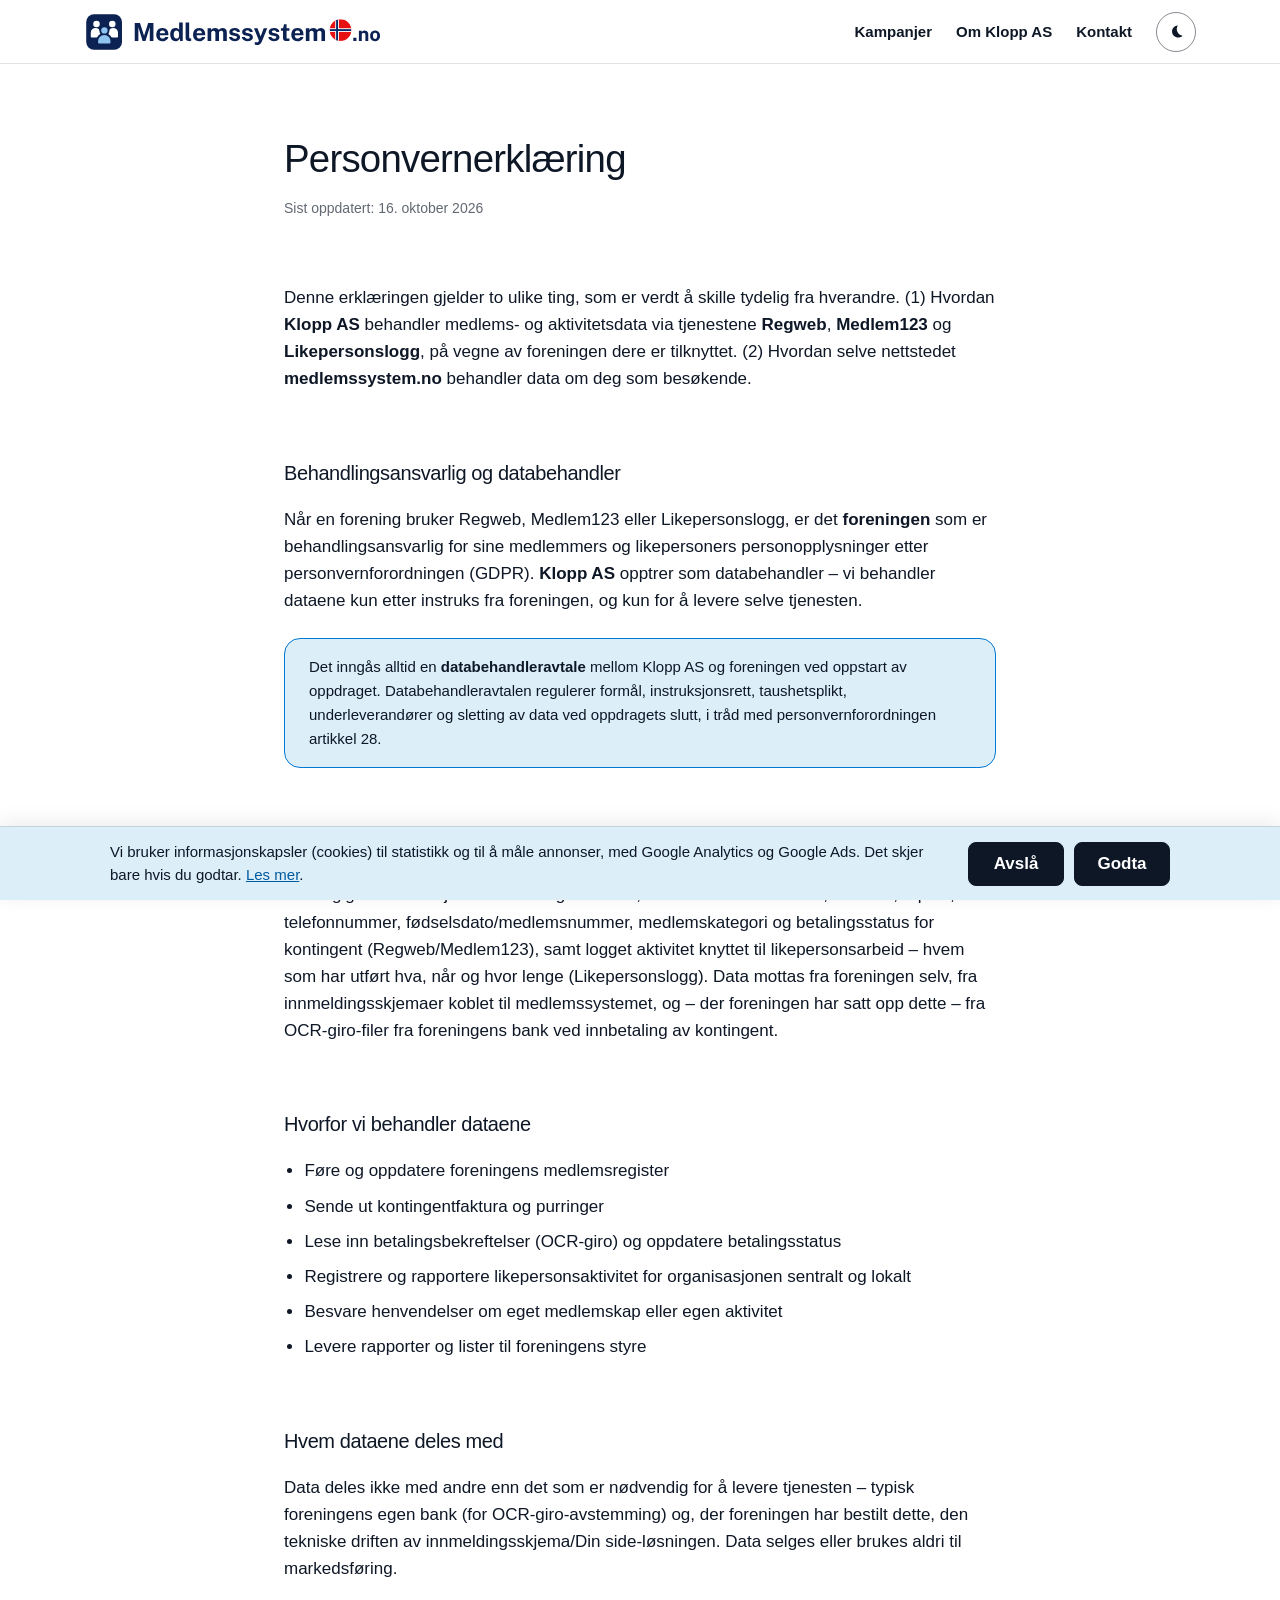
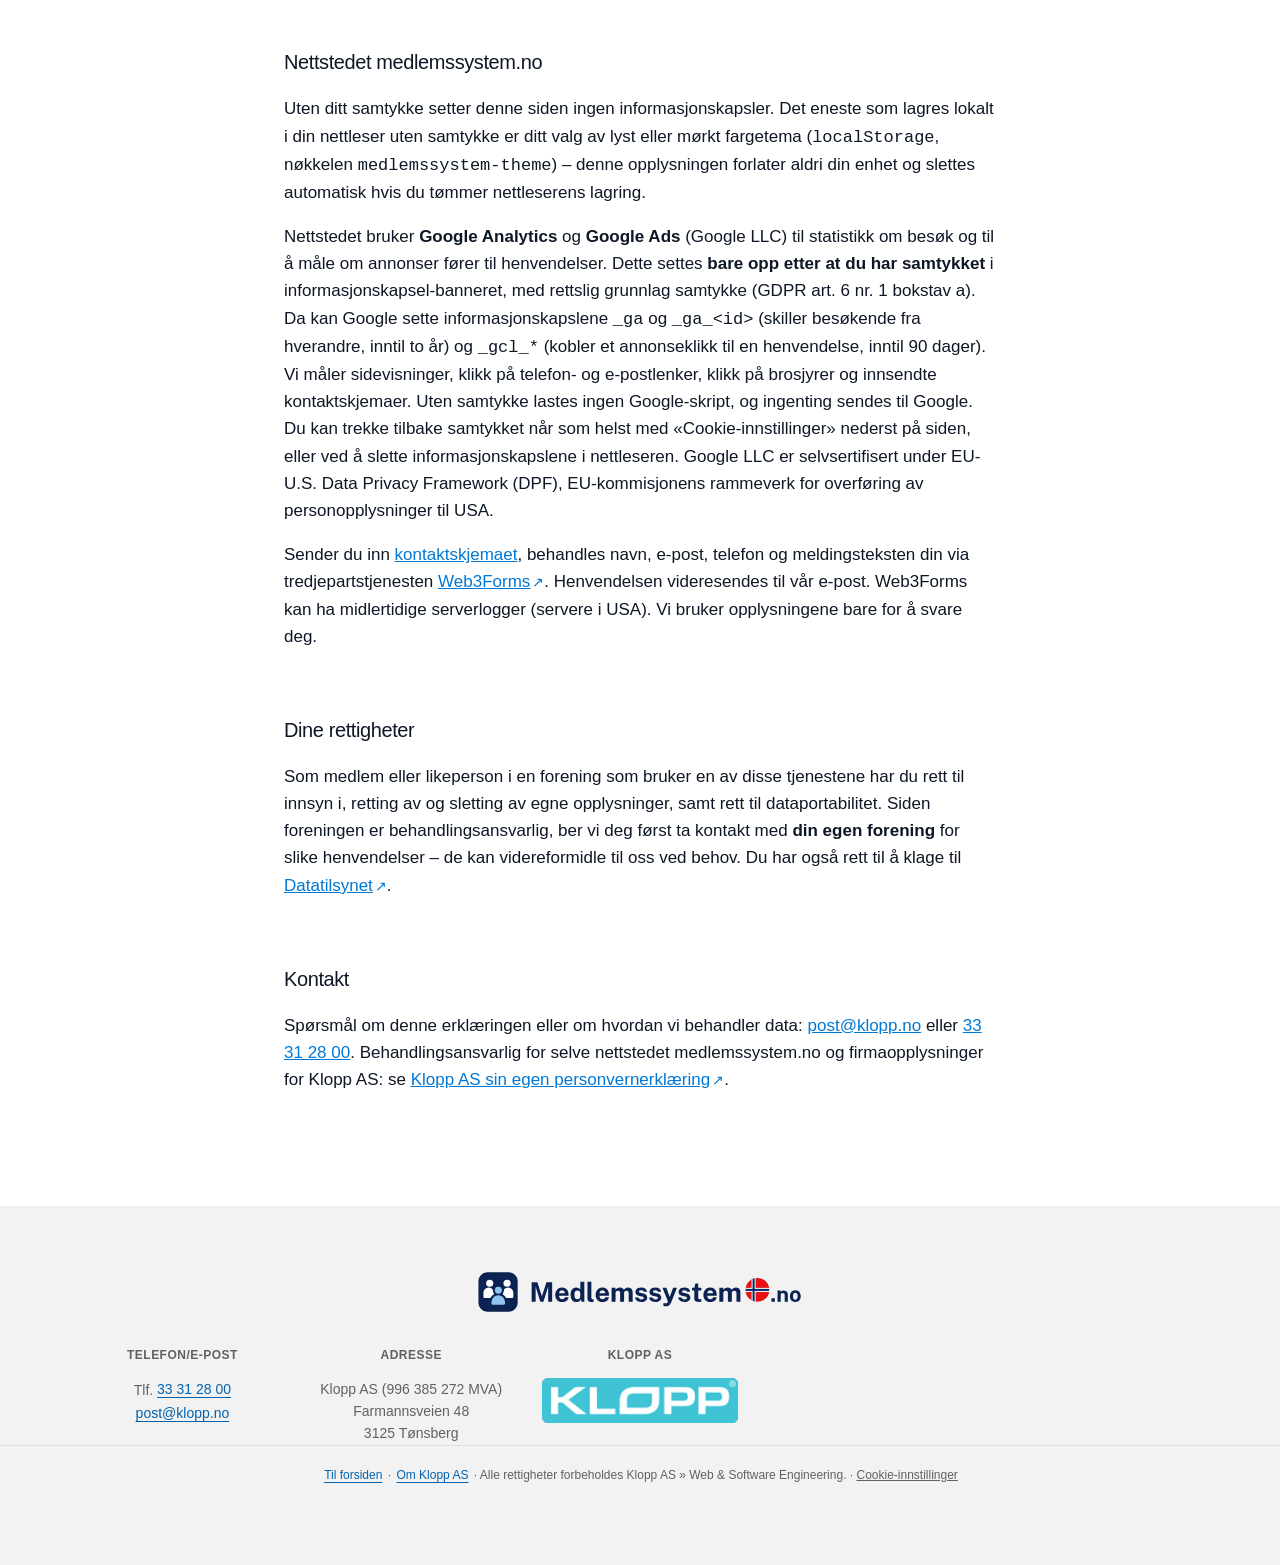
<file: personvern.html>
<!DOCTYPE html>
<html lang="nb">
    <head>
        <meta charset="utf-8" />
        <meta name="viewport" content="width=device-width, initial-scale=1, shrink-to-fit=no" />
        <meta name="referrer" content="strict-origin-when-cross-origin" />
        <meta http-equiv="Content-Security-Policy" content="default-src 'self'; script-src 'self' 'sha256-cn6OH+Xyd951QqTbjhj//TGbvMdQYI3N5nUKv1m1MLI=' https://web3forms.com https://js.hcaptcha.com https://newassets.hcaptcha.com https://www.googletagmanager.com https://*.doubleclick.net; style-src 'self' 'unsafe-inline' https://newassets.hcaptcha.com; img-src 'self' data: https://newassets.hcaptcha.com https://www.google-analytics.com https://www.googletagmanager.com https://www.google.com https://googleads.g.doubleclick.net https://www.googleadservices.com https://*.doubleclick.net https://www.google.no; font-src 'self' data:; connect-src 'self' https://api.web3forms.com https://hcaptcha.com https://*.hcaptcha.com https://www.google-analytics.com https://region1.google-analytics.com https://*.google-analytics.com https://*.analytics.google.com https://www.googletagmanager.com https://www.google.com https://googleads.g.doubleclick.net https://www.googleadservices.com https://*.doubleclick.net https://www.google.no; frame-src https://newassets.hcaptcha.com https://hcaptcha.com https://td.doubleclick.net https://www.googletagmanager.com https://*.doubleclick.net; base-uri 'self'; form-action 'self' https://api.web3forms.com; object-src 'none'" />
        <meta name="description" content="Personvernerklæring for medlemssystem.no fra Klopp AS – databehandling via Regweb, Medlem123 og Likepersonslogg, og nettstedets egen databruk." />
        <meta name="author" content="Klopp AS" />
        <link rel="canonical" href="https://medlemssystem.no/personvern.html" />
        <meta property="og:type" content="website" />
        <meta property="og:url" content="https://medlemssystem.no/personvern.html" />
        <meta property="og:title" content="Personvernerklæring – Medlemssystem" />
        <meta property="og:description" content="Personvernerklæring for medlemssystem.no fra Klopp AS – databehandling via Regweb, Medlem123 og Likepersonslogg, og nettstedets egen databruk." />
        <meta property="og:image" content="https://medlemssystem.no/assets/img/og-image.jpg" />
        <meta property="og:image:type" content="image/jpeg" />
        <meta property="og:image:alt" content="Medlemssystem: Regweb, Medlem123 og Likepersonslogg fra Klopp AS" />
        <meta property="og:image:width" content="1200" />
        <meta property="og:image:height" content="630" />
        <meta property="og:locale" content="nb_NO" />
        <meta name="twitter:card" content="summary_large_image" />
        <meta name="twitter:title" content="Personvernerklæring – Medlemssystem" />
        <meta name="twitter:description" content="Personvernerklæring for medlemssystem.no fra Klopp AS – databehandling via Regweb, Medlem123 og Likepersonslogg, og nettstedets egen databruk." />
        <meta name="twitter:image" content="https://medlemssystem.no/assets/img/og-image.jpg" />
        <meta name="twitter:image:alt" content="Medlemssystem: Regweb, Medlem123 og Likepersonslogg fra Klopp AS" />
        <meta name="color-scheme" content="light dark" />
        <script>
            (function () {
                var saved = localStorage.getItem("medlemssystem-theme");
                document.documentElement.setAttribute(
                    "data-theme",
                    saved === "light" || saved === "dark" ? saved : "light"
                );
            })();
        </script>
        <title>Personvernerklæring – Medlemssystem</title>
        <link rel="icon" type="image/x-icon" href="assets/img/favicon.ico" />
        <link rel="icon" type="image/svg+xml" href="assets/img/logo/medlemssystem-ikon-kvadrat.svg" />
        <link rel="icon" type="image/png" sizes="32x32" href="assets/img/logo/favicon-32.png" />
        <link rel="apple-touch-icon" href="assets/img/apple-touch-icon.png" />
        <link rel="manifest" href="/site.webmanifest" />
        <meta name="theme-color" content="#ffffff" media="(prefers-color-scheme: light)" />
        <meta name="theme-color" content="#1b1a19" media="(prefers-color-scheme: dark)" />
        <link href="css/site.css" rel="stylesheet" />
        <script type="application/ld+json">
        {
            "@context": "https://schema.org",
            "@type": "WebPage",
            "@id": "https://medlemssystem.no/personvern.html#webpage",
            "name": "Personvernerklæring – Medlemssystem",
            "url": "https://medlemssystem.no/personvern.html",
            "isPartOf": { "@id": "https://medlemssystem.no/#website" },
            "inLanguage": "nb-NO"
        }
        </script>
        <script type="application/ld+json">
        {
            "@context": "https://schema.org",
            "@type": "BreadcrumbList",
            "itemListElement": [
                {
                    "@type": "ListItem",
                    "position": 1,
                    "name": "Medlemssystem",
                    "item": "https://medlemssystem.no/"
                },
                {
                    "@type": "ListItem",
                    "position": 2,
                    "name": "Personvernerklæring",
                    "item": "https://medlemssystem.no/personvern.html"
                }
            ]
        }
        </script>
        <script type="application/ld+json">
        {
            "@context": "https://schema.org",
            "@type": "WebSite",
            "@id": "https://medlemssystem.no/#website",
            "name": "Medlemssystem",
            "url": "https://medlemssystem.no/",
            "inLanguage": "nb-NO"
        }
        </script>
        <script type="application/ld+json">
        {
            "@context": "https://schema.org",
            "@type": "Organization",
            "@id": "https://klopp.no/#organization",
            "name": "Klopp AS",
            "description": "Klopp AS er et norsk IT-selskap i Tønsberg, etablert i 2011. Selskapet utvikler og drifter Regweb medlemssystem, Medlem123 medlemsdrift, Likepersonslogg oppdragslogg og XReg verktøykasse for foreninger og organisasjoner. I tillegg leverer de skreddersydde webapplikasjoner, AI-agenter og systemintegrasjoner til bedrifter og offentlig sektor. Klopp AS har et tett utviklingssamarbeid med Vipps og Mastercard. All utvikling, drift og support skjer internt, og alle data lagres på norske servere.",
            "url": "https://klopp.no/",
            "logo": {
                "@type": "ImageObject",
                "url": "https://medlemssystem.no/assets/img/Klopp_logo_ink_R_w200.png",
                "width": 200,
                "height": 46
            },
            "foundingDate": "2011-01-14",
            "vatID": "NO996385272MVA",
            "telephone": "+4733312800",
            "email": "post@klopp.no",
            "address": {
                "@type": "PostalAddress",
                "streetAddress": "Farmannsveien 48",
                "postalCode": "3125",
                "addressLocality": "Tønsberg",
                "addressCountry": "NO"
            },
            "taxID": "996385272",
            "sameAs": [
                "https://klopp.no/",
                "https://www.proff.no/selskap/klopp-as/t%C3%B8nsberg/dataprogramvare-og-utvikling/IGH7ZSO009O",
                "https://virksomhet.brreg.no/nb/oppslag/enheter/996385272",
                "https://regweb.no/",
                "https://medlem123.no/",
                "https://likepersonslogg.com/",
                "https://medlemssystem.no/om-klopp-as.html"
            ]
        }
        </script>
        <style>
            .legal-page {
                max-width: 760px;
                margin: 0 auto;
                padding: calc(var(--nav-height) + var(--space-8)) var(--space-5) var(--space-9);
            }
            .legal-page h1 {
                font-size: clamp(1.75rem, 3vw, 2.5rem);
                letter-spacing: -0.02em;
            }
            .legal-page .legal-updated {
                color: var(--color-text-secondary);
                font-size: 14px;
                margin: var(--space-2) 0 var(--space-8);
            }
            .legal-page h2 {
                font-size: 20px;
                margin-top: var(--space-8);
                margin-bottom: var(--space-3);
            }
            .legal-page p, .legal-page li { line-height: 1.6; }
            .legal-page ul { padding-left: 1.2em; }
            .legal-page li { margin-bottom: var(--space-2); }
            .legal-page .legal-box {
                background: var(--color-bg-elevated);
                border: 1px solid var(--accent-blue);
                border-radius: var(--radius-md);
                padding: var(--space-4) var(--space-5);
                margin: var(--space-5) 0;
                font-size: 15px;
            }
        </style>
    </head>
    <body>
        <a class="skip-link" href="#main">Hopp til innhold</a>
        <nav class="navbar">
            <div class="container">
                <a class="navbar-brand" href="/" aria-label="Medlemssystem.no, til forsiden"><img class="brand-logo brand-logo-light" src="assets/img/logo/medlemssystem-logo.svg" alt="Medlemssystem.no" width="298" height="40" /><img class="brand-logo brand-logo-dark" src="assets/img/logo/medlemssystem-logo-hvit.svg" alt="" width="298" height="40" /></a>
                <div class="navbar-actions">
                    <a class="navbar-link navbar-link-kampanjer" href="/#kampanjer">Kampanjer</a>
                    <a class="navbar-link" href="om-klopp-as.html">Om Klopp AS</a>
                    <a class="navbar-link" href="kontakt.html">Kontakt</a>
                    <button class="theme-toggle" id="themeToggle" type="button" aria-label="Bytt mellom lyst og mørkt utseende" aria-pressed="false">
                        <span class="theme-toggle-icon" aria-hidden="true"><svg class="icon" viewBox="0 0 16 16" width="1em" height="1em" fill="currentColor"><path d="M9.5 1.5a6.5 6.5 0 1 0 5 10.9A7 7 0 0 1 9.5 1.5Z"/></svg></span>
                    </button>
                </div>
            </div>
        </nav>

        <main class="legal-page" id="main">
            <h1>Personvernerklæring</h1>
            <p class="legal-updated">Sist oppdatert: 16. oktober 2026</p>

            <p>Denne erklæringen gjelder to ulike ting, som er verdt å skille tydelig fra hverandre. (1) Hvordan <strong>Klopp AS</strong> behandler medlems- og aktivitetsdata via tjenestene <strong>Regweb</strong>, <strong>Medlem123</strong> og <strong>Likepersonslogg</strong>, på vegne av foreningen dere er tilknyttet. (2) Hvordan selve nettstedet <strong>medlemssystem.no</strong> behandler data om deg som besøkende.</p>

            <h2>Behandlingsansvarlig og databehandler</h2>
            <p>Når en forening bruker Regweb, Medlem123 eller Likepersonslogg, er det <strong>foreningen</strong> som er behandlingsansvarlig for sine medlemmers og likepersoners personopplysninger etter personvernforordningen (GDPR). <strong>Klopp AS</strong> opptrer som databehandler – vi behandler dataene kun etter instruks fra foreningen, og kun for å levere selve tjenesten.</p>
            <div class="legal-box">Det inngås alltid en <strong>databehandleravtale</strong> mellom Klopp AS og foreningen ved oppstart av oppdraget. Databehandleravtalen regulerer formål, instruksjonsrett, taushetsplikt, underleverandører og sletting av data ved oppdragets slutt, i tråd med personvernforordningen artikkel 28.</div>

            <h2>Hvilke data behandles</h2>
            <p>Avhengig av hvilken tjeneste foreningen bruker, kan dette omfatte: navn, adresse, e-post, telefonnummer, fødselsdato/medlemsnummer, medlemskategori og betalingsstatus for kontingent (Regweb/Medlem123), samt logget aktivitet knyttet til likepersonsarbeid – hvem som har utført hva, når og hvor lenge (Likepersonslogg). Data mottas fra foreningen selv, fra innmeldingsskjemaer koblet til medlemssystemet, og – der foreningen har satt opp dette – fra OCR-giro-filer fra foreningens bank ved innbetaling av kontingent.</p>

            <h2>Hvorfor vi behandler dataene</h2>
            <ul>
                <li>Føre og oppdatere foreningens medlemsregister</li>
                <li>Sende ut kontingentfaktura og purringer</li>
                <li>Lese inn betalingsbekreftelser (OCR-giro) og oppdatere betalingsstatus</li>
                <li>Registrere og rapportere likepersonsaktivitet for organisasjonen sentralt og lokalt</li>
                <li>Besvare henvendelser om eget medlemskap eller egen aktivitet</li>
                <li>Levere rapporter og lister til foreningens styre</li>
            </ul>

            <h2>Hvem dataene deles med</h2>
            <p>Data deles ikke med andre enn det som er nødvendig for å levere tjenesten – typisk foreningens egen bank (for OCR-giro-avstemming) og, der foreningen har bestilt dette, den tekniske driften av innmeldingsskjema/Din side-løsningen. Data selges eller brukes aldri til markedsføring.</p>

            <h2>Nettstedet medlemssystem.no</h2>
            <p>Uten ditt samtykke setter denne siden ingen informasjonskapsler. Det eneste som lagres lokalt i din nettleser uten samtykke er ditt valg av lyst eller mørkt fargetema (<code>localStorage</code>, nøkkelen <code>medlemssystem-theme</code>) – denne opplysningen forlater aldri din enhet og slettes automatisk hvis du tømmer nettleserens lagring.</p>
            <p>Nettstedet bruker <strong>Google Analytics</strong> og <strong>Google Ads</strong> (Google LLC) til statistikk om besøk og til å måle om annonser fører til henvendelser. Dette settes <strong>bare opp etter at du har samtykket</strong> i informasjonskapsel-banneret, med rettslig grunnlag samtykke (GDPR art. 6 nr. 1 bokstav a). Da kan Google sette informasjonskapslene <code>_ga</code> og <code>_ga_&lt;id&gt;</code> (skiller besøkende fra hverandre, inntil to år) og <code>_gcl_*</code> (kobler et annonseklikk til en henvendelse, inntil 90 dager). Vi måler sidevisninger, klikk på telefon- og e-postlenker, klikk på brosjyrer og innsendte kontaktskjemaer. Uten samtykke lastes ingen Google-skript, og ingenting sendes til Google. Du kan trekke tilbake samtykket når som helst med «Cookie-innstillinger» nederst på siden, eller ved å slette informasjonskapslene i nettleseren. Google LLC er selvsertifisert under EU-U.S. Data Privacy Framework (DPF), EU-kommisjonens rammeverk for overføring av personopplysninger til USA.</p>
            <p>Sender du inn <a href="kontakt.html">kontaktskjemaet</a>, behandles navn, e-post, telefon og meldingsteksten din via tredjepartstjenesten <a href="https://web3forms.com/" target="_blank" rel="noopener">Web3Forms<span class="sr-only"> (åpner i ny fane)</span></a>. Henvendelsen videresendes til vår e-post. Web3Forms kan ha midlertidige serverlogger (servere i USA). Vi bruker opplysningene bare for å svare deg.</p>

            <h2>Dine rettigheter</h2>
            <p>Som medlem eller likeperson i en forening som bruker en av disse tjenestene har du rett til innsyn i, retting av og sletting av egne opplysninger, samt rett til dataportabilitet. Siden foreningen er behandlingsansvarlig, ber vi deg først ta kontakt med <strong>din egen forening</strong> for slike henvendelser – de kan videreformidle til oss ved behov. Du har også rett til å klage til <a href="https://www.datatilsynet.no/" target="_blank" rel="noopener">Datatilsynet<span class="sr-only"> (åpner i ny fane)</span></a>.</p>

            <h2>Kontakt</h2>
            <p>Spørsmål om denne erklæringen eller om hvordan vi behandler data: <a href="mailto:post@klopp.no">post@klopp.no</a> eller <a href="tel:+4733312800">33 31 28 00</a>. Behandlingsansvarlig for selve nettstedet medlemssystem.no og firmaopplysninger for Klopp AS: se <a href="https://klopp.no/personvern.html" target="_blank" rel="noopener">Klopp AS sin egen personvernerklæring<span class="sr-only"> (åpner i ny fane)</span></a>.</p>
        </main>

        <footer class="site-footer">
            <div class="container">
                <div class="footer-brand"><img class="brand-logo" src="assets/img/logo/medlemssystem-logo.svg" alt="Medlemssystem.no" width="328" height="44" /></div>
                <div class="footer-grid">
                    <div>
                        <h3>Telefon/e-post</h3>
                        <p>Tlf. <a href="tel:+4733312800">33 31 28 00</a><br /><a href="mailto:post@klopp.no">post@klopp.no</a></p>
                    </div>
                    <div>
                        <h3>Adresse</h3>
                        <p>Klopp AS (996&nbsp;385&nbsp;272 MVA)<br />Farmannsveien 48<br />3125 Tønsberg</p>
                    </div>
                    <div>
                        <h3>Klopp AS</h3>
                        <a href="https://klopp.no/" target="_blank" rel="noopener"><img src="assets/img/Klopp_logo_ink_R_w200.png" alt="Klopp AS logo" width="200" height="46" style="width:200px; margin: 0 auto;" /><span class="sr-only"> (åpner i ny fane)</span></a>
                    </div>
                </div>
            </div>
            <div class="copyright">
                <div class="container">
                    <a href="index.html">Til forsiden</a> · <a href="https://klopp.no" target="_blank" rel="noopener">Om Klopp AS<span class="sr-only"> (åpner i ny fane)</span></a> · Alle rettigheter forbeholdes Klopp AS » Web &amp; Software Engineering.
                </div>
            </div>
        </footer>

        <script src="js/site.js"></script>
        <script src="js/consent.js" defer></script>
    </body>
</html>
</file>
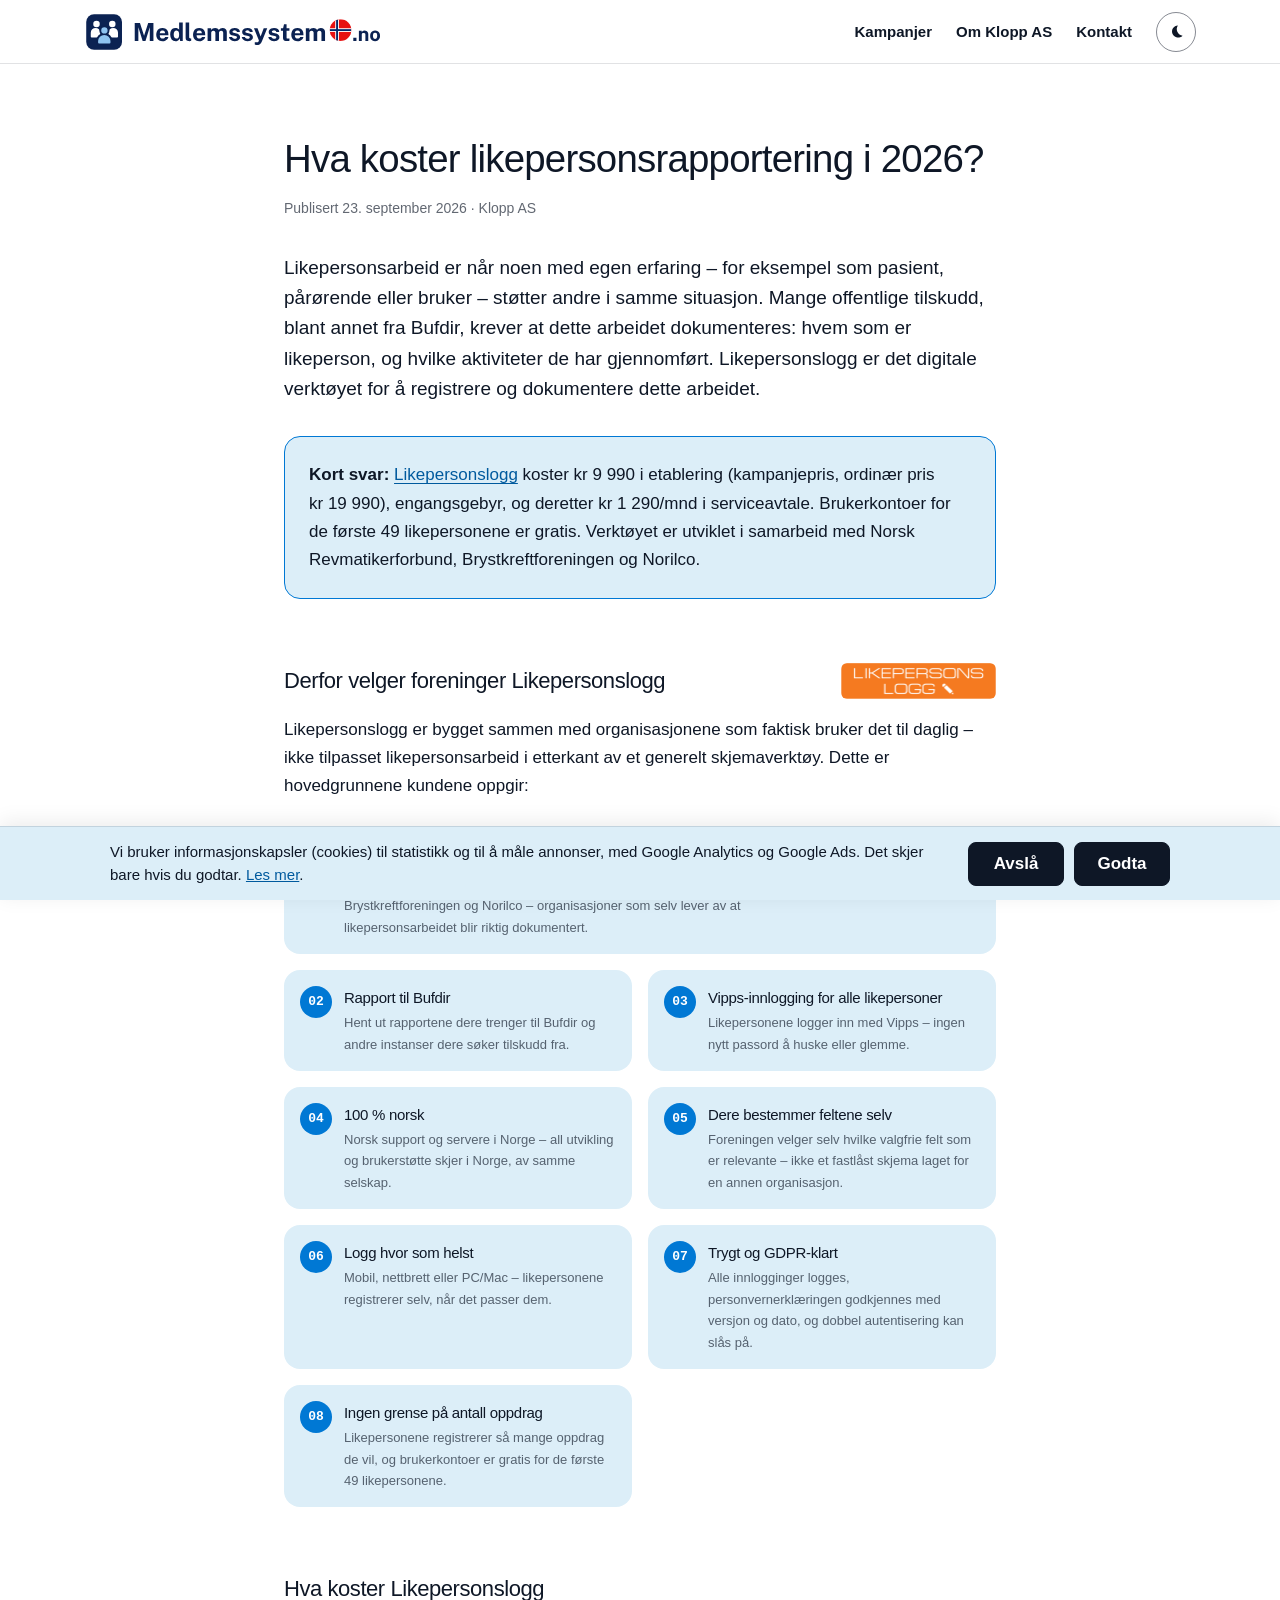
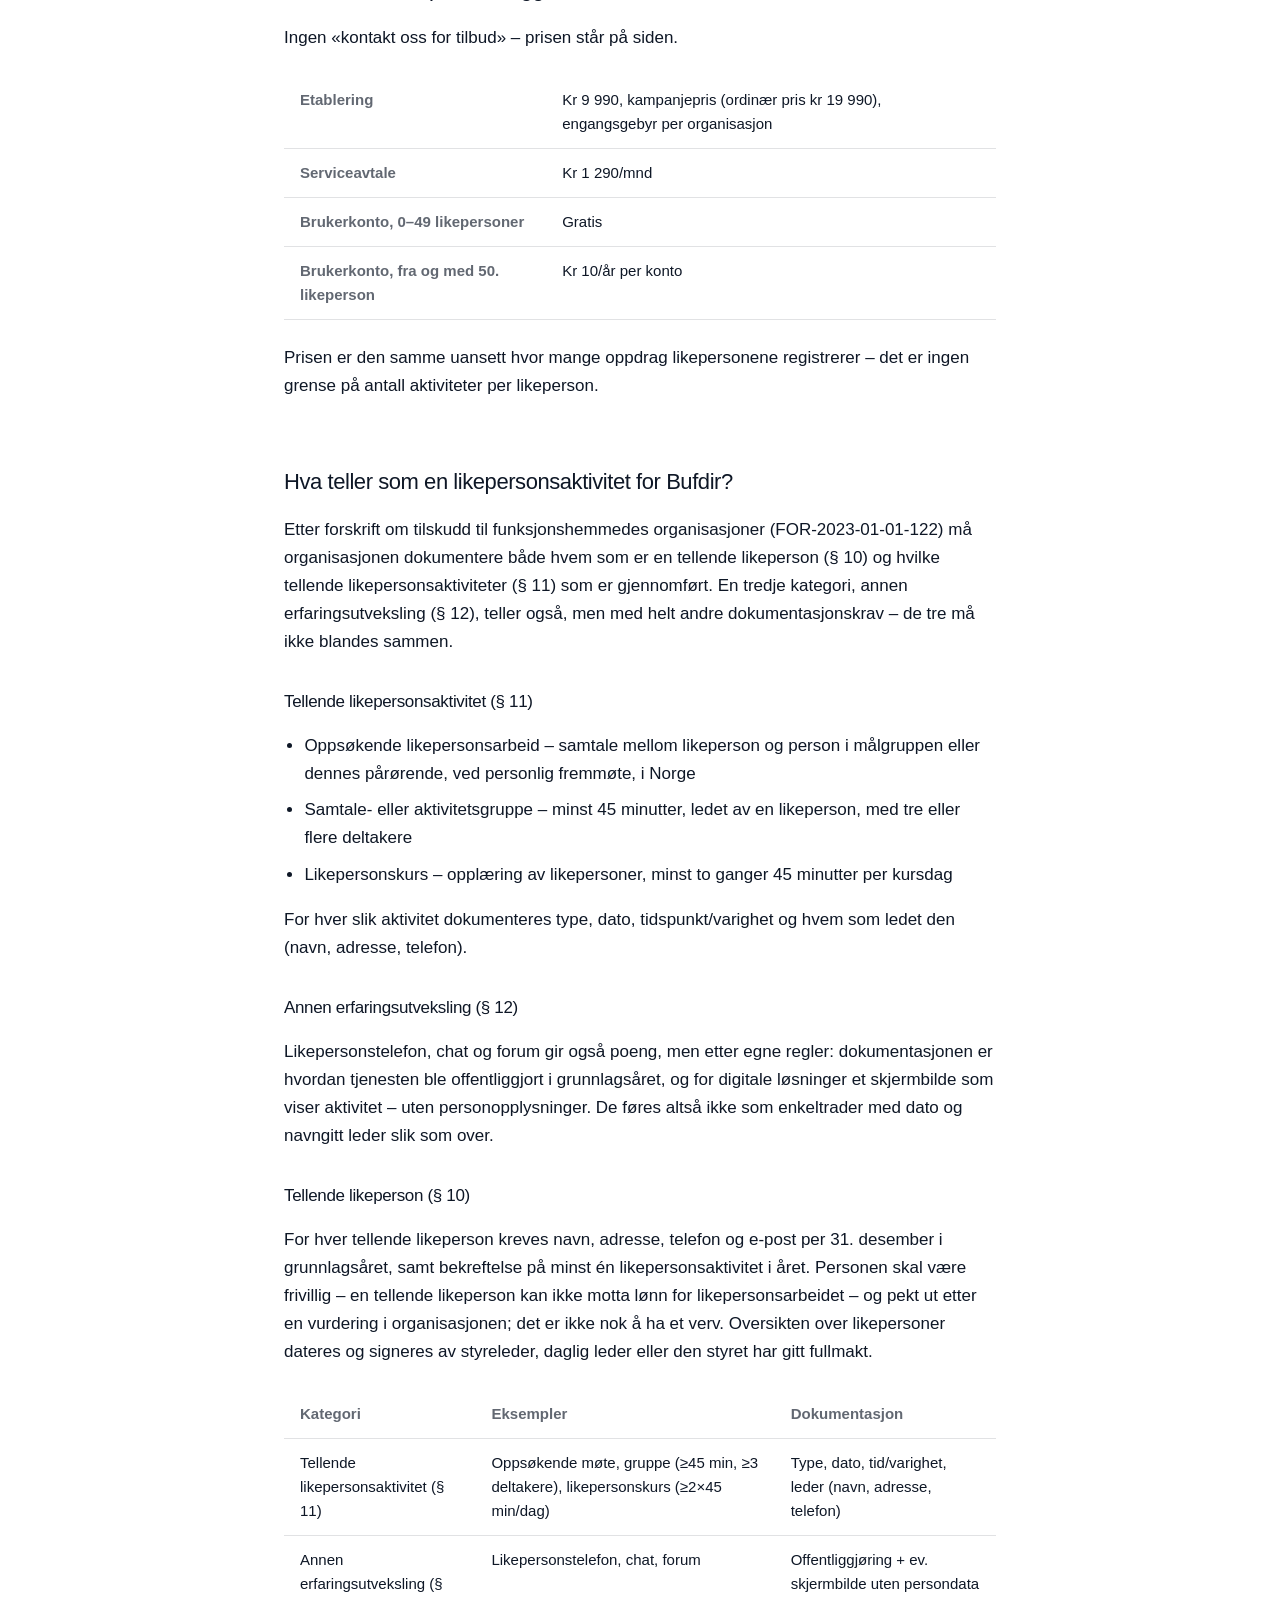
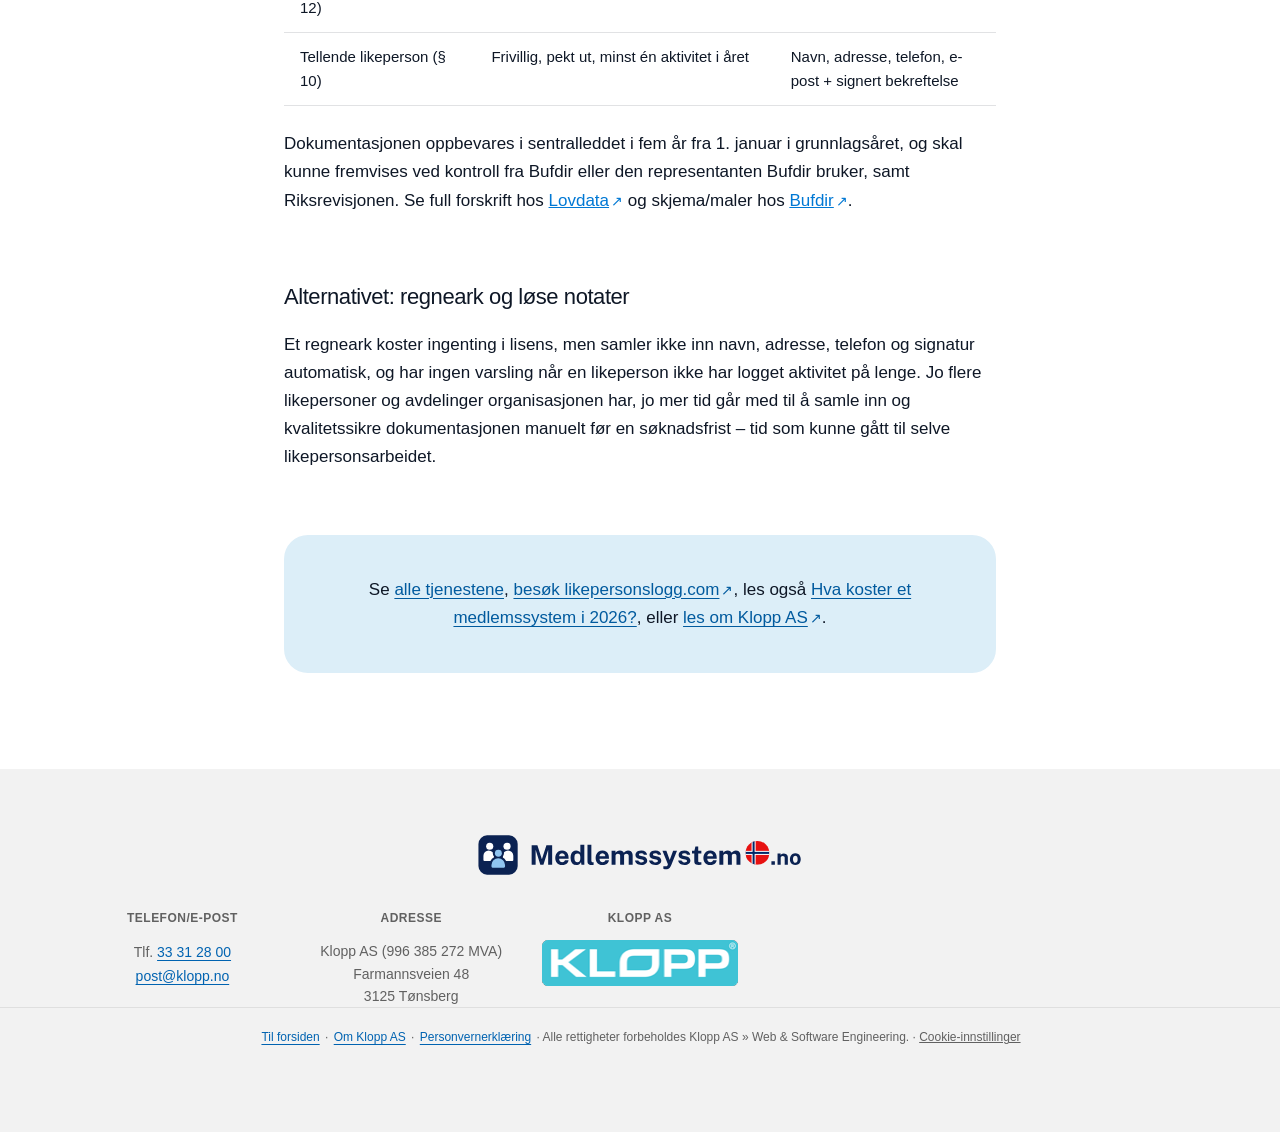
<file: artikler/hva-koster-likepersonsrapportering-2026.html>
<!DOCTYPE html>
<html lang="nb">
    <head>
        <meta charset="utf-8" />
        <meta name="viewport" content="width=device-width, initial-scale=1, shrink-to-fit=no" />
        <meta name="referrer" content="strict-origin-when-cross-origin" />
        <meta http-equiv="Content-Security-Policy" content="default-src 'self'; script-src 'self' 'sha256-cn6OH+Xyd951QqTbjhj//TGbvMdQYI3N5nUKv1m1MLI=' https://www.googletagmanager.com https://*.doubleclick.net; style-src 'self' 'unsafe-inline'; img-src 'self' data: https://www.google-analytics.com https://www.googletagmanager.com https://www.google.com https://googleads.g.doubleclick.net https://www.googleadservices.com https://*.doubleclick.net https://www.google.no; font-src 'self' data:; connect-src 'self' https://www.google-analytics.com https://region1.google-analytics.com https://*.google-analytics.com https://*.analytics.google.com https://www.googletagmanager.com https://www.google.com https://googleads.g.doubleclick.net https://www.googleadservices.com https://*.doubleclick.net https://www.google.no; frame-src https://td.doubleclick.net https://www.googletagmanager.com https://*.doubleclick.net; base-uri 'self'; form-action 'self'; object-src 'none'" />
        <meta name="description" content="Hva koster digital likepersonsrapportering i 2026? Se prisen for Likepersonslogg, utviklet sammen med Norsk Revmatikerforbund, Brystkreftforeningen og Norilco." />
        <meta name="author" content="Klopp AS" />
        <link rel="canonical" href="https://medlemssystem.no/artikler/hva-koster-likepersonsrapportering-2026.html" />
        <meta property="og:type" content="article" />
        <meta property="og:url" content="https://medlemssystem.no/artikler/hva-koster-likepersonsrapportering-2026.html" />
        <meta property="og:title" content="Hva koster likepersonsrapportering i 2026?" />
        <meta property="og:description" content="Prisen for Likepersonslogg, og hvorfor norske pasient- og interesseorganisasjoner bruker det til Bufdir-rapportering." />
        <meta property="og:image" content="https://medlemssystem.no/assets/img/og-image.jpg" />
        <meta property="og:image:type" content="image/jpeg" />
        <meta property="og:image:alt" content="Medlemssystem: Regweb, Medlem123 og Likepersonslogg fra Klopp AS" />
        <meta property="og:image:width" content="1200" />
        <meta property="og:image:height" content="630" />
        <meta property="og:locale" content="nb_NO" />
        <meta name="twitter:card" content="summary_large_image" />
        <meta name="twitter:title" content="Hva koster likepersonsrapportering i 2026?" />
        <meta name="twitter:description" content="Prisen for Likepersonslogg, og hvorfor norske pasient- og interesseorganisasjoner bruker det til Bufdir-rapportering." />
        <meta name="twitter:image" content="https://medlemssystem.no/assets/img/og-image.jpg" />
        <meta name="twitter:image:alt" content="Medlemssystem: Regweb, Medlem123 og Likepersonslogg fra Klopp AS" />
        <meta name="color-scheme" content="light dark" />
        <script>
            (function () {
                var saved = localStorage.getItem("medlemssystem-theme");
                document.documentElement.setAttribute(
                    "data-theme",
                    saved === "light" || saved === "dark" ? saved : "light"
                );
            })();
        </script>
        <title>Hva koster likepersonsrapportering i 2026? – Medlemssystem</title>
        <link rel="icon" type="image/x-icon" href="../assets/img/favicon.ico" />
        <link rel="icon" type="image/svg+xml" href="../assets/img/logo/medlemssystem-ikon-kvadrat.svg" />
        <link rel="icon" type="image/png" sizes="32x32" href="../assets/img/logo/favicon-32.png" />
        <link rel="apple-touch-icon" href="../assets/img/apple-touch-icon.png" />
        <link rel="manifest" href="/site.webmanifest" />
        <link href="../css/site.css" rel="stylesheet" />
        <script type="application/ld+json">
        {
            "@context": "https://schema.org",
            "@type": "Article",
            "headline": "Hva koster likepersonsrapportering i 2026?",
            "description": "Prisen for Likepersonslogg, og hvorfor norske pasient- og interesseorganisasjoner bruker det til Bufdir-rapportering.",
            "image": "https://medlemssystem.no/assets/img/og-image.jpg",
            "datePublished": "2026-09-23",
            "dateModified": "2026-09-23",
            "inLanguage": "nb-NO",
            "author": {
                "@id": "https://klopp.no/#organization",
                "@type": "Organization",
                "name": "Klopp AS",
                "logo": "https://medlemssystem.no/assets/img/Klopp_logo_ink_R_w200.png"
            },
            "publisher": {
                "@id": "https://klopp.no/#organization",
                "@type": "Organization",
                "name": "Klopp AS",
                "logo": {
                    "@type": "ImageObject",
                    "url": "https://medlemssystem.no/assets/img/Klopp_logo_ink_R_w200.png",
                    "width": 200,
                    "height": 46
                }
            },
            "mainEntityOfPage": "https://medlemssystem.no/artikler/hva-koster-likepersonsrapportering-2026.html",
            "isPartOf": { "@id": "https://medlemssystem.no/#website", "@type": "WebSite", "name": "Medlemssystem", "url": "https://medlemssystem.no/" }
        }
        </script>
        <script type="application/ld+json">
        {
            "@context": "https://schema.org",
            "@type": "BreadcrumbList",
            "itemListElement": [
                { "@type": "ListItem", "position": 1, "name": "Medlemssystem", "item": "https://medlemssystem.no/" },
                { "@type": "ListItem", "position": 2, "name": "Hva koster likepersonsrapportering i 2026?", "item": "https://medlemssystem.no/artikler/hva-koster-likepersonsrapportering-2026.html" }
            ]
        }
        </script>
        <script type="application/ld+json">
        {
            "@context": "https://schema.org",
            "@type": "FAQPage",
            "mainEntity": [
                {
                    "@type": "Question",
                    "name": "Hva koster Likepersonslogg?",
                    "acceptedAnswer": {
                        "@type": "Answer",
                        "text": "Likepersonslogg koster kr 9 990 i etablering (kampanjepris, ordinær pris kr 19 990), engangsgebyr betalt én gang per organisasjon, og deretter kr 1 290/mnd i serviceavtale. Brukerkontoer for de første 49 likepersonene er gratis; kr 10/år per konto fra og med den 50."
                    }
                },
                {
                    "@type": "Question",
                    "name": "Hva regnes som en tellende likepersonsaktivitet for Bufdir?",
                    "acceptedAnswer": {
                        "@type": "Answer",
                        "text": "Etter forskrift om tilskudd til funksjonshemmedes organisasjoner (FOR-2023-01-01-122 § 11) regnes oppsøkende likepersonsarbeid ved personlig fremmøte, samtale- eller aktivitetsgruppe på minst 45 minutter med tre eller flere deltakere, og likepersonskurs på minst to ganger 45 minutter per kursdag, som tellende likepersonsaktiviteter. Likepersonstelefon, chat og forum regnes i stedet som annen erfaringsutveksling (§ 12), med egne dokumentasjonskrav. For hver tellende likeperson (§ 10) kreves navn, adresse, telefon og e-post, samt bekreftelse på minst én aktivitet i grunnlagsåret."
                    }
                }
            ]
        }
        </script>
        <style>
            .article-page {
                max-width: 760px;
                margin: 0 auto;
                padding: calc(var(--nav-height) + var(--space-8)) var(--space-5) var(--space-9);
            }
            .article-page h1 {
                font-size: clamp(1.75rem, 3vw, 2.5rem);
                letter-spacing: -0.02em;
            }
            .article-page .article-meta {
                color: var(--color-text-secondary);
                font-size: 14px;
                margin: var(--space-2) 0 var(--space-6);
            }
            .article-page .article-lead {
                font-size: 19px;
                line-height: 1.6;
                color: var(--color-text);
            }
            .article-page h2 {
                font-size: 22px;
                margin-top: var(--space-8);
                margin-bottom: var(--space-3);
            }
            .article-page h3 {
                font-size: 17px;
                margin-top: var(--space-6);
                margin-bottom: var(--space-2);
            }
            .article-page .selling-point h3 {
                font-size: 15px;
                margin: 0 0 2px;
            }
            .article-page p, .article-page li { line-height: 1.65; }
            .article-page ul, .article-page ol { padding-left: 1.2em; }
            .article-page li { margin-bottom: var(--space-2); }
            .article-page .summary-box {
                background: var(--color-bg-elevated);
                border: 1px solid var(--accent-blue);
                border-radius: var(--radius-md);
                padding: var(--space-5);
                margin: var(--space-6) 0;
            }
            .article-page .summary-box p { margin: 0 0 var(--space-2); }
            .article-page .summary-box p:last-child { margin-bottom: 0; }
            .article-page table {
                width: 100%;
                border-collapse: collapse;
                margin: var(--space-5) 0;
                font-size: 15px;
            }
            .article-page th, .article-page td {
                text-align: left;
                padding: var(--space-3) var(--space-4);
                border-bottom: 1px solid var(--color-border);
                vertical-align: top;
            }
            .article-page th { color: var(--color-text-secondary); font-weight: 600; }
            @media (max-width: 600px) {
                .article-page th, .article-page td { padding: var(--space-2) var(--space-3); overflow-wrap: anywhere; hyphens: auto; }
                .article-page table { font-size: 14px; }
                .article-page table.stack-mobile thead { display: none; }
                .article-page table.stack-mobile tr { display: block; padding: var(--space-3) 0; border-bottom: 1px solid var(--color-border); }
                .article-page table.stack-mobile td { display: block; border-bottom: none; padding: var(--space-1) 0; }
                .article-page table.stack-mobile td::before { content: attr(data-label); display: block; font-size: 12px; font-weight: 600; color: var(--color-text-secondary); }
            }
            .article-page .article-cta {
                margin-top: var(--space-8);
                padding: var(--space-5);
                background: var(--color-bg-elevated);
                border-radius: var(--radius-lg);
                text-align: center;
            }
            .article-page .article-cta a { color: var(--accent-text-strong); text-decoration: underline; text-underline-offset: 3px; }
            .article-page .section-heading-row {
                display: flex;
                align-items: center;
                justify-content: space-between;
                gap: var(--space-4);
                flex-wrap: wrap;
                margin-top: var(--space-8);
            }
            .article-page .section-heading-row h2 { margin-top: 0; margin-bottom: 0; }
            .article-page .section-heading-logo {
                height: 36px;
                width: auto;
                display: block;
                border-radius: var(--radius-sm);
            }
        </style>
    </head>
    <body>
        <a class="skip-link" href="#main">Hopp til innhold</a>
        <nav class="navbar">
            <div class="container">
                <a class="navbar-brand" href="/" aria-label="Medlemssystem.no, til forsiden"><img class="brand-logo brand-logo-light" src="../assets/img/logo/medlemssystem-logo.svg" alt="Medlemssystem.no" width="298" height="40" /><img class="brand-logo brand-logo-dark" src="../assets/img/logo/medlemssystem-logo-hvit.svg" alt="" width="298" height="40" /></a>
                <div class="navbar-actions">
                    <a class="navbar-link navbar-link-kampanjer" href="/#kampanjer">Kampanjer</a>
                    <a class="navbar-link" href="/om-klopp-as.html">Om Klopp AS</a>
                    <a class="navbar-link" href="/kontakt.html">Kontakt</a>
                    <button class="theme-toggle" id="themeToggle" type="button" aria-label="Bytt mellom lyst og mørkt utseende" aria-pressed="false">
                        <span class="theme-toggle-icon" aria-hidden="true"><svg class="icon" viewBox="0 0 16 16" width="1em" height="1em" fill="currentColor"><path d="M9.5 1.5a6.5 6.5 0 1 0 5 10.9A7 7 0 0 1 9.5 1.5Z"/></svg></span>
                    </button>
                </div>
            </div>
        </nav>

        <main class="article-page" id="main">
            <h1>Hva koster likepersonsrapportering i 2026?</h1>
            <p class="article-meta">Publisert 23. september 2026 · Klopp AS</p>

            <p class="article-lead">Likepersonsarbeid er når noen med egen erfaring – for eksempel som pasient, pårørende eller bruker – støtter andre i samme situasjon. Mange offentlige tilskudd, blant annet fra Bufdir, krever at dette arbeidet dokumenteres: hvem som er likeperson, og hvilke aktiviteter de har gjennomført. Likepersonslogg er det digitale verktøyet for å registrere og dokumentere dette arbeidet.</p>

            <div class="summary-box">
                <p><strong>Kort svar:</strong> <a class="text-link" href="/#likepersonslogg">Likepersonslogg</a> koster kr&nbsp;9&nbsp;990 i etablering (kampanjepris, ordinær pris kr&nbsp;19&nbsp;990), engangsgebyr, og deretter kr&nbsp;1&nbsp;290/mnd i serviceavtale. Brukerkontoer for de første 49 likepersonene er gratis. Verktøyet er utviklet i samarbeid med Norsk Revmatikerforbund, Brystkreftforeningen og Norilco.</p>
            </div>

            <div class="section-heading-row">
                <h2>Derfor velger foreninger Likepersonslogg</h2>
                <a href="https://likepersonslogg.com/" target="_blank" rel="noopener" aria-label="Besøk likepersonslogg.com">
                    <picture><source srcset="../assets/img/logos/likepersonslogg-logo.webp" type="image/webp" /><img class="section-heading-logo" src="../assets/img/logos/likepersonslogg-logo.png" alt="Likepersonslogg" loading="lazy" width="950" height="220" /></picture>
                <span class="sr-only"> (åpner i ny fane)</span></a>
            </div>
            <p>Likepersonslogg er bygget sammen med organisasjonene som faktisk bruker det til daglig – ikke tilpasset likepersonsarbeid i etterkant av et generelt skjemaverktøy. Dette er hovedgrunnene kundene oppgir:</p>

            <div class="selling-points">
                <div class="selling-point full">
                    <span class="selling-point-num">01</span>
                    <div>
                        <h3>Utviklet med norske pasient- og interesseorganisasjoner</h3>
                        <p>Likepersonslogg er utviklet i samarbeid med Norsk Revmatikerforbund, Brystkreftforeningen og Norilco – organisasjoner som selv lever av at likepersonsarbeidet blir riktig dokumentert.</p>
                    </div>
                </div>
                <div class="selling-point">
                    <span class="selling-point-num">02</span>
                    <div><h3>Rapport til Bufdir</h3><p>Hent ut rapportene dere trenger til Bufdir og andre instanser dere søker tilskudd fra.</p></div>
                </div>
                <div class="selling-point">
                    <span class="selling-point-num">03</span>
                    <div><h3>Vipps-innlogging for alle likepersoner</h3><p>Likepersonene logger inn med Vipps – ingen nytt passord å huske eller glemme.</p></div>
                </div>
                <div class="selling-point">
                    <span class="selling-point-num">04</span>
                    <div><h3>100&nbsp;% norsk</h3><p>Norsk support og servere i Norge – all utvikling og brukerstøtte skjer i Norge, av samme selskap.</p></div>
                </div>
                <div class="selling-point">
                    <span class="selling-point-num">05</span>
                    <div><h3>Dere bestemmer feltene selv</h3><p>Foreningen velger selv hvilke valgfrie felt som er relevante – ikke et fastlåst skjema laget for en annen organisasjon.</p></div>
                </div>
                <div class="selling-point">
                    <span class="selling-point-num">06</span>
                    <div><h3>Logg hvor som helst</h3><p>Mobil, nettbrett eller PC/Mac – likepersonene registrerer selv, når det passer dem.</p></div>
                </div>
                <div class="selling-point">
                    <span class="selling-point-num">07</span>
                    <div><h3>Trygt og GDPR-klart</h3><p>Alle innlogginger logges, personvernerklæringen godkjennes med versjon og dato, og dobbel autentisering kan slås på.</p></div>
                </div>
                <div class="selling-point">
                    <span class="selling-point-num">08</span>
                    <div><h3>Ingen grense på antall oppdrag</h3><p>Likepersonene registrerer så mange oppdrag de vil, og brukerkontoer er gratis for de første 49 likepersonene.</p></div>
                </div>
            </div>

            <h2>Hva koster Likepersonslogg</h2>
            <p>Ingen «kontakt oss for tilbud» – prisen står på siden.</p>
            <table>
                <tbody>
                    <tr><th>Etablering</th><td>Kr&nbsp;9&nbsp;990, kampanjepris (ordinær pris kr&nbsp;19&nbsp;990), engangsgebyr per organisasjon</td></tr>
                    <tr><th>Serviceavtale</th><td>Kr&nbsp;1&nbsp;290/mnd</td></tr>
                    <tr><th>Brukerkonto, 0–49 likepersoner</th><td>Gratis</td></tr>
                    <tr><th>Brukerkonto, fra og med 50. likeperson</th><td>Kr&nbsp;10/år per konto</td></tr>
                </tbody>
            </table>
            <p>Prisen er den samme uansett hvor mange oppdrag likepersonene registrerer – det er ingen grense på antall aktiviteter per likeperson.</p>

            <h2>Hva teller som en likepersonsaktivitet for Bufdir?</h2>
            <p>Etter forskrift om tilskudd til funksjonshemmedes organisasjoner (FOR-2023-01-01-122) må organisasjonen dokumentere både hvem som er en tellende likeperson (§ 10) og hvilke tellende likepersonsaktiviteter (§ 11) som er gjennomført. En tredje kategori, annen erfaringsutveksling (§ 12), teller også, men med helt andre dokumentasjonskrav – de tre må ikke blandes sammen.</p>

            <h3>Tellende likepersonsaktivitet (§ 11)</h3>
            <ul>
                <li>Oppsøkende likepersonsarbeid – samtale mellom likeperson og person i målgruppen eller dennes pårørende, ved personlig fremmøte, i Norge</li>
                <li>Samtale- eller aktivitetsgruppe – minst 45 minutter, ledet av en likeperson, med tre eller flere deltakere</li>
                <li>Likepersonskurs – opplæring av likepersoner, minst to ganger 45 minutter per kursdag</li>
            </ul>
            <p>For hver slik aktivitet dokumenteres type, dato, tidspunkt/varighet og hvem som ledet den (navn, adresse, telefon).</p>

            <h3>Annen erfaringsutveksling (§ 12)</h3>
            <p>Likepersonstelefon, chat og forum gir også poeng, men etter egne regler: dokumentasjonen er hvordan tjenesten ble offentliggjort i grunnlagsåret, og for digitale løsninger et skjermbilde som viser aktivitet – uten personopplysninger. De føres altså ikke som enkeltrader med dato og navngitt leder slik som over.</p>

            <h3>Tellende likeperson (§ 10)</h3>
            <p>For hver tellende likeperson kreves navn, adresse, telefon og e-post per 31. desember i grunnlagsåret, samt bekreftelse på minst én likepersonsaktivitet i året. Personen skal være frivillig – en tellende likeperson kan ikke motta lønn for likepersonsarbeidet – og pekt ut etter en vurdering i organisasjonen; det er ikke nok å ha et verv. Oversikten over likepersoner dateres og signeres av styreleder, daglig leder eller den styret har gitt fullmakt.</p>

            <table class="stack-mobile">
                <thead>
                    <tr><th>Kategori</th><th>Eksempler</th><th>Dokumentasjon</th></tr>
                </thead>
                <tbody>
                    <tr><td data-label="Kategori">Tellende likepersonsaktivitet (§ 11)</td><td data-label="Eksempler">Oppsøkende møte, gruppe (≥45 min, ≥3 deltakere), likepersonskurs (≥2×45 min/dag)</td><td data-label="Dokumentasjon">Type, dato, tid/varighet, leder (navn, adresse, telefon)</td></tr>
                    <tr><td data-label="Kategori">Annen erfaringsutveksling (§ 12)</td><td data-label="Eksempler">Likepersonstelefon, chat, forum</td><td data-label="Dokumentasjon">Offentliggjøring + ev. skjermbilde uten persondata</td></tr>
                    <tr><td data-label="Kategori">Tellende likeperson (§ 10)</td><td data-label="Eksempler">Frivillig, pekt ut, minst én aktivitet i året</td><td data-label="Dokumentasjon">Navn, adresse, telefon, e-post + signert bekreftelse</td></tr>
                </tbody>
            </table>

            <p>Dokumentasjonen oppbevares i sentralleddet i fem år fra 1. januar i grunnlagsåret, og skal kunne fremvises ved kontroll fra Bufdir eller den representanten Bufdir bruker, samt Riksrevisjonen. Se full forskrift hos <a href="https://lovdata.no/dokument/SF/forskrift/2023-01-01-122" target="_blank" rel="noopener">Lovdata<span class="sr-only"> (åpner i ny fane)</span></a> og skjema/maler hos <a href="https://www.bufdir.no/tilskudd/funksjonshemmedes-organisasjoner/" target="_blank" rel="noopener">Bufdir<span class="sr-only"> (åpner i ny fane)</span></a>.</p>

            <h2>Alternativet: regneark og løse notater</h2>
            <p>Et regneark koster ingenting i lisens, men samler ikke inn navn, adresse, telefon og signatur automatisk, og har ingen varsling når en likeperson ikke har logget aktivitet på lenge. Jo flere likepersoner og avdelinger organisasjonen har, jo mer tid går med til å samle inn og kvalitetssikre dokumentasjonen manuelt før en søknadsfrist – tid som kunne gått til selve likepersonsarbeidet.</p>

            <div class="article-cta">
                <p>Se <a href="/#tjenester">alle tjenestene</a>, <a href="https://likepersonslogg.com/" target="_blank" rel="noopener">besøk likepersonslogg.com<span class="sr-only"> (åpner i ny fane)</span></a>, les også <a href="hva-koster-medlemssystem-2026.html">Hva koster et medlemssystem i 2026?</a>, eller <a href="https://klopp.no" target="_blank" rel="noopener">les om Klopp AS<span class="sr-only"> (åpner i ny fane)</span></a>.</p>
            </div>
        </main>

        <footer class="site-footer">
            <div class="container">
                <div class="footer-brand"><img class="brand-logo" src="../assets/img/logo/medlemssystem-logo.svg" alt="Medlemssystem.no" width="328" height="44" /></div>
                <div class="footer-grid">
                    <div>
                        <h3>Telefon/e-post</h3>
                        <p>Tlf. <a href="tel:+4733312800">33 31 28 00</a><br /><a href="mailto:post@klopp.no">post@klopp.no</a></p>
                    </div>
                    <div>
                        <h3>Adresse</h3>
                        <p>Klopp AS (996&nbsp;385&nbsp;272 MVA)<br />Farmannsveien 48<br />3125 Tønsberg</p>
                    </div>
                    <div>
                        <h3>Klopp AS</h3>
                        <a href="https://klopp.no/" target="_blank" rel="noopener"><img src="../assets/img/Klopp_logo_ink_R_w200.png" alt="Klopp AS logo" width="200" height="46" style="width:200px; margin: 0 auto;" /><span class="sr-only"> (åpner i ny fane)</span></a>
                    </div>
                </div>
            </div>
            <div class="copyright">
                <div class="container">
                    <a href="/">Til forsiden</a> · <a href="https://klopp.no" target="_blank" rel="noopener">Om Klopp AS<span class="sr-only"> (åpner i ny fane)</span></a> · <a href="/personvern.html">Personvernerklæring</a> · Alle rettigheter forbeholdes Klopp AS » Web &amp; Software Engineering.
                </div>
            </div>
        </footer>

        <script src="../js/site.js"></script>
        <script src="../js/consent.js" defer></script>
    </body>
</html>
</file>
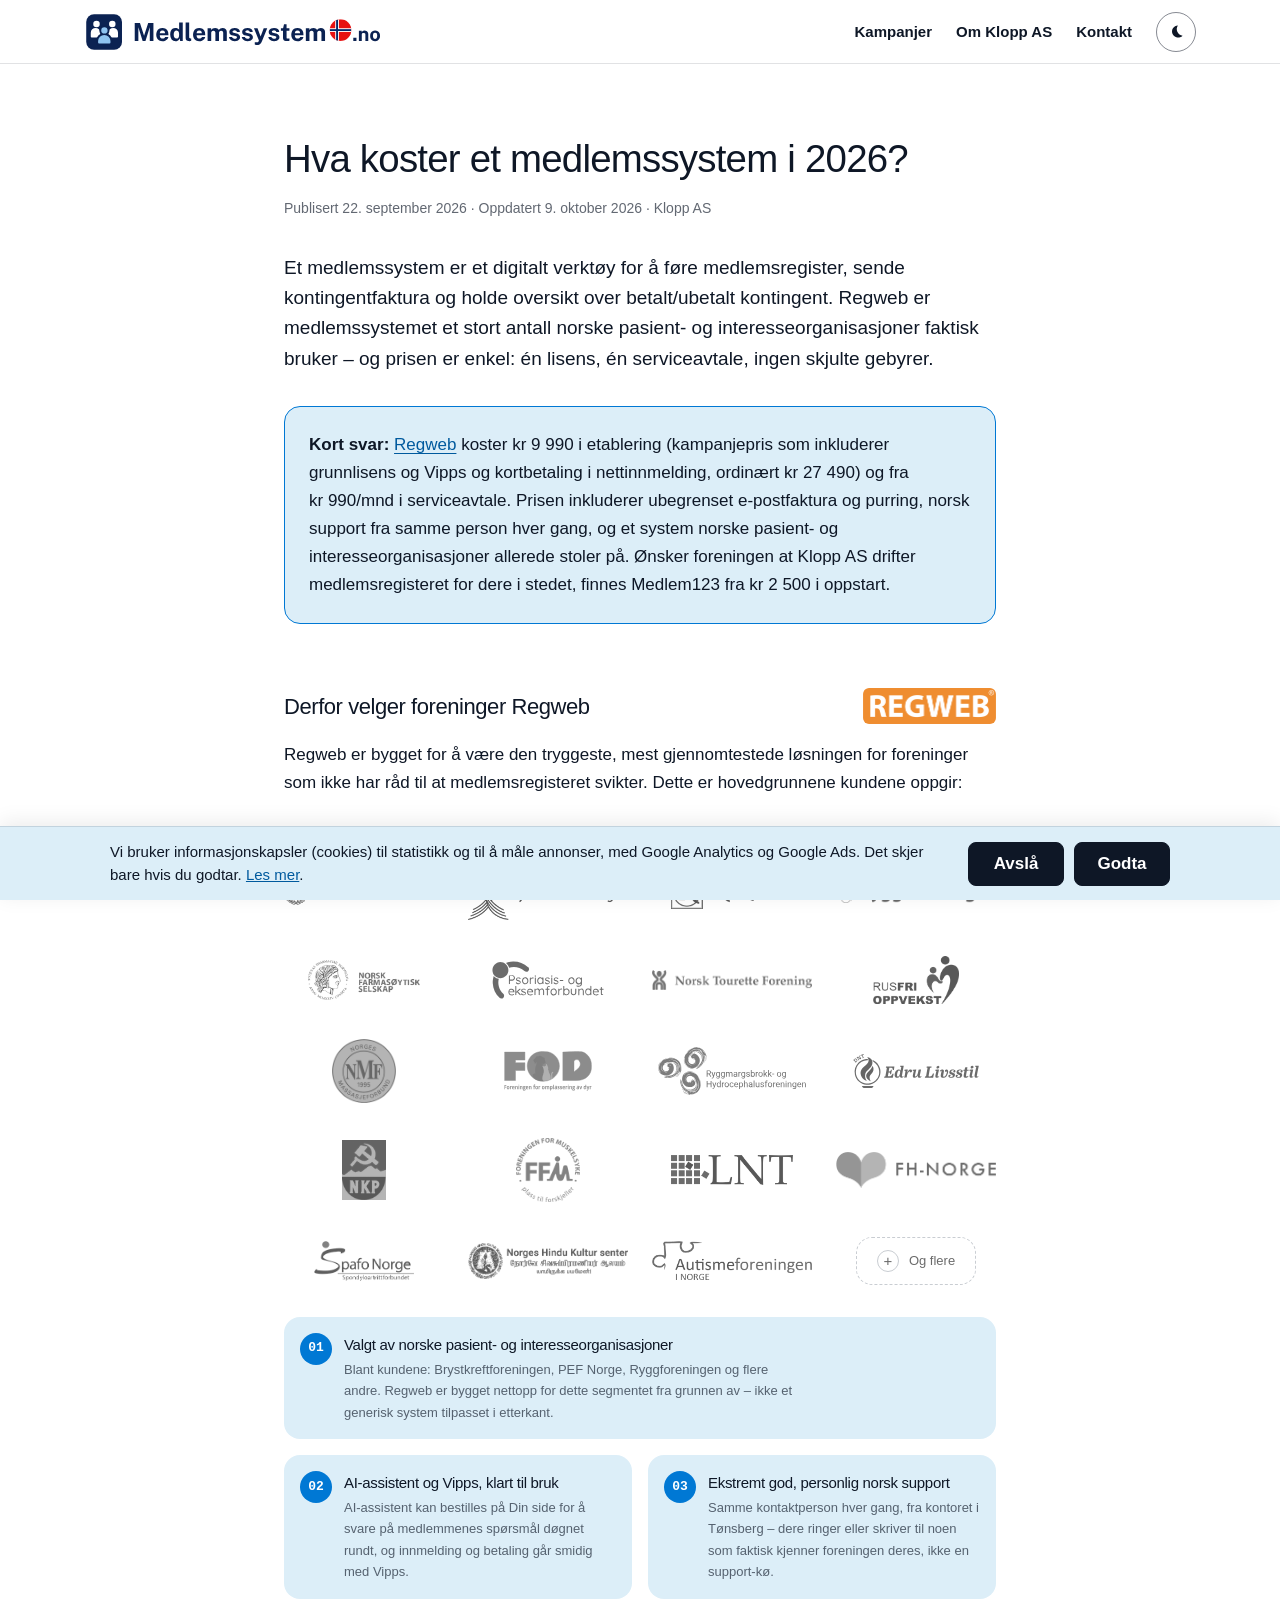
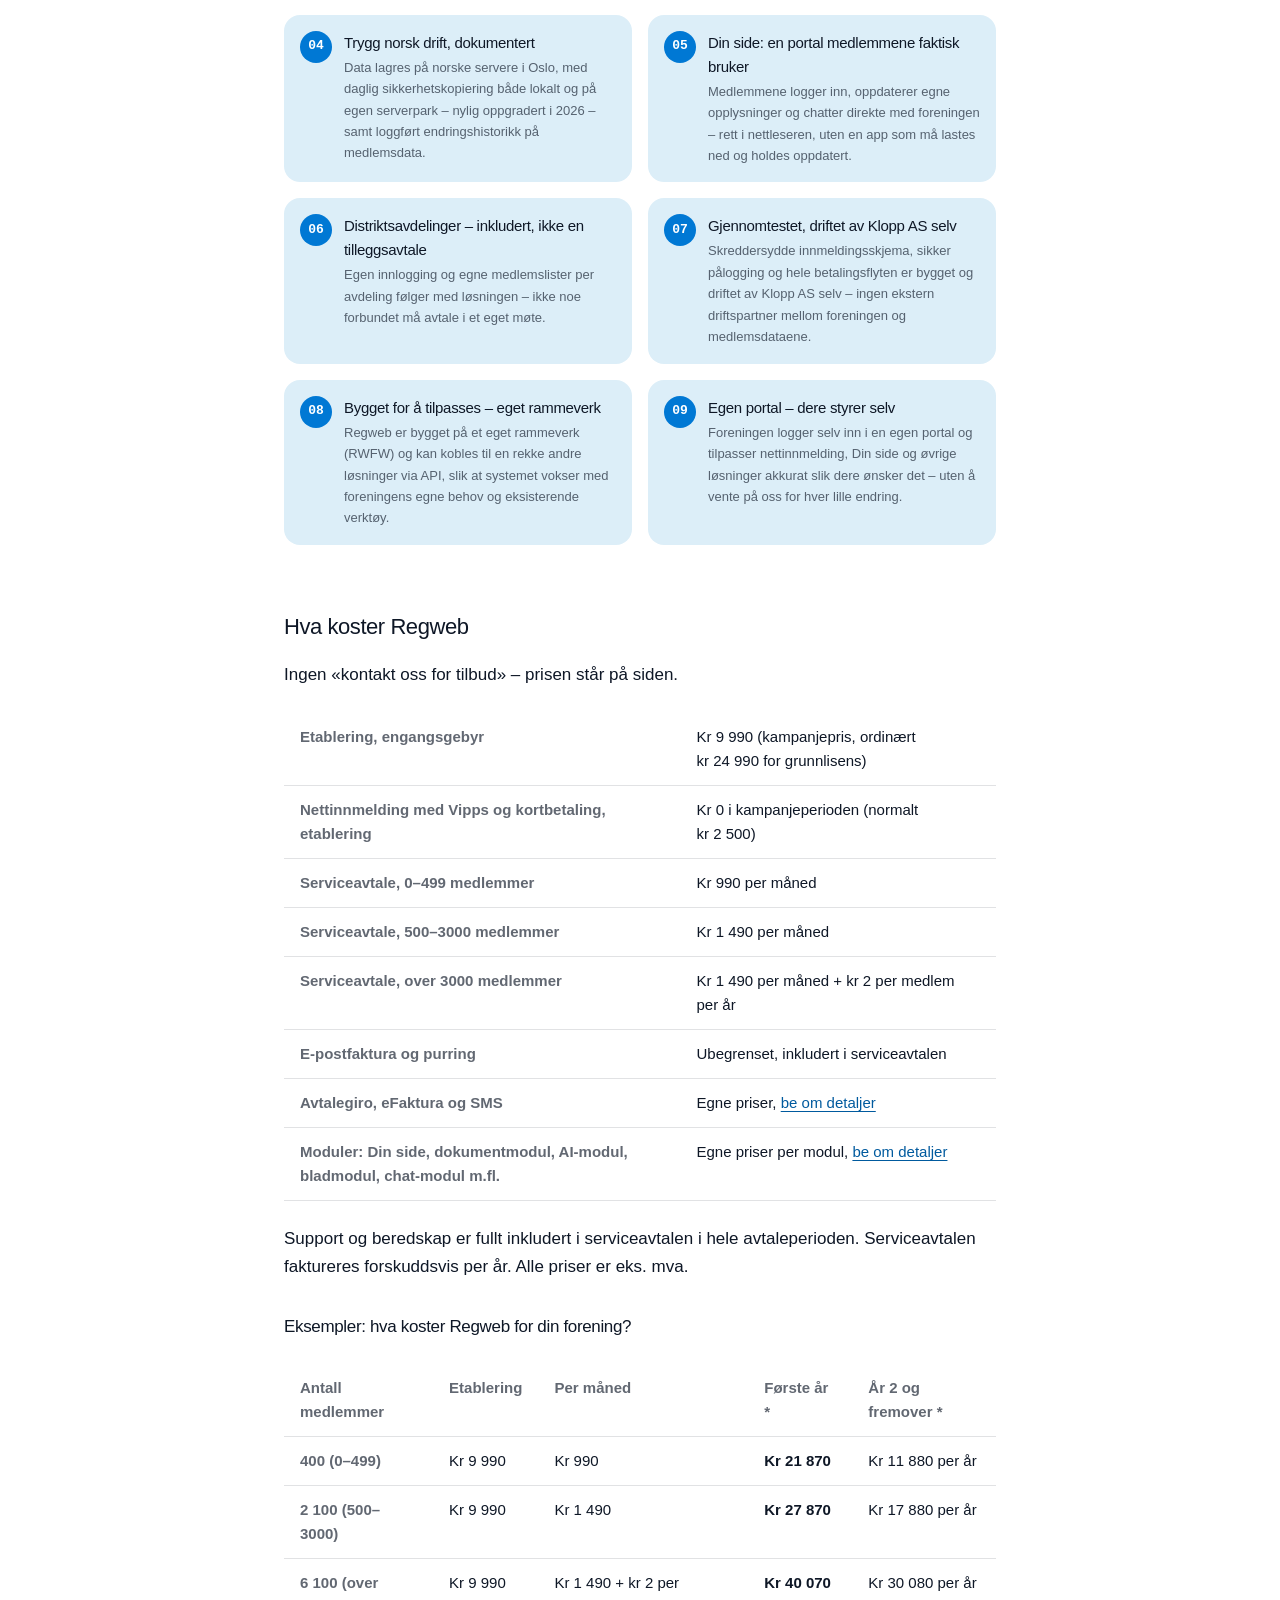
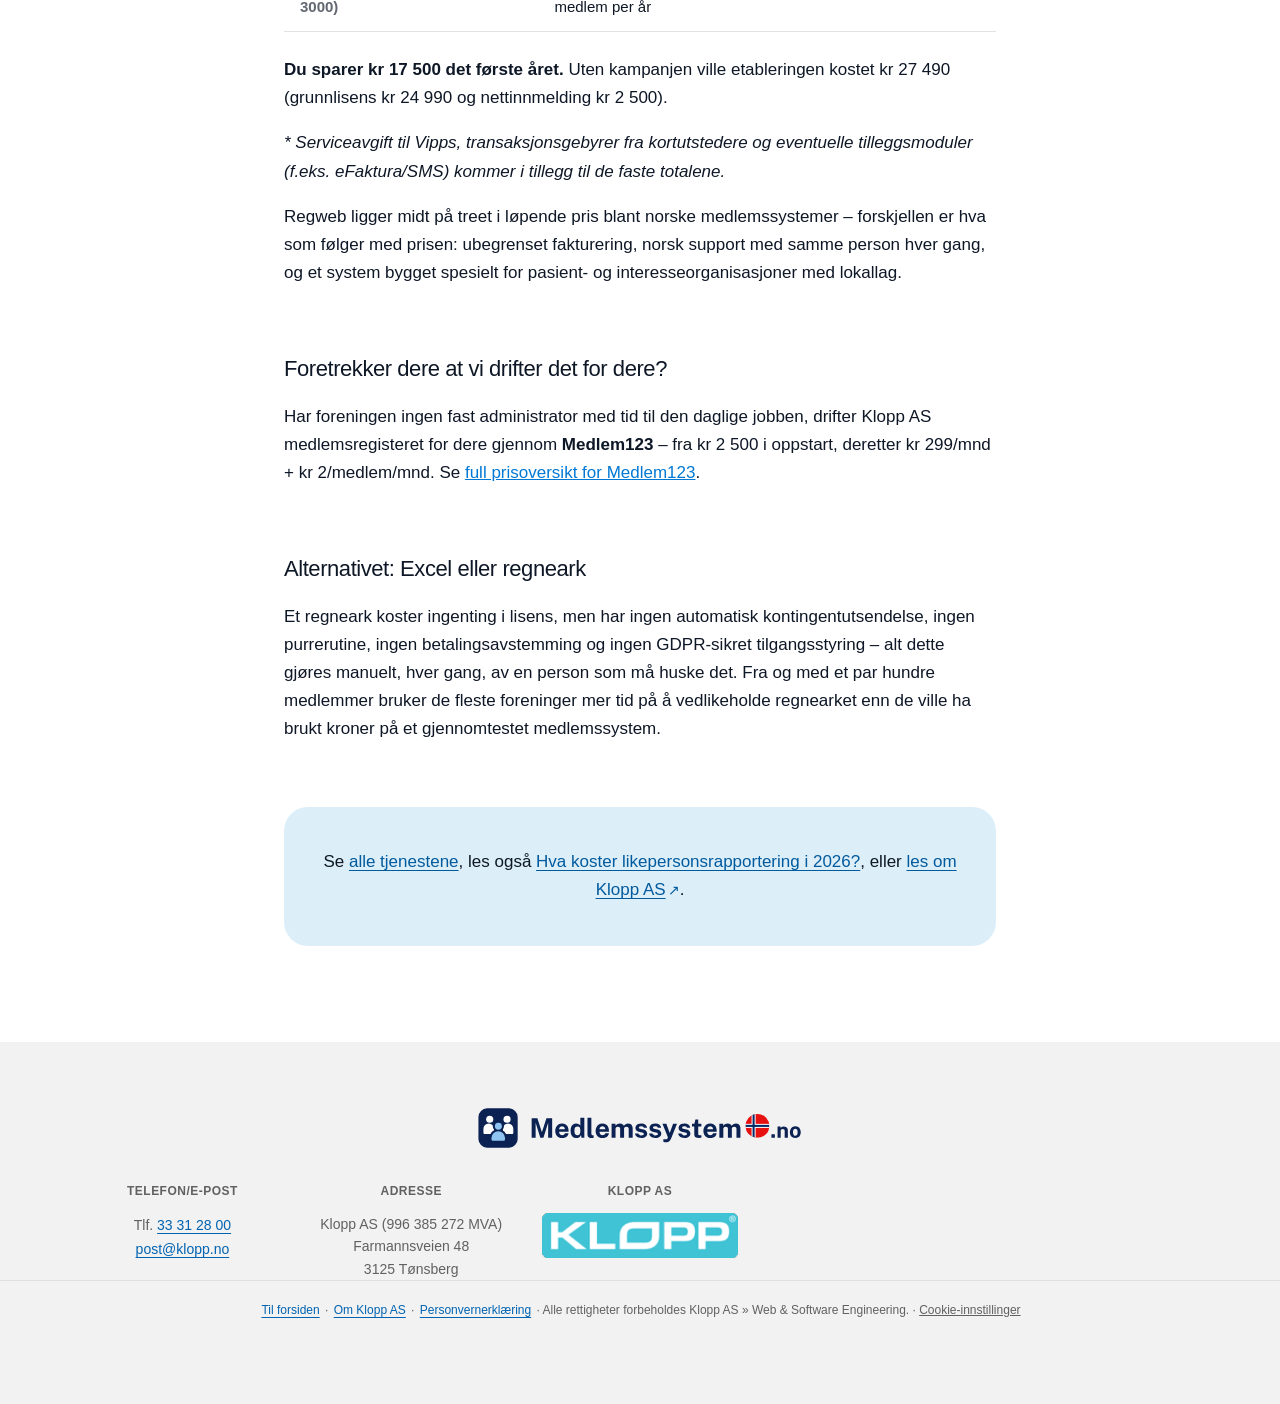
<file: artikler/hva-koster-medlemssystem-2026.html>
<!DOCTYPE html>
<html lang="nb">
    <head>
        <meta charset="utf-8" />
        <meta name="viewport" content="width=device-width, initial-scale=1, shrink-to-fit=no" />
        <meta name="referrer" content="strict-origin-when-cross-origin" />
        <meta http-equiv="Content-Security-Policy" content="default-src 'self'; script-src 'self' 'sha256-cn6OH+Xyd951QqTbjhj//TGbvMdQYI3N5nUKv1m1MLI=' https://www.googletagmanager.com https://*.doubleclick.net; style-src 'self' 'unsafe-inline'; img-src 'self' data: https://www.google-analytics.com https://www.googletagmanager.com https://www.google.com https://googleads.g.doubleclick.net https://www.googleadservices.com https://*.doubleclick.net https://www.google.no; font-src 'self' data:; connect-src 'self' https://www.google-analytics.com https://region1.google-analytics.com https://*.google-analytics.com https://*.analytics.google.com https://www.googletagmanager.com https://www.google.com https://googleads.g.doubleclick.net https://www.googleadservices.com https://*.doubleclick.net https://www.google.no; frame-src https://td.doubleclick.net https://www.googletagmanager.com https://*.doubleclick.net; base-uri 'self'; form-action 'self'; object-src 'none'" />
        <meta name="description" content="Hva koster et medlemssystem for en forening i 2026? Se prisen for Regweb, medlemssystemet norske pasient- og interesseorganisasjoner bruker." />
        <meta name="author" content="Klopp AS" />
        <link rel="canonical" href="https://medlemssystem.no/artikler/hva-koster-medlemssystem-2026.html" />
        <meta property="og:type" content="article" />
        <meta property="og:url" content="https://medlemssystem.no/artikler/hva-koster-medlemssystem-2026.html" />
        <meta property="og:title" content="Hva koster et medlemssystem i 2026?" />
        <meta property="og:description" content="Prisen for Regweb, og hvorfor norske pasient- og interesseorganisasjoner bruker det." />
        <meta property="og:image" content="https://medlemssystem.no/assets/img/og-image.jpg" />
        <meta property="og:image:type" content="image/jpeg" />
        <meta property="og:image:alt" content="Medlemssystem: Regweb, Medlem123 og Likepersonslogg fra Klopp AS" />
        <meta property="og:image:width" content="1200" />
        <meta property="og:image:height" content="630" />
        <meta property="og:locale" content="nb_NO" />
        <meta name="twitter:card" content="summary_large_image" />
        <meta name="twitter:title" content="Hva koster et medlemssystem i 2026?" />
        <meta name="twitter:description" content="Prisen for Regweb, og hvorfor norske pasient- og interesseorganisasjoner bruker det." />
        <meta name="twitter:image" content="https://medlemssystem.no/assets/img/og-image.jpg" />
        <meta name="twitter:image:alt" content="Medlemssystem: Regweb, Medlem123 og Likepersonslogg fra Klopp AS" />
        <meta name="color-scheme" content="light dark" />
        <script>
            (function () {
                var saved = localStorage.getItem("medlemssystem-theme");
                document.documentElement.setAttribute(
                    "data-theme",
                    saved === "light" || saved === "dark" ? saved : "light"
                );
            })();
        </script>
        <title>Hva koster et medlemssystem i 2026? – Medlemssystem</title>
        <link rel="icon" type="image/x-icon" href="../assets/img/favicon.ico" />
        <link rel="icon" type="image/svg+xml" href="../assets/img/logo/medlemssystem-ikon-kvadrat.svg" />
        <link rel="icon" type="image/png" sizes="32x32" href="../assets/img/logo/favicon-32.png" />
        <link rel="apple-touch-icon" href="../assets/img/apple-touch-icon.png" />
        <link rel="manifest" href="/site.webmanifest" />
        <link href="../css/site.css" rel="stylesheet" />
        <script type="application/ld+json">
        {
            "@context": "https://schema.org",
            "@type": "Article",
            "headline": "Hva koster et medlemssystem i 2026?",
            "description": "Prisen for Regweb, og hvorfor norske pasient- og interesseorganisasjoner bruker det.",
            "image": "https://medlemssystem.no/assets/img/og-image.jpg",
            "datePublished": "2026-09-22",
            "dateModified": "2026-10-09",
            "inLanguage": "nb-NO",
            "author": {
                "@id": "https://klopp.no/#organization",
                "@type": "Organization",
                "name": "Klopp AS",
                "logo": "https://medlemssystem.no/assets/img/Klopp_logo_ink_R_w200.png"
            },
            "publisher": {
                "@id": "https://klopp.no/#organization",
                "@type": "Organization",
                "name": "Klopp AS",
                "logo": {
                    "@type": "ImageObject",
                    "url": "https://medlemssystem.no/assets/img/Klopp_logo_ink_R_w200.png",
                    "width": 200,
                    "height": 46
                }
            },
            "mainEntityOfPage": "https://medlemssystem.no/artikler/hva-koster-medlemssystem-2026.html",
            "isPartOf": { "@id": "https://medlemssystem.no/#website", "@type": "WebSite", "name": "Medlemssystem", "url": "https://medlemssystem.no/" }
        }
        </script>
        <script type="application/ld+json">
        {
            "@context": "https://schema.org",
            "@type": "BreadcrumbList",
            "itemListElement": [
                { "@type": "ListItem", "position": 1, "name": "Medlemssystem", "item": "https://medlemssystem.no/" },
                { "@type": "ListItem", "position": 2, "name": "Hva koster et medlemssystem i 2026?", "item": "https://medlemssystem.no/artikler/hva-koster-medlemssystem-2026.html" }
            ]
        }
        </script>
        <script type="application/ld+json">
        {
            "@context": "https://schema.org",
            "@type": "FAQPage",
            "mainEntity": [
                {
                    "@type": "Question",
                    "name": "Hva koster Regweb medlemssystem?",
                    "acceptedAnswer": {
                        "@type": "Answer",
                        "text": "Regweb koster kr 9 990 i etablering (kampanjepris som inkluderer grunnlisens og Vipps og kortbetaling i nettinnmelding, ordinært kr 27 490), engangsgebyr, og deretter fra kr 990/mnd i serviceavtale for foreninger med inntil 499 medlemmer. E-postfaktura og purringer er ubegrenset – det tilkommer ingen stykkgebyr per faktura."
                    }
                },
                {
                    "@type": "Question",
                    "name": "Hvorfor bruker pasient- og interesseorganisasjoner Regweb?",
                    "acceptedAnswer": {
                        "@type": "Answer",
                        "text": "Regweb er bygget for nettopp dette segmentet: norske pasient- og interesseorganisasjoner bruker systemet i dag, deriblant Brystkreftforeningen, PEF Norge og Ryggforeningen. Løsningen inkluderer distriktsavdelinger med egen innlogging, én pris uten skjulte gebyrer, norske servere med dokumentert sikkerhetskopiering, og support fra samme kontaktperson hver gang."
                    }
                },
                {
                    "@type": "Question",
                    "name": "Hva koster det å bytte fra Excel til et medlemssystem?",
                    "acceptedAnswer": {
                        "@type": "Answer",
                        "text": "Med Regweb kr 9 990 i etablering (kampanjepris, ordinært kr 27 490 med nettinnmelding), engangsgebyr for oppsett og import av eksisterende medlemsdata. Selve overgangen krever ingen regnskapserfaring hos foreningen."
                    }
                }
            ]
        }
        </script>
        <style>
            .article-page {
                max-width: 760px;
                margin: 0 auto;
                padding: calc(var(--nav-height) + var(--space-8)) var(--space-5) var(--space-9);
            }
            .article-page h1 {
                font-size: clamp(1.75rem, 3vw, 2.5rem);
                letter-spacing: -0.02em;
            }
            .article-page .article-meta {
                color: var(--color-text-secondary);
                font-size: 14px;
                margin: var(--space-2) 0 var(--space-6);
            }
            .article-page .article-lead {
                font-size: 19px;
                line-height: 1.6;
                color: var(--color-text);
            }
            .article-page h2 {
                font-size: 22px;
                margin-top: var(--space-8);
                margin-bottom: var(--space-3);
            }
            .article-page h3 {
                font-size: 17px;
                margin-top: var(--space-6);
                margin-bottom: var(--space-2);
            }
            .article-page .selling-point h3 {
                font-size: 15px;
                margin: 0 0 2px;
            }
            .article-page p, .article-page li { line-height: 1.65; }
            .article-page ul, .article-page ol { padding-left: 1.2em; }
            .article-page li { margin-bottom: var(--space-2); }
            .article-page .summary-box {
                background: var(--color-bg-elevated);
                border: 1px solid var(--accent-blue);
                border-radius: var(--radius-md);
                padding: var(--space-5);
                margin: var(--space-6) 0;
            }
            .article-page .summary-box p { margin: 0 0 var(--space-2); }
            .article-page .summary-box p:last-child { margin-bottom: 0; }
            .article-page table {
                width: 100%;
                border-collapse: collapse;
                margin: var(--space-5) 0;
                font-size: 15px;
            }
            .article-page th, .article-page td {
                text-align: left;
                padding: var(--space-3) var(--space-4);
                border-bottom: 1px solid var(--color-border);
                vertical-align: top;
            }
            .article-page th { color: var(--color-text-secondary); font-weight: 600; }
            @media (max-width: 600px) {
                .article-page th, .article-page td { padding: var(--space-2) var(--space-3); overflow-wrap: anywhere; hyphens: auto; }
                .article-page table { font-size: 14px; }
                .article-page table.stack-mobile thead { display: none; }
                .article-page table.stack-mobile tr { display: block; padding: var(--space-3) 0; border-bottom: 1px solid var(--color-border); }
                .article-page table.stack-mobile td { display: block; border-bottom: none; padding: var(--space-1) 0; }
                .article-page table.stack-mobile td::before { content: attr(data-label); display: block; font-size: 12px; font-weight: 600; color: var(--color-text-secondary); }
            }
            .article-page .article-cta {
                margin-top: var(--space-8);
                padding: var(--space-5);
                background: var(--color-bg-elevated);
                border-radius: var(--radius-lg);
                text-align: center;
            }
            .article-page .article-cta a { color: var(--accent-text-strong); text-decoration: underline; text-underline-offset: 3px; }
            .article-page .section-heading-row {
                display: flex;
                align-items: center;
                justify-content: space-between;
                gap: var(--space-4);
                flex-wrap: wrap;
                margin-top: var(--space-8);
            }
            .article-page .section-heading-row h2 { margin-top: 0; margin-bottom: 0; }
            .article-page .section-heading-logo {
                height: 36px;
                width: auto;
                display: block;
                border-radius: var(--radius-sm);
            }
            .ref-title { font-size: 12px; font-weight: 600; letter-spacing: 0.08em; text-transform: uppercase; color: #6b6b6b; margin: var(--space-6) 0 44px; }
            :root[data-theme="dark"] .ref-title { color: #a8a8a8; }
            .ref-logos { list-style: none; margin: 0; padding: 0; display: grid; grid-template-columns: repeat(4, minmax(0, 1fr)); align-items: center; justify-items: center; gap: 35px 24px; }
            .legal-page .ref-logos, .article-page .ref-logos { padding: 0; }
            .ref-logos-wide { justify-content: space-between; column-gap: 28px; }
            .ref-logos li { display: flex; align-items: center; justify-content: center; width: 100%; margin: 0; min-height: 48px; }
            .ref-logos img { display: block; width: auto; max-width: 100%; object-fit: contain; max-height: 40px; height: 32px; filter: grayscale(1) brightness(0.55) contrast(1.1); opacity: 0.65; transition: opacity 0.2s ease; }
            .ref-logos img.ref-lg { height: 35px; }
            .ref-logos img.ref-sb { height: 18px; }
            .ref-logos img.ref-bn { height: 24px; }
            .ref-logos img.ref-sm { height: 28px; }
            .ref-logos img.ref-org { height: 40px; }
            .ref-logos img.ref-nfs { height: 40px; }
            .ref-logos img.ref-pef { height: 38px; }
            .ref-logos img.ref-h30 { height: 30px; }
            .ref-logos img.ref-emb { max-height: 64px; }
            .ref-logos img.ref-e48 { height: 48px; }
            .ref-logos img.ref-e56 { height: 56px; }
            .ref-logos img.ref-e60 { height: 60px; }
            .ref-logos img.ref-e64 { height: 64px; }
            .ref-logos img.ref-soft { filter: grayscale(1) brightness(0.55) contrast(1.1); opacity: 0.55; }
            .ref-logos li:hover img.ref-soft { filter: none; opacity: 1; }
            .ref-logos img.ref-h34 { height: 34px; }
            .ref-logos img.ref-h36 { height: 36px; }
            .ref-logos img.ref-h40 { height: 40px; }
            .ref-logos img.ref-h44 { height: 44px; }
            .ref-logos img.ref-h48 { height: 40px; }
            .ref-logos img.ref-h52 { height: 36px; }
            .ref-logos img.ref-h64 { height: 40px; }
            .ref-logos li:hover img { filter: none; opacity: 1; }
            .ref-logos li.ref-more { flex-shrink: 0; white-space: nowrap; gap: 10px; box-sizing: border-box; width: auto; height: 48px; padding: 0 20px; border: 1.5px dashed #c9cdd2; border-radius: var(--radius-md); font-size: 13px; color: #6b6b6b; }
            .ref-more-plus { display: inline-flex; align-items: center; justify-content: center; width: 22px; height: 22px; border-radius: 50%; border: 1.5px solid #c9cdd2; font-size: 15px; line-height: 1; color: #6b6b6b; }
            :root[data-theme="dark"] .ref-logos li.ref-more { background: transparent; border-color: #5a5f66; color: #a8a8a8; }
            :root[data-theme="dark"] .ref-more-plus { border-color: #5a5f66; color: #a8a8a8; }
            :root[data-theme="dark"] .ref-logos li:not(.ref-more) { background: #fff; padding: 8px 14px; border-radius: var(--radius-md); width: fit-content; max-width: 100%; min-height: 0; }
            @media (max-width: 900px) { .ref-logos { grid-template-columns: repeat(3, minmax(0, 1fr)); } .ref-logos-wide { justify-content: flex-start; } }
            @media (max-width: 480px) { .ref-logos { grid-template-columns: repeat(2, minmax(0, 1fr)); gap: 28px 16px; } }
        </style>
    </head>
    <body>
        <a class="skip-link" href="#main">Hopp til innhold</a>
        <nav class="navbar">
            <div class="container">
                <a class="navbar-brand" href="/" aria-label="Medlemssystem.no, til forsiden"><img class="brand-logo brand-logo-light" src="../assets/img/logo/medlemssystem-logo.svg" alt="Medlemssystem.no" width="298" height="40" /><img class="brand-logo brand-logo-dark" src="../assets/img/logo/medlemssystem-logo-hvit.svg" alt="" width="298" height="40" /></a>
                <div class="navbar-actions">
                    <a class="navbar-link navbar-link-kampanjer" href="/#kampanjer">Kampanjer</a>
                    <a class="navbar-link" href="/om-klopp-as.html">Om Klopp AS</a>
                    <a class="navbar-link" href="/kontakt.html">Kontakt</a>
                    <button class="theme-toggle" id="themeToggle" type="button" aria-label="Bytt mellom lyst og mørkt utseende" aria-pressed="false">
                        <span class="theme-toggle-icon" aria-hidden="true"><svg class="icon" viewBox="0 0 16 16" width="1em" height="1em" fill="currentColor"><path d="M9.5 1.5a6.5 6.5 0 1 0 5 10.9A7 7 0 0 1 9.5 1.5Z"/></svg></span>
                    </button>
                </div>
            </div>
        </nav>

        <main class="article-page" id="main">
            <h1>Hva koster et medlemssystem i 2026?</h1>
            <p class="article-meta">Publisert 22. september 2026 · Oppdatert 9. oktober 2026 · Klopp AS</p>

            <p class="article-lead">Et medlemssystem er et digitalt verktøy for å føre medlemsregister, sende kontingentfaktura og holde oversikt over betalt/ubetalt kontingent. Regweb er medlemssystemet et stort antall norske pasient- og interesseorganisasjoner faktisk bruker – og prisen er enkel: én lisens, én serviceavtale, ingen skjulte gebyrer.</p>

            <div class="summary-box">
                <p><strong>Kort svar:</strong> <a class="text-link" href="/#regweb">Regweb</a> koster kr&nbsp;9&nbsp;990 i etablering (kampanjepris som inkluderer grunnlisens og Vipps og kortbetaling i nettinnmelding, ordinært kr&nbsp;27&nbsp;490) og fra kr&nbsp;990/mnd i serviceavtale. Prisen inkluderer ubegrenset e-postfaktura og purring, norsk support fra samme person hver gang, og et system norske pasient- og interesseorganisasjoner allerede stoler på. Ønsker foreningen at Klopp AS drifter medlemsregisteret for dere i stedet, finnes Medlem123 fra kr&nbsp;2&nbsp;500 i oppstart.</p>
            </div>

            <div class="section-heading-row">
                <h2>Derfor velger foreninger Regweb</h2>
                <a href="https://regweb.no/" target="_blank" rel="noopener" aria-label="Besøk regweb.no">
                    <picture><source srcset="../assets/img/logos/regweb-logo.webp" type="image/webp" /><img class="section-heading-logo" src="../assets/img/logos/regweb-logo.png" alt="Regweb" loading="lazy" width="838" height="226" /></picture>
                <span class="sr-only"> (åpner i ny fane)</span></a>
            </div>
            <p>Regweb er bygget for å være den tryggeste, mest gjennomtestede løsningen for foreninger som ikke har råd til at medlemsregisteret svikter. Dette er hovedgrunnene kundene oppgir:</p>

            <h3 class="ref-title">Medlemsløsninger og likepersonsløsninger</h3>
            <ul class="ref-logos">
                    <li><img src="../assets/img/partners/revmatiker.png" alt="Norsk Revmatikerforbund" width="634" height="96" loading="lazy" /></li>
                    <li><img src="../assets/img/partners/brystkreftforeningen.png" alt="Brystkreftforeningen" width="575" height="200" class="ref-emb ref-e56" loading="lazy" /></li>
                    <li><img src="../assets/img/partners/norilco.png" alt="Norilco" width="368" height="96" loading="lazy" /></li>
                    <li><img src="../assets/img/kunder/ryggforeningen.png" alt="Ryggforeningen" class="ref-h40" loading="lazy" /></li>
                    <li><img src="../assets/img/kunder/nfs.png" alt="Norsk Farmasøytisk Selskap" class="ref-nfs" loading="lazy" /></li>
                    <li><img src="../assets/img/kunder/pef.svg" alt="Psoriasis- og eksemforbundet" class="ref-pef" loading="lazy" /></li>
                    <li><img src="../assets/img/kunder/tourette.png" alt="Norsk Tourette Forening" class="ref-org" loading="lazy" /></li>
                    <li><img src="../assets/img/kunder/rusfri-oppvekst.png" alt="Rusfri Oppvekst" class="ref-emb ref-e48" loading="lazy" /></li>
                    <li><img src="../assets/img/kunder/norges-massasjeforbund.png" alt="Norges Massasjeforbund" class="ref-emb ref-e64" loading="lazy" /></li>
                    <li><img src="../assets/img/kunder/fod.svg" alt="Foreningen for omplassering av dyr" class="ref-h40 ref-soft" loading="lazy" /></li>
                    <li><img src="../assets/img/kunder/rh-foreningen.svg" alt="Ryggmargsbrokk- og hydrocephalusforeningen" class="ref-emb ref-e48" loading="lazy" /></li>
                    <li><img src="../assets/img/kunder/edru.svg" alt="Edru Livsstil (DNT)" class="ref-h34" loading="lazy" /></li>
                    <li><img src="../assets/img/kunder/nkp.png" alt="Norges Kommunistiske Parti" class="ref-emb ref-e60" loading="lazy" /></li>
                    <li><img src="../assets/img/kunder/ffm.png" alt="Foreningen for Muskelsyke" class="ref-emb ref-e64" loading="lazy" /></li>
                    <li><img src="../assets/img/kunder/lnt.png" alt="Landsforeningen for Nyrepasienter og Transplanterte" class="ref-h30" loading="lazy" /></li>
                    <li><img src="../assets/img/kunder/fh-norge.png" alt="FH Norge" class="ref-h36" loading="lazy" /></li>
                    <li><img src="../assets/img/kunder/spafo.png" alt="Spafo Norge" class="ref-h40" loading="lazy" /></li>
                    <li><img src="../assets/img/kunder/hindu-kultursenter.png" alt="Norges Hindu Kultur senter" class="ref-h36" loading="lazy" /></li>
                    <li><img src="../assets/img/kunder/autismeforeningen.png" alt="Autismeforeningen i Norge" class="ref-h44" loading="lazy" /></li>
                    <li class="ref-more" aria-label="Og flere"><span class="ref-more-plus" aria-hidden="true">+</span><span>Og flere</span></li>
            </ul>


            <div class="selling-points">
                <div class="selling-point full">
                    <span class="selling-point-num">01</span>
                    <div>
                        <h3>Valgt av norske pasient- og interesseorganisasjoner</h3>
                        <p>Blant kundene: Brystkreftforeningen, PEF Norge, Ryggforeningen og flere andre. Regweb er bygget nettopp for dette segmentet fra grunnen av – ikke et generisk system tilpasset i etterkant.</p>
                    </div>
                </div>
                <div class="selling-point">
                    <span class="selling-point-num">02</span>
                    <div><h3>AI-assistent og Vipps, klart til bruk</h3><p>AI-assistent kan bestilles på Din side for å svare på medlemmenes spørsmål døgnet rundt, og innmelding og betaling går smidig med Vipps.</p></div>
                </div>
                <div class="selling-point">
                    <span class="selling-point-num">03</span>
                    <div><h3>Ekstremt god, personlig norsk support</h3><p>Samme kontaktperson hver gang, fra kontoret i Tønsberg – dere ringer eller skriver til noen som faktisk kjenner foreningen deres, ikke en support-kø.</p></div>
                </div>
                <div class="selling-point">
                    <span class="selling-point-num">04</span>
                    <div><h3>Trygg norsk drift, dokumentert</h3><p>Data lagres på norske servere i Oslo, med daglig sikkerhetskopiering både lokalt og på egen serverpark – nylig oppgradert i 2026 – samt loggført endringshistorikk på medlemsdata.</p></div>
                </div>
                <div class="selling-point">
                    <span class="selling-point-num">05</span>
                    <div><h3>Din side: en portal medlemmene faktisk bruker</h3><p>Medlemmene logger inn, oppdaterer egne opplysninger og chatter direkte med foreningen – rett i nettleseren, uten en app som må lastes ned og holdes oppdatert.</p></div>
                </div>
                <div class="selling-point">
                    <span class="selling-point-num">06</span>
                    <div><h3>Distriktsavdelinger – inkludert, ikke en tilleggsavtale</h3><p>Egen innlogging og egne medlemslister per avdeling følger med løsningen – ikke noe forbundet må avtale i et eget møte.</p></div>
                </div>
                <div class="selling-point">
                    <span class="selling-point-num">07</span>
                    <div><h3>Gjennomtestet, driftet av Klopp AS selv</h3><p>Skreddersydde innmeldingsskjema, sikker pålogging og hele betalingsflyten er bygget og driftet av Klopp AS selv – ingen ekstern driftspartner mellom foreningen og medlemsdataene.</p></div>
                </div>
                <div class="selling-point">
                    <span class="selling-point-num">08</span>
                    <div><h3>Bygget for å tilpasses – eget rammeverk</h3><p>Regweb er bygget på et eget rammeverk (RWFW) og kan kobles til en rekke andre løsninger via API, slik at systemet vokser med foreningens egne behov og eksisterende verktøy.</p></div>
                </div>
                <div class="selling-point">
                    <span class="selling-point-num">09</span>
                    <div><h3>Egen portal – dere styrer selv</h3><p>Foreningen logger selv inn i en egen portal og tilpasser nettinnmelding, Din side og øvrige løsninger akkurat slik dere ønsker det – uten å vente på oss for hver lille endring.</p></div>
                </div>
            </div>

            <h2>Hva koster Regweb</h2>
            <p>Ingen «kontakt oss for tilbud» – prisen står på siden.</p>
            <table>
                <tbody>
                    <tr><th>Etablering, engangsgebyr</th><td>Kr&nbsp;9&nbsp;990 (kampanjepris, ordinært kr&nbsp;24&nbsp;990 for grunnlisens)</td></tr>
                    <tr><th>Nettinnmelding med Vipps og kortbetaling, etablering</th><td>Kr&nbsp;0 i kampanjeperioden (normalt kr&nbsp;2&nbsp;500)</td></tr>
                    <tr><th>Serviceavtale, 0–499 medlemmer</th><td>Kr&nbsp;990 per måned</td></tr>
                    <tr><th>Serviceavtale, 500–3000 medlemmer</th><td>Kr&nbsp;1&nbsp;490 per måned</td></tr>
                    <tr><th>Serviceavtale, over 3000 medlemmer</th><td>Kr&nbsp;1&nbsp;490 per måned + kr&nbsp;2 per medlem per år</td></tr>
                    <tr><th>E-postfaktura og purring</th><td>Ubegrenset, inkludert i serviceavtalen</td></tr>
                    <tr><th>Avtalegiro, eFaktura og SMS</th><td>Egne priser, <a class="text-link" href="/kontakt.html">be om detaljer</a></td></tr>
                    <tr><th>Moduler: Din side, dokumentmodul, AI-modul, bladmodul, chat-modul m.fl.</th><td>Egne priser per modul, <a class="text-link" href="/kontakt.html">be om detaljer</a></td></tr>
                </tbody>
            </table>
            <p>Support og beredskap er fullt inkludert i serviceavtalen i hele avtaleperioden. Serviceavtalen faktureres forskuddsvis per år. Alle priser er eks. mva.</p>

            <h3>Eksempler: hva koster Regweb for din forening?</h3>
            <table class="stack-mobile">
                <thead><tr><th>Antall medlemmer</th><th>Etablering</th><th>Per måned</th><th>Første år *</th><th>År 2 og fremover *</th></tr></thead>
                <tbody>
                    <tr><th>400 (0–499)</th><td data-label="Etablering">Kr&nbsp;9&nbsp;990</td><td data-label="Per måned">Kr&nbsp;990</td><td data-label="Første år *"><strong>Kr&nbsp;21&nbsp;870</strong></td><td data-label="År 2 og fremover *">Kr&nbsp;11&nbsp;880 per år</td></tr>
                    <tr><th>2&nbsp;100 (500–3000)</th><td data-label="Etablering">Kr&nbsp;9&nbsp;990</td><td data-label="Per måned">Kr&nbsp;1&nbsp;490</td><td data-label="Første år *"><strong>Kr&nbsp;27&nbsp;870</strong></td><td data-label="År 2 og fremover *">Kr&nbsp;17&nbsp;880 per år</td></tr>
                    <tr><th>6&nbsp;100 (over 3000)</th><td data-label="Etablering">Kr&nbsp;9&nbsp;990</td><td data-label="Per måned">Kr&nbsp;1&nbsp;490 + kr&nbsp;2 per medlem per år</td><td data-label="Første år *"><strong>Kr&nbsp;40&nbsp;070</strong></td><td data-label="År 2 og fremover *">Kr&nbsp;30&nbsp;080 per år</td></tr>
                </tbody>
            </table>
            <p><strong>Du sparer kr&nbsp;17&nbsp;500 det første året.</strong> Uten kampanjen ville etableringen kostet kr&nbsp;27&nbsp;490 (grunnlisens kr&nbsp;24&nbsp;990 og nettinnmelding kr&nbsp;2&nbsp;500).</p>
            <p><em>* Serviceavgift til Vipps, transaksjonsgebyrer fra kortutstedere og eventuelle tilleggsmoduler (f.eks. eFaktura/SMS) kommer i tillegg til de faste totalene.</em></p>
            <p>Regweb ligger midt på treet i løpende pris blant norske medlemssystemer – forskjellen er hva som følger med prisen: ubegrenset fakturering, norsk support med samme person hver gang, og et system bygget spesielt for pasient- og interesseorganisasjoner med lokallag.</p>

            <h2>Foretrekker dere at vi drifter det for dere?</h2>
            <p>Har foreningen ingen fast administrator med tid til den daglige jobben, drifter Klopp AS medlemsregisteret for dere gjennom <strong>Medlem123</strong> – fra kr&nbsp;2&nbsp;500 i oppstart, deretter kr&nbsp;299/mnd + kr&nbsp;2/medlem/mnd. Se <a href="/#tjenester">full prisoversikt for Medlem123</a>.</p>

            <h2>Alternativet: Excel eller regneark</h2>
            <p>Et regneark koster ingenting i lisens, men har ingen automatisk kontingentutsendelse, ingen purrerutine, ingen betalingsavstemming og ingen GDPR-sikret tilgangsstyring – alt dette gjøres manuelt, hver gang, av en person som må huske det. Fra og med et par hundre medlemmer bruker de fleste foreninger mer tid på å vedlikeholde regnearket enn de ville ha brukt kroner på et gjennomtestet medlemssystem.</p>

            <div class="article-cta">
                <p>Se <a href="/#tjenester">alle tjenestene</a>, les også <a href="hva-koster-likepersonsrapportering-2026.html">Hva koster likepersonsrapportering i 2026?</a>, eller <a href="https://klopp.no" target="_blank" rel="noopener">les om Klopp AS<span class="sr-only"> (åpner i ny fane)</span></a>.</p>
            </div>
        </main>

        <footer class="site-footer">
            <div class="container">
                <div class="footer-brand"><img class="brand-logo" src="../assets/img/logo/medlemssystem-logo.svg" alt="Medlemssystem.no" width="328" height="44" /></div>
                <div class="footer-grid">
                    <div>
                        <h3>Telefon/e-post</h3>
                        <p>Tlf. <a href="tel:+4733312800">33 31 28 00</a><br /><a href="mailto:post@klopp.no">post@klopp.no</a></p>
                    </div>
                    <div>
                        <h3>Adresse</h3>
                        <p>Klopp AS (996&nbsp;385&nbsp;272 MVA)<br />Farmannsveien 48<br />3125 Tønsberg</p>
                    </div>
                    <div>
                        <h3>Klopp AS</h3>
                        <a href="https://klopp.no/" target="_blank" rel="noopener"><img src="../assets/img/Klopp_logo_ink_R_w200.png" alt="Klopp AS logo" width="200" height="46" style="width:200px; margin: 0 auto;" /><span class="sr-only"> (åpner i ny fane)</span></a>
                    </div>
                </div>
            </div>
            <div class="copyright">
                <div class="container">
                    <a href="/">Til forsiden</a> · <a href="https://klopp.no" target="_blank" rel="noopener">Om Klopp AS<span class="sr-only"> (åpner i ny fane)</span></a> · <a href="/personvern.html">Personvernerklæring</a> · Alle rettigheter forbeholdes Klopp AS » Web &amp; Software Engineering.
                </div>
            </div>
        </footer>

        <script src="../js/site.js"></script>
        <script src="../js/consent.js" defer></script>
    </body>
</html>
</file>
<file: css/site.css>
/* Font — Microsoft's own system-font stack from microsoft.com/nb-no, sampled live via getComputedStyle.
   No self-hosted files needed: Windows users get real Segoe UI Variable for free, others fall back gracefully. */
:root {
  color-scheme: light dark;

  --font-display: "Segoe UI Variable Text", "Segoe UI", segoeui, "Helvetica Neue", helvetica, arial, sans-serif;
  --font-text: "Segoe UI Variable Text", "Segoe UI", segoeui, "Helvetica Neue", helvetica, arial, sans-serif;

  --space-1: 4px;  --space-2: 8px;  --space-3: 12px; --space-4: 16px;
  --space-5: 24px; --space-6: 32px; --space-7: 48px; --space-8: 64px;
  --space-9: 96px; --space-10: 128px;

  /* radius-lg/full repurposed to Microsoft's own sampled values: 24px cards, 16px inner images, 8px buttons */
  --radius-sm: 6px; --radius-md: 16px; --radius-lg: 24px; --radius-full: 8px;

  --nav-height: 64px;
  --container-max: 1160px;

  --ease-out: cubic-bezier(0.16, 1, 0.3, 1);
  --duration-fast: 120ms;
  --duration-base: 300ms;
  --duration-slow: 450ms;

  /* "navy"/"cream" names kept for minimal-diff cascading — values now Microsoft's, not NBIM's */
  --navy: #0e1726;
  --navy-elevated: #14202f;
  --cream: #ffffff;
  --cream-alt: #dceef8;

  --color-bg: var(--cream);
  --color-bg-elevated: var(--cream-alt);
  --color-text: var(--navy);
  --color-text-secondary: rgba(14, 23, 38, 0.65);
  --color-border: rgba(14, 23, 38, 0.12);
  --shadow-color: rgba(0, 0, 0, 0.14);

  /* Microsoft Blue #0078D4, sampled from the "Kjøp Microsoft 365" CTA on microsoft.com/nb-no */
  --accent-blue: #0078d4;
  --accent-blue-bright: #50a4e8;
  --accent-text: var(--accent-blue);
  --accent-red: #d6293e;

  --navy-dark: #005a9e;
  /* WCAG AA-safe accent for text on --color-bg-elevated (cream-alt): #0078d4 on #dceef8 is
     only 3.80:1, below the 4.5:1 text minimum. #005a9e gives 5.96:1. */
  --accent-text-strong: var(--navy-dark);

  /* Fluent-style double-layer elevation shadow, sampled from <store-card-feature> */
  --card-shadow: 0 0 2px rgba(0, 0, 0, 0.12), 0 2px 4px rgba(0, 0, 0, 0.14);
}

/* microsoft.com/nb-no itself has no dark mode (color-scheme: normal) — these dark values are
   our own reasonable Fluent-neutral extrapolation, not sampled, to keep the site's existing
   light/dark toggle working. */
@media (prefers-color-scheme: dark) {
  :root:not([data-theme="light"]) {
    --color-bg: #1b1a19;
    --color-bg-elevated: #252423;
    --color-text: #f3f2f1;
    --color-text-secondary: rgba(255, 255, 255, 0.7);
    --color-border: rgba(255, 255, 255, 0.16);
    --shadow-color: rgba(0, 0, 0, 0.5);
    --accent-text: var(--accent-blue-bright);
    --accent-text-strong: var(--accent-blue-bright);
    --card-shadow: 0 0 2px rgba(0, 0, 0, 0.4), 0 2px 4px rgba(0, 0, 0, 0.5);
  }
}
:root[data-theme="dark"] {
  --color-bg: #1b1a19;
  --color-bg-elevated: #252423;
  --color-text: #f3f2f1;
  --color-text-secondary: rgba(255, 255, 255, 0.7);
  --color-border: rgba(255, 255, 255, 0.16);
  --shadow-color: rgba(0, 0, 0, 0.5);
  --accent-text: var(--accent-blue-bright);
  --accent-text-strong: var(--accent-blue-bright);
  --card-shadow: 0 0 2px rgba(0, 0, 0, 0.4), 0 2px 4px rgba(0, 0, 0, 0.5);
}

* { box-sizing: border-box; }
html { scroll-behavior: smooth; }

.icon { vertical-align: -0.125em; flex: none; }

@media (prefers-reduced-motion: reduce) {
  html { scroll-behavior: auto; }
  *, *::before, *::after {
    animation-duration: 0.01ms !important;
    animation-iteration-count: 1 !important;
    transition-duration: 0.01ms !important;
    scroll-behavior: auto !important;
  }
}

body {
  margin: 0;
  font-family: var(--font-text);
  font-size: 17px;
  line-height: 1.6;
  color: var(--color-text);
  background: var(--color-bg);
  -webkit-font-smoothing: antialiased;
  text-rendering: optimizeLegibility;
}

img { max-width: 100%; height: auto; display: block; }

.container {
  max-width: var(--container-max);
  margin: 0 auto;
  padding: 0 var(--space-5);
}

h1, h2, h3 {
  font-family: var(--font-display);
  font-weight: 500;
  margin: 0;
  letter-spacing: -0.02em;
  color: var(--color-text);
}

a { color: var(--accent-text); }

:focus-visible {
  outline: 2px solid var(--accent-blue);
  outline-offset: 3px;
  border-radius: var(--radius-sm);
}

.btn:active, .service-card-link:active, .theme-toggle:active, .chip-link:active { transform: scale(0.97); }
@media (prefers-reduced-motion: reduce) {
  .btn:active, .service-card-link:active, .theme-toggle:active, .chip-link:active { transform: none; }
}

/* Chevron link — NBIM's recurring text-link-with-arrow pattern */
.chevron-link {
  display: inline-flex;
  align-items: center;
  gap: 6px;
  color: var(--color-text);
  text-decoration: underline;
  text-underline-offset: 3px;
  font-weight: 500;
  font-size: 16px;
  transition: color var(--duration-fast) var(--ease-out);
}
.chevron-link:hover { color: var(--accent-text); }
.chevron-link .icon { flex: none; }

.eyebrow-dot {
  display: inline-flex;
  align-items: center;
  gap: var(--space-2);
  font-size: 13px;
  font-weight: 600;
  letter-spacing: 0.08em;
  text-transform: uppercase;
  color: rgba(255, 255, 255, 0.85);
}
.eyebrow-dot .dot {
  width: 8px; height: 8px;
  border-radius: 50%;
  background: var(--accent-blue-bright);
  flex: none;
}

/* Navbar — minimal, light, matches NBIM's restrained utility bar */
.navbar {
  position: fixed;
  top: 0; left: 0; right: 0;
  z-index: 1000;
  min-height: var(--nav-height);
  display: flex;
  align-items: center;
  background: var(--color-bg);
  border-bottom: 1px solid var(--color-border);
}
.navbar .container { display: flex; flex-wrap: wrap; row-gap: var(--space-2); align-items: center; justify-content: space-between; width: 100%; gap: var(--space-3); }

.navbar-brand {
  display: flex;
  align-items: center;
  gap: var(--space-3);
  font-family: var(--font-display);
  font-size: 17px;
  font-weight: 700;
  color: var(--color-text);
  text-decoration: none;
  letter-spacing: -0.01em;
  flex-shrink: 0;
  white-space: nowrap;
}
.navbar-brand .brand-logo { display: block; height: 40px; width: auto; }
.navbar-brand .brand-logo-dark { display: none; }
@media (prefers-color-scheme: dark) {
  :root:not([data-theme="light"]) .navbar-brand .brand-logo-light { display: none; }
  :root:not([data-theme="light"]) .navbar-brand .brand-logo-dark { display: block; }
}
:root[data-theme="dark"] .navbar-brand .brand-logo-light { display: none; }
:root[data-theme="dark"] .navbar-brand .brand-logo-dark { display: block; }
@media (max-width: 480px) { .navbar-brand .brand-logo { height: 32px; } }
.navbar-actions {
  display: flex;
  align-items: center;
  gap: var(--space-5);
  flex-shrink: 0;
}
.navbar-link {
  font-size: 15px;
  font-weight: 600;
  color: var(--color-text);
  text-decoration: none;
  white-space: nowrap;
}
.navbar-link:hover { color: var(--accent-text); }
.navbar-link[aria-current="page"] {
  color: var(--accent-text);
  text-decoration: underline;
  text-underline-offset: 4px;
}

@media (max-width: 640px) {
  .navbar-actions { gap: var(--space-3); }
}
@media (max-width: 560px) {
  .navbar-link-kampanjer { display: none; }
}


.theme-toggle {
  display: flex;
  align-items: center;
  justify-content: center;
  width: 40px; height: 40px;
  background: transparent;
  color: var(--color-text);
  /* Own border-color (not --color-border): needs >=3:1 against the bg as a UI component
     boundary (WCAG 1.4.11) — --color-border's usual 0.12/0.16 opacity only gives ~1.3-1.7:1. */
  border: 1px solid rgba(14, 23, 38, 0.5);
  border-radius: 50%;
  font-size: 15px;
  cursor: pointer;
  transition: background var(--duration-fast) var(--ease-out);
}
:root[data-theme="dark"] .theme-toggle { border-color: rgba(255, 255, 255, 0.4); }
@media (prefers-color-scheme: dark) {
  :root:not([data-theme="light"]) .theme-toggle { border-color: rgba(255, 255, 255, 0.4); }
}
.theme-toggle:hover { background: var(--color-bg-elevated); }

/* Hero: see the full-width pattern below. */
.masthead {
  position: relative;
  background: var(--color-bg);
  padding: calc(var(--nav-height) + var(--space-7)) 0 var(--space-8);
}
.masthead-badges {
  position: absolute;
  top: var(--space-4);
  right: var(--space-4);
  z-index: 2;
  display: flex;
  flex-direction: column;
  align-items: flex-end;
  gap: var(--space-2);
}
.masthead-badges .price-badge { margin-right: 0; box-shadow: var(--card-shadow); }
.masthead-badges .discount-badge { padding: 4px var(--space-3); box-shadow: var(--card-shadow); }
.masthead-badge-link { text-decoration: none; }
/* Full-width hero image (same pattern as klopp.no): the box stack photo spans the whole viewport, heading and text sit below it in two columns. */
.masthead-wide { padding: var(--nav-height) 0 var(--space-7); }
.masthead-hero { position: relative; width: 100%; overflow: hidden; background: #d5dde7; }
.masthead-hero img { display: block; width: 100%; height: auto; aspect-ratio: 3200 / 1240; object-fit: cover; object-position: 62% 50%; }
.masthead-hero::after { content: ""; position: absolute; inset: 0; background: transparent; pointer-events: none; }
:root[data-theme="dark"] .masthead-hero::after { background: rgba(0, 0, 0, 0.32); }
@media (prefers-color-scheme: dark) { :root:not([data-theme="light"]) .masthead-hero::after { background: rgba(0, 0, 0, 0.32); } }
.masthead-hero .masthead-badges { top: var(--space-5); right: var(--space-5); z-index: 2; }
.masthead-below { display: grid; grid-template-columns: minmax(0, 1.1fr) minmax(0, 1fr); gap: var(--space-8); align-items: center; padding-top: var(--space-7); }
.masthead-below .masthead-heading { margin-top: var(--space-3); }
.masthead-below-text .masthead-subheading { margin-top: 0; }
@media (max-width: 900px) {
  .masthead-hero img { height: clamp(260px, 72vw, 380px); aspect-ratio: auto; object-position: 66% 50%; }
  .masthead-hero .masthead-badges { top: var(--space-3); left: var(--space-3); right: auto; align-items: flex-start; }
  .masthead-below { grid-template-columns: minmax(0, 1fr); gap: var(--space-5); padding-top: var(--space-6); }
}
/* On phones the badges would cover the box stack; "Kampanjer" stays in the nav and the price info is in the campaign section. */
@media (max-width: 600px) { .masthead-hero .masthead-badges { display: none; } }

.masthead .eyebrow-dot { color: var(--accent-text-strong); }
.masthead .eyebrow-dot .dot { background: var(--accent-blue); }
.masthead-heading {
  overflow-wrap: break-word;
  font-size: clamp(2rem, 1.6vw + 1rem, 2.375rem);
  font-weight: 500;
  color: var(--color-text);
  line-height: 1.12;
  letter-spacing: -0.02em;
  margin-top: var(--space-4);
}
.masthead-subheading {
  font-family: var(--font-text);
  font-size: clamp(1.0625rem, 1vw + 0.9rem, 1.1875rem);
  font-weight: 400;
  color: var(--color-text-secondary);
  margin: var(--space-4) 0 0;
  line-height: 1.6;
}

/* Primary CTA — Microsoft Blue #0078D4, 8px radius, sampled from the "Kjøp Microsoft 365" button */
.btn {
  display: inline-flex;
  align-items: center;
  gap: var(--space-2);
  padding: var(--space-3) var(--space-5);
  border-radius: var(--radius-full);
  background: var(--accent-blue);
  color: #ffffff;
  text-decoration: none;
  font-weight: 600;
  font-size: 15px;
  border: none;
  cursor: pointer;
  transition: background var(--duration-fast) var(--ease-out), transform var(--duration-fast) var(--ease-out);
}
.btn:hover { background: var(--navy-dark); }
.btn-light {
  background: #ffffff;
  color: var(--navy);
}
.btn-light:hover { background: var(--cream-alt); }

.masthead-cta { display: flex; flex-wrap: wrap; gap: var(--space-4); margin-top: var(--space-6); }

.page-section { padding: var(--space-8) 0; }
@media (max-width: 767px) { .page-section { padding: var(--space-7) 0; } }
.page-section-alt { background: var(--color-bg-elevated); }
/* Two page-section-alt blocks in a row share the same background with no visual break,
   so the full double padding reads as a dead gap rather than a section change. */
.page-section-alt + .page-section-alt { padding-top: var(--space-4); }

/* Two-column heading/body intro pattern */
.intro-grid {
  display: grid;
  grid-template-columns: minmax(0, 0.85fr) minmax(0, 1fr);
  gap: var(--space-8);
  align-items: start;
}
@media (max-width: 767px) { .intro-grid { grid-template-columns: 1fr; gap: var(--space-5); } }
.intro-heading {
  font-size: clamp(1.75rem, 2.5vw + 1rem, 2.5rem);
}
.intro-body p {
  font-size: 18px;
  line-height: 1.65;
  color: var(--color-text);
  margin: 0 0 var(--space-4);
}
.intro-body p:last-of-type { margin-bottom: var(--space-5); }

/* Teaser card grid — Fluent-style floating white cards, mirrors microsoft.com's <store-card-feature> tiles */
.teaser-grid {
  display: grid;
  grid-template-columns: repeat(3, 1fr);
  gap: var(--space-6);
  margin-top: var(--space-8);
}
@media (max-width: 767px) { .teaser-grid { grid-template-columns: 1fr; } }
.faq-list {
  margin-top: var(--space-7);
  background: var(--color-bg);
  border: 1px solid var(--color-border);
  border-radius: var(--radius-lg);
  overflow: hidden;
}
.faq-list details { border-bottom: 1px solid var(--color-border); }
.faq-list details:last-child { border-bottom: none; }
.faq-list summary {
  display: flex;
  align-items: center;
  justify-content: space-between;
  gap: var(--space-4);
  padding: var(--space-5) var(--space-6);
  cursor: pointer;
  font-weight: 600;
  font-size: 17px;
  color: var(--color-text);
  list-style: none;
}
.faq-list summary::-webkit-details-marker { display: none; }
.faq-list summary::after {
  content: "";
  flex: none;
  width: 9px; height: 9px;
  border-right: 2px solid var(--accent-blue);
  border-bottom: 2px solid var(--accent-blue);
  transform: rotate(45deg);
  transition: transform 0.15s ease;
}
.faq-list details[open] summary::after { transform: rotate(-135deg); }
.faq-list p {
  max-width: 40em;
  margin: 0;
  padding: 0 var(--space-6) var(--space-5);
  color: var(--color-text-secondary);
  line-height: 1.65;
}

.campaign-banner {
  scroll-margin-top: calc(var(--nav-height) + var(--space-5));
  margin: var(--space-7) 0 0;
  border-radius: var(--radius-lg);
  overflow: hidden;
  box-shadow: var(--card-shadow);
  background: var(--color-bg-elevated);
}
.campaign-banner img {
  display: block;
  width: 100%;
  height: auto;
}

.teaser-card {
  background: var(--color-bg);
  border-radius: var(--radius-lg);
  box-shadow: var(--card-shadow);
  padding: 0;
  overflow: hidden;
  display: flex;
  flex-direction: column;
  color: inherit;
  text-decoration: none;
  transition: transform var(--duration-base) var(--ease-out), box-shadow var(--duration-base) var(--ease-out);
}
.teaser-grid .teaser-card:hover {
  transform: translateY(-4px);
  box-shadow: 0 2px 4px rgba(0, 0, 0, 0.12), 0 12px 24px rgba(0, 0, 0, 0.16);
}
@media (prefers-reduced-motion: reduce) {
  .teaser-card { transition: none; }
  .teaser-card:hover { transform: none; }
}
.teaser-card-image {
  aspect-ratio: 16 / 10;
  overflow: hidden;
}
.teaser-card-image img {
  width: 100%; height: 100%;
  object-fit: cover;
  display: block;
  transition: transform var(--duration-slow) var(--ease-out);
}
.teaser-card:hover .teaser-card-image img { transform: scale(1.04); }
.teaser-card-body { padding: var(--space-6); }

/* Real product logo badges (exported from Canva), replacing the old generic line-icon boxes */
.teaser-card-logo {
  height: 32px;
  width: auto;
  display: block;
  margin-bottom: var(--space-5);
}

.teaser-card-title { font-size: 22px; }
.teaser-card-desc {
  color: var(--color-text-secondary);
  font-size: 15px;
  line-height: 1.6;
  margin-top: var(--space-3);
}
.teaser-card .chevron-link { margin-top: var(--space-4); font-size: 15px; }

/* Cards now provide their own separation/spacing, so the old <hr> divider between entries is hidden */
hr.divider { display: none; }

.sr-only {
  position: absolute;
  width: 1px;
  height: 1px;
  padding: 0;
  margin: -1px;
  overflow: hidden;
  clip: rect(0, 0, 0, 0);
  white-space: nowrap;
  border: 0;
}

.skip-link {
  position: absolute;
  top: -48px;
  left: var(--space-4);
  z-index: 1000;
  padding: var(--space-2) var(--space-4);
  background: var(--accent-blue);
  color: #ffffff;
  border-radius: 6px;
  text-decoration: none;
  font-size: 14px;
  font-weight: 600;
  transition: top 150ms var(--ease-out);
}
.skip-link:focus { top: var(--space-2); }

#tjenester { scroll-margin-top: calc(var(--nav-height) + var(--space-5)); }

/* Full service detail entries — Fluent-style floating white cards, replaces the old plain-flow + <hr> layout */
.service-entry {
  scroll-margin-top: calc(var(--nav-height) + var(--space-5));
  background: var(--color-bg);
  border-radius: var(--radius-lg);
  box-shadow: var(--card-shadow);
  padding: var(--space-7) var(--space-6);
  margin-bottom: var(--space-6);
}
@media (max-width: 767px) { .service-entry { padding: var(--space-5) var(--space-4); } }

.service-card-eyebrow {
  font-size: 13px;
  font-weight: 600;
  letter-spacing: 0.06em;
  text-transform: uppercase;
  color: var(--accent-text);
}
.service-entry-head {
  margin-top: var(--space-2);
  display: flex;
  align-items: flex-start;
  justify-content: space-between;
  gap: var(--space-4);
  flex-wrap: wrap;
}
.service-entry-title { font-size: 30px; }
.service-entry-title-row {
  display: flex;
  align-items: center;
  gap: var(--space-3);
  flex-wrap: wrap;
}
.service-entry-title-logo {
  height: 32px;
  width: auto;
  display: block;
  border-radius: var(--radius-sm);
}
.service-entry-intro {
  margin-top: var(--space-4);
  font-size: 16px;
  line-height: 1.65;
  color: var(--color-text);
  max-width: 640px;
}
.service-entry-intro strong { font-weight: 600; }
.service-entry-tagline {
  display: block;
  margin-top: var(--space-2);
  font-size: 17px;
  color: var(--color-text-secondary);
}
.discount-badge {
  display: inline-flex;
  align-items: center;
  flex: none;
  margin-top: 4px;
  padding: 7px 16px;
  border-radius: var(--radius-sm);
  background: var(--accent-red);
  color: #ffffff;
  font-size: 13px;
  font-weight: 700;
  letter-spacing: 0.02em;
  white-space: nowrap;
}

.service-entry-figure {
  margin-top: var(--space-6);
  border-radius: var(--radius-lg);
  overflow: hidden;
  border: 1px solid var(--color-border);
  aspect-ratio: 16 / 9;
}
.service-entry-figure img {
  width: 100%; height: 100%;
  object-fit: cover;
  transition: transform var(--duration-slow) var(--ease-out);
}
.service-entry-figure:hover img { transform: scale(1.02); }

.service-card-desc {
  color: var(--color-text);
  font-size: 17px;
  line-height: 1.65;
  max-width: 72ch;
  margin-top: var(--space-5);
}

/* Trust strip — showcases named collaboration partners, mirrors microsoft.com/nb-no/customers'
   customer-name badges (there shown as logos on case-study cards; here as named chips, since we
   have no verified logo assets for these organizations to reuse). */
.trust-strip { margin-top: var(--space-5); }
.trust-strip-early {
  margin-top: var(--space-5);
  margin-bottom: var(--space-6);
  padding: var(--space-5);
  background: rgba(0, 120, 212, 0.08);
  border: 1px solid var(--accent-blue);
  border-radius: var(--radius-md);
}
.trust-strip-early .trust-strip-sentence { margin-bottom: var(--space-4); }
.trust-strip-sentence {
  max-width: 72ch;
  font-size: 16px;
  line-height: 1.6;
  color: var(--color-text);
  margin: 0 0 var(--space-3);
}
.trust-strip-label {
  font-size: 13px;
  font-weight: 600;
  letter-spacing: 0.06em;
  text-transform: uppercase;
  color: var(--color-text-secondary);
  margin: 0 0 var(--space-3);
}
.trust-strip-row {
  display: flex;
  flex-wrap: wrap;
  gap: var(--space-3);
}
.trust-chip {
  display: inline-flex;
  align-items: center;
  padding: var(--space-2) var(--space-4);
  border-radius: var(--radius-full);
  background: var(--color-bg-elevated);
  font-size: 15px;
  font-weight: 600;
  color: var(--color-text);
}

.trust-logos {
  list-style: none;
  margin: 0;
  padding: 0;
  display: flex;
  flex-wrap: wrap;
  gap: var(--space-3);
}
.trust-logos li {
  display: flex;
  align-items: center;
  padding: var(--space-3) var(--space-5);
  background: #fff;
  border-radius: var(--radius-md);
}
.trust-logos img { height: 40px; width: auto; max-width: 100%; display: block; }
@media (max-width: 480px) { .trust-logos img { height: 32px; } }

.service-card-facts {
  list-style: none;
  padding: 0;
  margin: var(--space-5) 0 0;
  display: flex;
  flex-direction: column;
  gap: var(--space-2);
}
.service-card-facts li {
  display: flex;
  align-items: flex-start;
  gap: var(--space-3);
  font-size: 15px;
  color: var(--color-text);
}
.service-card-facts .icon { color: var(--accent-text); flex: none; margin-top: 0.2em; }

.selling-points {
  display: grid;
  grid-template-columns: 1fr 1fr;
  gap: var(--space-4);
  margin-top: var(--space-6);
}
@media (max-width: 640px) { .selling-points { grid-template-columns: 1fr; } }
.selling-point {
  display: flex;
  gap: var(--space-3);
  align-items: flex-start;
  background: var(--color-bg-elevated);
  border-radius: var(--radius-md);
  padding: var(--space-4);
}
.selling-point.full { grid-column: 1 / -1; }
.selling-point-num {
  flex: none;
  width: 32px;
  height: 32px;
  border-radius: 50%;
  background: var(--accent-blue);
  color: #fff;
  display: flex;
  align-items: center;
  justify-content: center;
  font-family: ui-monospace, SFMono-Regular, Menlo, Consolas, monospace;
  font-size: 13px;
  font-weight: 700;
}
.selling-point h4 { font-size: 15px; margin: 0 0 2px; }
.point-eyebrow {
  display: block;
  font-size: 12px;
  font-weight: 600;
  letter-spacing: 0.06em;
  text-transform: uppercase;
  color: var(--accent-text);
  margin-bottom: 2px;
}
.selling-point p { max-width: 62ch; font-size: 13px; color: var(--color-text-secondary); margin: 0; }
.point-badge {
  display: inline-flex;
  align-items: center;
  background: transparent;
  border: 1.5px solid var(--color-text);
  color: var(--color-text);
  font-size: 12px;
  font-weight: 700;
  padding: 0 7px;
  border-radius: var(--radius-full);
  margin: 0 1px;
}

.selling-point.bonus {
  background: #fdeaec;
}
.selling-point.bonus .selling-point-num {
  background: var(--accent-red);
}
.selling-point.bonus h4,
.selling-point.bonus p,
.selling-point.bonus .point-eyebrow {
  color: #1a1a1a;
}
.selling-point.bonus .point-badge {
  border-color: #1a1a1a;
  color: #1a1a1a;
}

.subfeature-grid {
  display: grid;
  grid-template-columns: repeat(2, 1fr);
  gap: var(--space-5);
  margin-top: var(--space-6);
}
.subfeature img {
  display: block;
  width: 100%;
  aspect-ratio: 4 / 3;
  object-fit: cover;
  object-position: top;
  border-radius: var(--radius-md);
  border: 1px solid var(--color-border);
}
.subfeature h4 {
  font-size: 16px;
  font-weight: 600;
  margin: var(--space-3) 0 var(--space-1);
}
.subfeature p {
  font-size: 14px;
  line-height: 1.55;
  color: var(--color-text-secondary);
  margin: 0;
}
@media (max-width: 767px) { .subfeature-grid { grid-template-columns: 1fr; } }

.roles-block { margin-top: var(--space-6); }
.roles-grid {
  display: grid;
  grid-template-columns: repeat(3, 1fr);
  gap: var(--space-4);
  margin-bottom: var(--space-5);
}
.roles-grid .subfeature h5 {
  font-size: 15px;
  font-weight: 600;
  margin: var(--space-3) 0 var(--space-1);
}
.roles-grid .subfeature p { font-size: 13px; }
@media (max-width: 767px) { .roles-grid { grid-template-columns: 1fr; } }
.roles-block h4 {
  font-size: 16px;
  font-weight: 600;
  margin: 0 0 var(--space-3);
}
.roles-list {
  display: flex;
  flex-direction: column;
  gap: var(--space-3);
  margin: 0;
  padding: var(--space-4) var(--space-5);
  border-radius: var(--radius-md);
  background: var(--color-bg-elevated);
  border: 1px solid var(--color-border);
}
.roles-list > div + div { padding-top: var(--space-3); border-top: 1px solid var(--color-border); }
.roles-list dt {
  font-size: 14px;
  font-weight: 600;
  color: var(--color-text);
}
.roles-list dt .roles-alias { font-weight: 400; color: var(--color-text-secondary); }
.roles-list dd {
  margin: var(--space-1) 0 0;
  max-width: 72ch;
  font-size: 14px;
  line-height: 1.55;
  color: var(--color-text-secondary);
}

.service-card-price {
  margin: var(--space-6) 0 0;
  padding: var(--space-5) var(--space-6);
  border-radius: var(--radius-md);
  background: var(--color-bg-elevated);
  border: 1px solid var(--color-border);
  font-size: 14px;
  line-height: 1.5;
  color: var(--color-text-secondary);
}
.service-card-price p { margin: 0 0 var(--space-2); }
.service-card-price p:last-child { margin-bottom: 0; }
.price-headline { max-width: 70ch; }
.price-headline strong {
  font-size: 20px;
  font-weight: 600;
  color: var(--color-text);
}
.price-badge {
  display: inline-block;
  margin-right: var(--space-2);
  padding: 2px var(--space-2);
  border-radius: var(--radius-sm);
  background: var(--accent-blue);
  color: #ffffff;
  font-size: 12px;
  font-weight: 700;
  letter-spacing: 0.04em;
  text-transform: uppercase;
  vertical-align: middle;
}
.price-was {
  color: var(--color-text-secondary);
  font-size: 15px;
  text-decoration: line-through;
  margin-right: var(--space-1);
}
.price-note { display: block; margin-top: 1px; font-size: 13px; }
.price-fineprint { max-width: 64ch; font-size: 12px; color: var(--color-text-secondary); margin-top: var(--space-3); }
.price-example { margin-top: var(--space-4); }
.price-example-label {
  font-size: 12px;
  font-weight: 600;
  letter-spacing: 0.04em;
  text-transform: uppercase;
  color: var(--color-text-secondary);
  margin: 0 0 var(--space-3);
}
.price-example-grid {
  display: grid;
  grid-template-columns: 1fr 1fr;
  gap: var(--space-3);
}
@media (max-width: 560px) { .price-example-grid { grid-template-columns: 1fr; } }
.price-example-case {
  background: var(--color-bg);
  border: 1px solid var(--color-border);
  border-radius: var(--radius-md);
  padding: var(--space-4);
}
.price-example-case h5 {
  margin: 0 0 var(--space-2);
  font-size: 13px;
  font-weight: 600;
  color: var(--color-text-secondary);
}
.price-example-total {
  margin: 0 0 var(--space-1);
  font-size: 24px;
  font-weight: 700;
  color: var(--color-text);
  font-variant-numeric: tabular-nums;
}
.price-example-sum {
  margin: 0;
  font-size: 13px;
  color: var(--color-text-secondary);
  font-variant-numeric: tabular-nums;
}
.price-table {
  margin: var(--space-3) 0;
  padding: var(--space-1) 0;
  border-top: 1px solid var(--color-border);
  border-bottom: 1px solid var(--color-border);
}
.price-table > div {
  display: grid;
  grid-template-columns: minmax(0, 1fr) auto;
  align-items: baseline;
  gap: var(--space-3);
  padding: var(--space-2) 0;
}
.price-table > div + div { border-top: 1px solid var(--color-border); }
.price-table dt { margin: 0; font-size: 13px; color: var(--color-text-secondary); }
.price-subhead { margin: var(--space-4) 0 var(--space-1); font-size: 13px; font-weight: 700; letter-spacing: 0.04em; text-transform: uppercase; color: var(--color-text); }
.price-subhead:first-child { margin-top: 0; }
.price-subhead-note { font-weight: 400; letter-spacing: 0; text-transform: none; color: var(--color-text-secondary); }
.price-inline-note { font-weight: 400; font-size: 12px; color: var(--color-text-secondary); }
.price-table dd .price-was { font-size: 13px; }
.price-examples { width: 100%; margin: var(--space-2) 0 var(--space-3); border-collapse: collapse; font-size: 13px; color: var(--color-text); }
.price-examples th, .price-examples td { padding: var(--space-2) var(--space-2); text-align: left; vertical-align: top; border-bottom: 1px solid var(--color-border); }
.price-examples thead th { font-size: 12px; color: var(--color-text-secondary); font-weight: 600; border-bottom: 2px solid var(--color-border); }
.price-examples tbody th { font-weight: 600; }
.price-examples td strong { font-size: 14px; }
@media (max-width: 640px) {
  .price-examples, .price-examples tbody, .price-examples tr, .price-examples th, .price-examples td { display: block; width: auto; }
  .price-examples thead { display: none; }
  .price-examples tr { padding: var(--space-2) 0; border-bottom: 1px solid var(--color-border); }
  .price-examples th, .price-examples td { border: 0; padding: 2px 0; }
  .price-examples tbody th { font-size: 14px; padding-bottom: var(--space-1); }
  .price-examples td::before { content: attr(data-label) ": "; color: var(--color-text-secondary); }
}
.price-note-inline { font-style: italic; }
.price-table dd { margin: 0; font-size: 13px; font-weight: 600; color: var(--color-text); text-align: right; min-width: 0; }
@media (max-width: 360px) {
  .price-table > div { grid-template-columns: minmax(0, 1fr) minmax(0, auto); }
  .price-note { overflow-wrap: anywhere; hyphens: auto; }
}

.service-card-link {
  display: inline-flex;
  align-items: center;
  gap: var(--space-2);
  margin-top: var(--space-6);
  padding: var(--space-3) var(--space-5);
  border-radius: var(--radius-full);
  background: var(--accent-blue);
  color: #ffffff;
  text-decoration: none;
  font-weight: 600;
  font-size: 15px;
  transition: background var(--duration-fast) var(--ease-out);
}
.service-card-link:hover { background: var(--navy-dark); }
.service-card-link .icon { color: #ffffff; }
:root[data-theme="dark"] .service-card-link { background: #ffffff; color: var(--navy); }
:root[data-theme="dark"] .service-card-link .icon { color: var(--navy); }
:root[data-theme="dark"] .service-card-link:hover { background: var(--cream-alt); }
@media (prefers-color-scheme: dark) {
  :root:not([data-theme="light"]) .service-card-link { background: #ffffff; color: var(--navy); }
  :root:not([data-theme="light"]) .service-card-link .icon { color: var(--navy); }
  :root:not([data-theme="light"]) .service-card-link:hover { background: var(--cream-alt); }
}

/* Callout / about band, reused as a light card inside a section */
.callout {
  padding: var(--space-6);
  background: var(--color-bg);
  box-shadow: var(--card-shadow);
  border-radius: var(--radius-lg);
}
.callout p { margin: 0; font-size: 17px; line-height: 1.65; }
.callout p strong { font-weight: 700; }

/* Light blue-tint contact band — Microsoft's own pages stay light/white, never full-bleed dark */
.contact-band {
  background: var(--color-bg-elevated);
  color: var(--color-text);
  padding: var(--space-8) 0;
  text-align: center;
}
.contact-band-heading {
  font-size: clamp(1.75rem, 2.5vw + 1rem, 2.5rem);
  color: var(--color-text);
  max-width: 640px;
  margin: 0 auto;
}
.contact-band-body {
  color: var(--color-text-secondary);
  font-size: 17px;
  max-width: 560px;
  margin: var(--space-4) auto 0;
  line-height: 1.6;
}
.contact-band .btn { margin-top: var(--space-6); }
.contact-band-direct {
  margin: var(--space-4) 0 0;
  font-size: 15px;
  color: var(--color-text-secondary);
}
.contact-band-direct a { color: var(--accent-text-strong); text-decoration: underline; text-underline-offset: 3px; }
.contact-band-sep { margin: 0 var(--space-1); color: var(--color-border); }

/* Footer — Microsoft's own footer colors, sampled from microsoft.com/nb-no (#F2F2F2 bg, #616161 text,
   11px legal bar). The medlem123.no-matched mauve version from r010 lives only on that branch. */
.site-footer { background: #f2f2f2; color: #1d1d1f; text-align: center; padding: var(--space-8) 0; }
.footer-brand { display: inline-flex; margin: 0 auto var(--space-6); }
.footer-brand .brand-logo { display: block; height: 44px; width: auto; }
.site-footer h3 {
  font-family: var(--font-text);
  font-size: 12px;
  font-weight: 600;
  color: #616161;
  text-transform: uppercase;
  letter-spacing: 0.04em;
  margin-bottom: var(--space-3);
}
.site-footer p { margin: 0; font-size: 14px; color: #616161; line-height: 1.6; }
.site-footer a {
  display: inline-flex;
  align-items: center;
  gap: 6px;
  /* --accent-blue (#0078d4) on this bg is 4.05:1 — fails WCAG AA (4.5:1) for 14px text.
     #0063b1 is Fluent UI's own "Blue Dark" token, 5.49:1 on #f2f2f2. */
  color: #0063b1;
  text-decoration: underline;
  text-underline-offset: 3px;
}
.site-footer a:hover { color: var(--navy-dark); }
.footer-grid { display: grid; grid-template-columns: repeat(5, 1fr); gap: var(--space-6); }
@media (max-width: 900px) { .footer-grid { grid-template-columns: repeat(3, 1fr); } }
@media (max-width: 767px) { .footer-grid { grid-template-columns: 1fr; } }

/* Partner/member logos — Medlem av (NITO) og Partnere (Vipps, Mastercard), same content as regweb.no's footer */
.partner-logo { max-height: 28px; width: auto; margin: 0 auto; }
.partner-logo-row { display: flex; align-items: center; justify-content: center; gap: var(--space-4); }
.copyright {
  background: #f2f2f2;
  color: #616161;
  text-align: center;
  padding: var(--space-4) var(--space-5);
  font-size: 12px;
  border-top: 1px solid rgba(0, 0, 0, 0.08);
}
.text-link { color: #005a9e; text-decoration: underline; text-decoration-thickness: 1px; text-underline-offset: 3px; }
.text-link:hover { color: var(--color-text); }
:root[data-theme="dark"] .text-link { color: var(--accent-blue-bright); }
@media (prefers-color-scheme: dark) { :root:not([data-theme="light"]) .text-link { color: var(--accent-blue-bright); } }
.copyright a { display: inline-block; padding: 4px 2px; min-height: 24px; }
.copyright .container { padding-left: 0; padding-right: 0; }
.copyright-link { display: inline-block; margin-top: var(--space-2); color: #0063b1; }
.copyright-link:hover { color: var(--navy-dark); }

/* Scroll reveal — progressive enhancement, JS-gated */
.js-reveal {
  opacity: 0;
  transform: translateY(12px);
  transition: opacity var(--duration-slow) var(--ease-out), transform var(--duration-slow) var(--ease-out);
}
.js-reveal.is-visible { opacity: 1; transform: translateY(0); }
@media (prefers-reduced-motion: reduce) {
  .js-reveal { opacity: 1; transform: none; transition: none; }
}
.theme-toggle-icon {
  display: inline-flex;
  transition: opacity var(--duration-fast) var(--ease-out), transform var(--duration-fast) var(--ease-out);
}
.theme-toggle-icon.is-swapping { opacity: 0; transform: rotate(-40deg) scale(0.8); }

/* hCaptcha renders a fixed 303px iframe — scale it down so it fits the smallest phones. */
@media (max-width: 360px) {
  .h-captcha { transform: scale(0.86); transform-origin: left top; height: 68px; }
}

/* Footer phone/e-mail links sit on their own lines — give them a >=24px tap target (WCAG 2.5.8). */
.footer-grid a { display: inline-flex; align-items: center; min-height: 24px; }

/* Smallest phones: "likepersonslogg" at the 36px clamp minimum is wider than the card — shrink instead of hyphenating. */
@media (max-width: 360px) {
  .masthead-heading { font-size: 1.625rem; }
}

/* Regweb-seksjon: kroner per medlem, røde CTA, volumpris-notat */
.price-block-note { display: block; font-weight: 400; margin-top: 2px; }
.per-member { display: grid; grid-template-columns: repeat(3, minmax(0, 1fr)); gap: var(--space-3); margin: var(--space-4) 0 var(--space-2); }
@media (max-width: 640px) { .per-member { grid-template-columns: 1fr; } }
.per-member-item { display: flex; flex-direction: column; background: var(--color-bg-elevated); border: 1px solid var(--color-border); border-radius: var(--radius-md); padding: var(--space-4); }
.per-member-item strong { font-size: 26px; line-height: 1.1; letter-spacing: -0.02em; color: var(--color-text); margin: var(--space-1) 0; }
.per-member-label { font-size: 13px; color: var(--color-text-secondary); }
.per-member-unit { font-size: 13px; color: var(--color-text-secondary); }
.service-card-link-red { background: var(--accent-red); color: #fff; }
.service-card-link-red:hover { background: #b8212f; }
.selling-point-num svg { display: block; }

/* Eksterne tekstlenker: diskret pil ut av boks (skjult for skjermlesere, som har sr-only-teksten) */
p a[target="_blank"]:not(:has(img)):not(.chevron-link):not(.teaser-card-btn):not(.btn):not(.service-card-link)::after,
.hero-link[target="_blank"]::after, .text-link[target="_blank"]::after {
  content: " \2197" / "";
  display: inline-block;
  margin-left: 0.15em;
  font-size: 0.8em;
  text-decoration: none;
}

/* Velg løsning + sammenligning (r040) */
.btn-outline { background: transparent; color: var(--accent-text-strong); box-shadow: inset 0 0 0 1.5px currentColor; }
.btn-outline:hover { background: var(--color-bg-elevated); }
.masthead .btn-outline { color: inherit; }
.choose-grid { display: grid; grid-template-columns: repeat(3, minmax(0, 1fr)); gap: var(--space-4); margin-top: var(--space-6); }
@media (max-width: 900px) { .choose-grid { grid-template-columns: 1fr; } }
.choose-card { display: flex; flex-direction: column; background: var(--color-bg); border-radius: var(--radius-lg); box-shadow: var(--card-shadow); padding: var(--space-6) var(--space-5); }
.choose-card-audience { font-size: 13px; font-weight: 600; letter-spacing: 0.04em; text-transform: uppercase; color: var(--accent-text-strong); margin: 0 0 var(--space-2); }
.choose-card-title { font-size: 24px; margin: 0 0 var(--space-3); }
.choose-card-text { font-size: 15px; line-height: 1.6; color: var(--color-text); margin: 0 0 var(--space-4); max-width: 46ch; }
.choose-card-price { margin: auto 0 var(--space-4); padding-top: var(--space-3); border-top: 1px solid var(--color-border); display: flex; flex-direction: column; gap: 2px; }
.choose-card-price strong { font-size: 20px; }
.choose-card-price span { font-size: 13px; color: var(--color-text-secondary); }
.compare-wrap { margin-top: var(--space-6); background: var(--color-bg); border-radius: var(--radius-lg); box-shadow: var(--card-shadow); padding: var(--space-3) var(--space-5); }
.compare-table { width: 100%; table-layout: fixed; border-collapse: collapse; font-size: 15px; color: var(--color-text); }
.compare-table th, .compare-table td { padding: var(--space-3) var(--space-3); text-align: left; vertical-align: top; border-bottom: 1px solid var(--color-border); }
.compare-table thead th { font-size: 13px; color: var(--color-text-secondary); font-weight: 600; border-bottom: 2px solid var(--color-border); }
.compare-table tbody th { font-weight: 600; width: 22%; }
.compare-table tbody tr:last-child th, .compare-table tbody tr:last-child td { border-bottom: 0; }
@media (max-width: 767px) {
  .compare-table thead { display: none; }
  .compare-table, .compare-table tbody, .compare-table tr, .compare-table th, .compare-table td { display: block; }
  .compare-table tr { padding: var(--space-3) 0; border-bottom: 1px solid var(--color-border); }
  .compare-table tbody tr:last-child { border-bottom: 0; }
  .compare-table th, .compare-table td { border: 0; padding: var(--space-1) 0; }
  .compare-table tbody th { width: auto; font-size: 16px; }
  .compare-table td::before { content: attr(data-label) ": "; font-weight: 600; color: var(--color-text-secondary); }
  .compare-wrap { padding: var(--space-2) var(--space-4); }
}
.benefit-grid { display: grid; grid-template-columns: repeat(2, minmax(0, 1fr)); gap: var(--space-4); margin-top: var(--space-6); }
@media (max-width: 767px) { .benefit-grid { grid-template-columns: 1fr; } }
.benefit-card { background: var(--color-bg-elevated); border-radius: var(--radius-md); padding: var(--space-5); }
.benefit-card-head { display: flex; align-items: center; gap: var(--space-3); margin-bottom: var(--space-3); }
.benefit-card-head h4 { margin: 0; font-size: 18px; }
.benefit-icon { flex: none; width: 40px; height: 40px; border-radius: 50%; background: var(--accent-blue); color: #fff; display: flex; align-items: center; justify-content: center; }
.benefit-list { list-style: none; margin: 0; padding: 0; display: flex; flex-direction: column; gap: var(--space-3); }
.benefit-list li { display: flex; flex-direction: column; gap: 2px; }
.benefit-list strong { font-size: 15px; font-weight: 600; }
.benefit-list span { font-size: 13px; color: var(--color-text-secondary); max-width: 62ch; }

.subfeature img[height="560"] { aspect-ratio: 900 / 560; object-position: center; }

/* Kampanjekort — three product cards at #kampanjer */
.btn-navy { background: var(--navy); color: #ffffff; }
.btn-navy:hover { background: var(--navy-dark); }
:root[data-theme="dark"] .btn-navy { background: #ffffff; color: var(--navy); }
.btn-red { background: var(--accent-red); color: #ffffff; }
.btn-red:hover { background: #b81f31; }
.campaign-card { position: relative; padding-top: var(--space-7); }
.campaign-card-featured { box-shadow: 0 0 0 2px var(--accent-red), var(--card-shadow); }
.campaign-badge { position: absolute; top: 0; left: var(--space-5); transform: translateY(-50%); background: var(--navy-dark); color: #ffffff; font-size: 13px; font-weight: 700; letter-spacing: 0.04em; text-transform: uppercase; padding: 6px 14px; border-radius: var(--radius-full); white-space: nowrap; }
.campaign-badge-red { background: var(--accent-red); }
.campaign-price { margin: auto 0 var(--space-1); padding-top: var(--space-3); border-top: 1px solid var(--color-border); display: flex; flex-wrap: wrap; align-items: baseline; gap: var(--space-2); }
.campaign-price strong { font-size: 32px; letter-spacing: -0.02em; line-height: 1.1; }
.campaign-price s { font-size: 16px; color: var(--color-text-secondary); }
.campaign-price span { font-size: 14px; color: var(--color-text-secondary); }
.campaign-sub { margin: 0 0 var(--space-3); font-size: 15px; font-weight: 600; }
.campaign-value { margin: 0 0 var(--space-4); font-size: 14px; line-height: 1.55; color: var(--color-text-secondary); }
.campaign-card .btn { min-height: 44px; }
.campaign-actions { display: flex; flex-direction: column; gap: var(--space-3); margin-top: auto; }
.campaign-actions .btn { width: 100%; justify-content: center; text-align: center; }
.compare-table .check { display: inline-flex; vertical-align: -3px; margin-right: var(--space-2); color: #1a7f37; }
:root[data-theme="dark"] .compare-table .check { color: #56d364; }
.compare-closing { margin: var(--space-5) 0 var(--space-2); max-width: 72ch; font-size: 16px; line-height: 1.6; }

/* Samtykke (cookie-banner) */
.consent-banner { position: fixed; left: 0; right: 0; bottom: 0; z-index: 1000; background: var(--color-bg-elevated, #f5f5f7); color: var(--color-text, #1d1d1f); border-top: 1px solid var(--color-border, rgba(0, 0, 0, 0.12)); box-shadow: 0 -4px 20px rgba(0, 0, 0, 0.08); }
.consent-banner[hidden] { display: none; }
.consent-banner-inner { max-width: 1100px; margin: 0 auto; padding: 14px 20px; display: flex; flex-wrap: wrap; gap: 12px 20px; align-items: center; justify-content: space-between; }
.consent-banner-text { margin: 0; flex: 1 1 360px; font-size: 0.9375rem; line-height: 1.5; }
.consent-banner-text a { color: var(--accent-text-strong, var(--accent-text, inherit)); text-decoration: underline; }
.consent-banner-actions { display: flex; gap: 10px; }
.consent-btn { min-height: 44px; min-width: 96px; padding: 0 20px; border: 1px solid var(--color-text, #1d1d1f); border-radius: var(--radius-full, 8px); background: var(--color-text, #1d1d1f); color: var(--color-bg, #fff); font: inherit; font-weight: 600; cursor: pointer; }
.consent-btn:focus-visible, .consent-reopen:focus-visible { outline: 3px solid var(--accent-text, currentColor); outline-offset: 2px; }
.consent-reopen { background: none; border: 0; padding: 0; margin: 0; font: inherit; color: inherit; text-decoration: underline; cursor: pointer; min-height: 24px; }
@media (max-width: 560px) { .consent-banner-actions { width: 100%; } .consent-btn { flex: 1; } }

/* Mobile (to 600 px): the photo fades into the page instead of ending in a hard edge; heading starts right under the box stack */
@media (max-width: 600px) {
  .masthead-hero { background: transparent; }
  .masthead-hero img { -webkit-mask-image: linear-gradient(to bottom, #000 84%, transparent 100%); mask-image: linear-gradient(to bottom, #000 84%, transparent 100%); }
  .masthead-wide > .container { position: relative; margin-top: calc(var(--space-2) * -1); }
  .masthead-below { padding-top: 0; }
}
</file>
